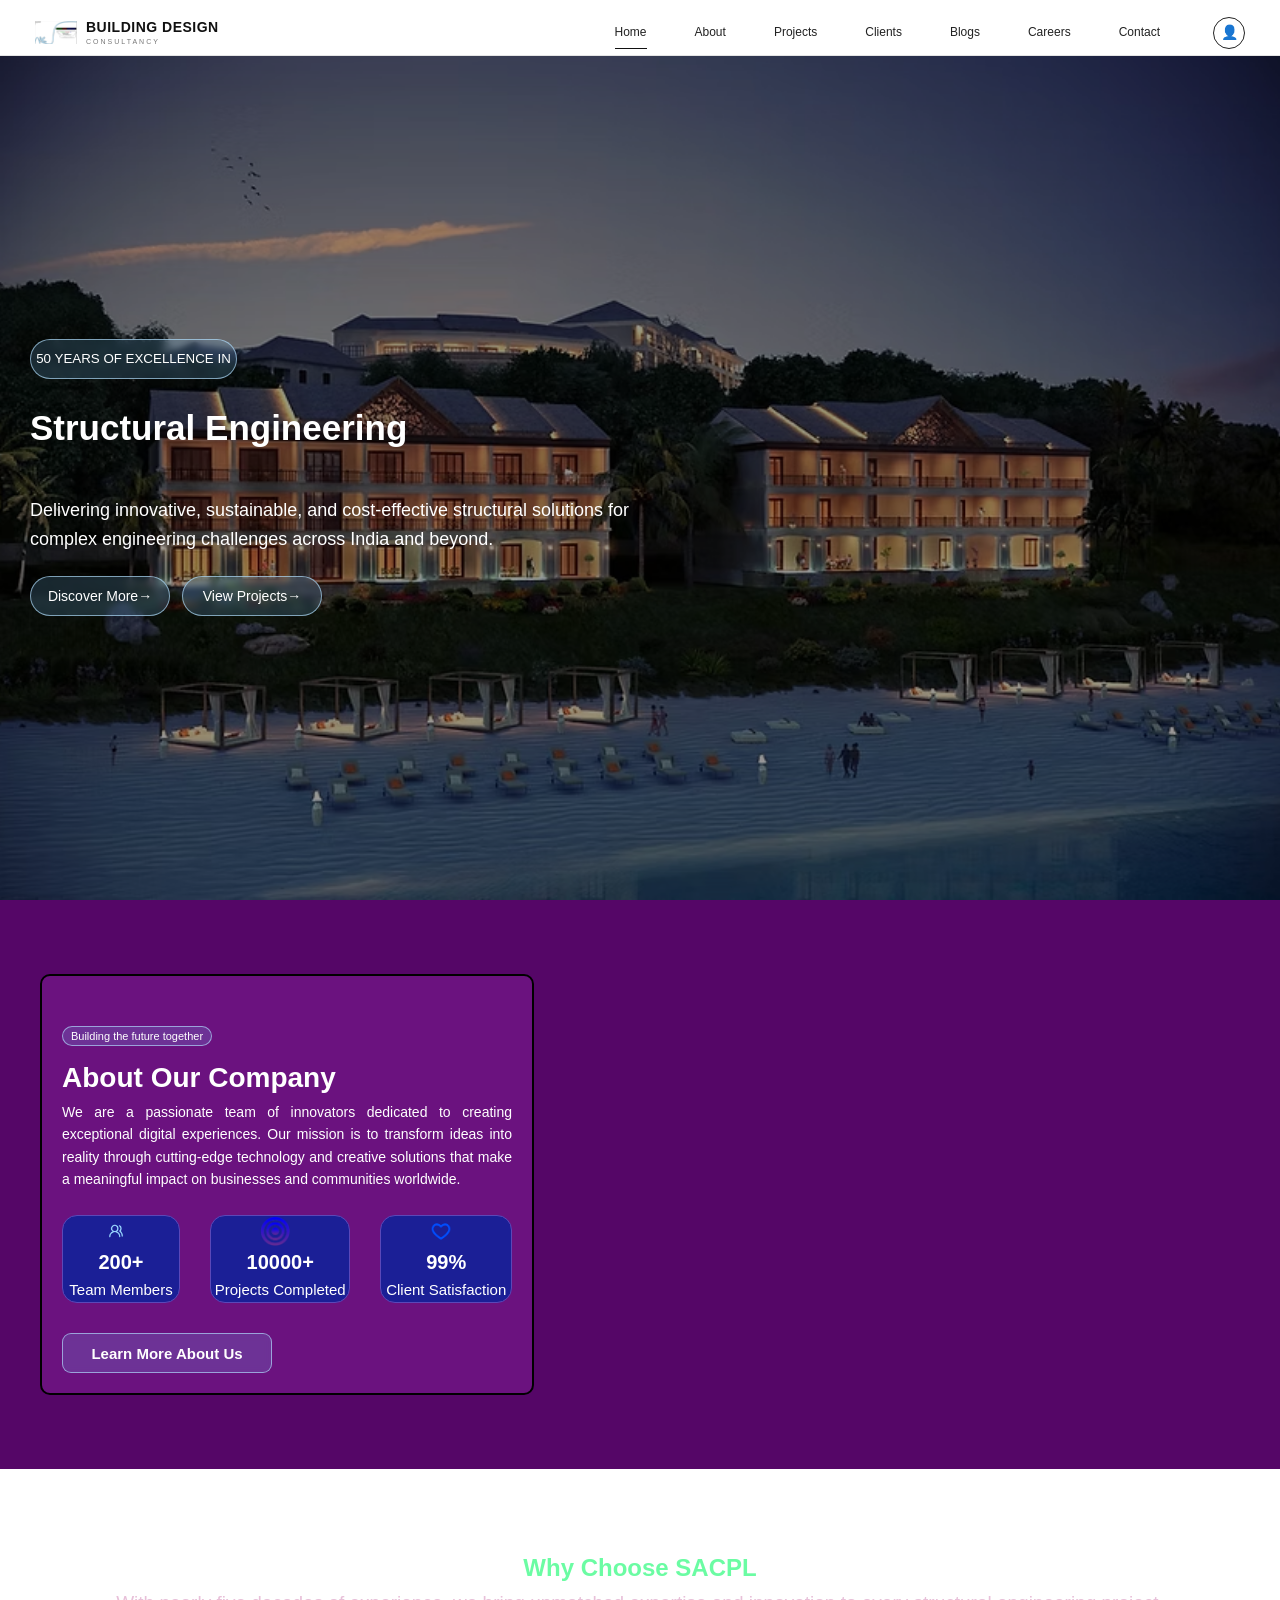
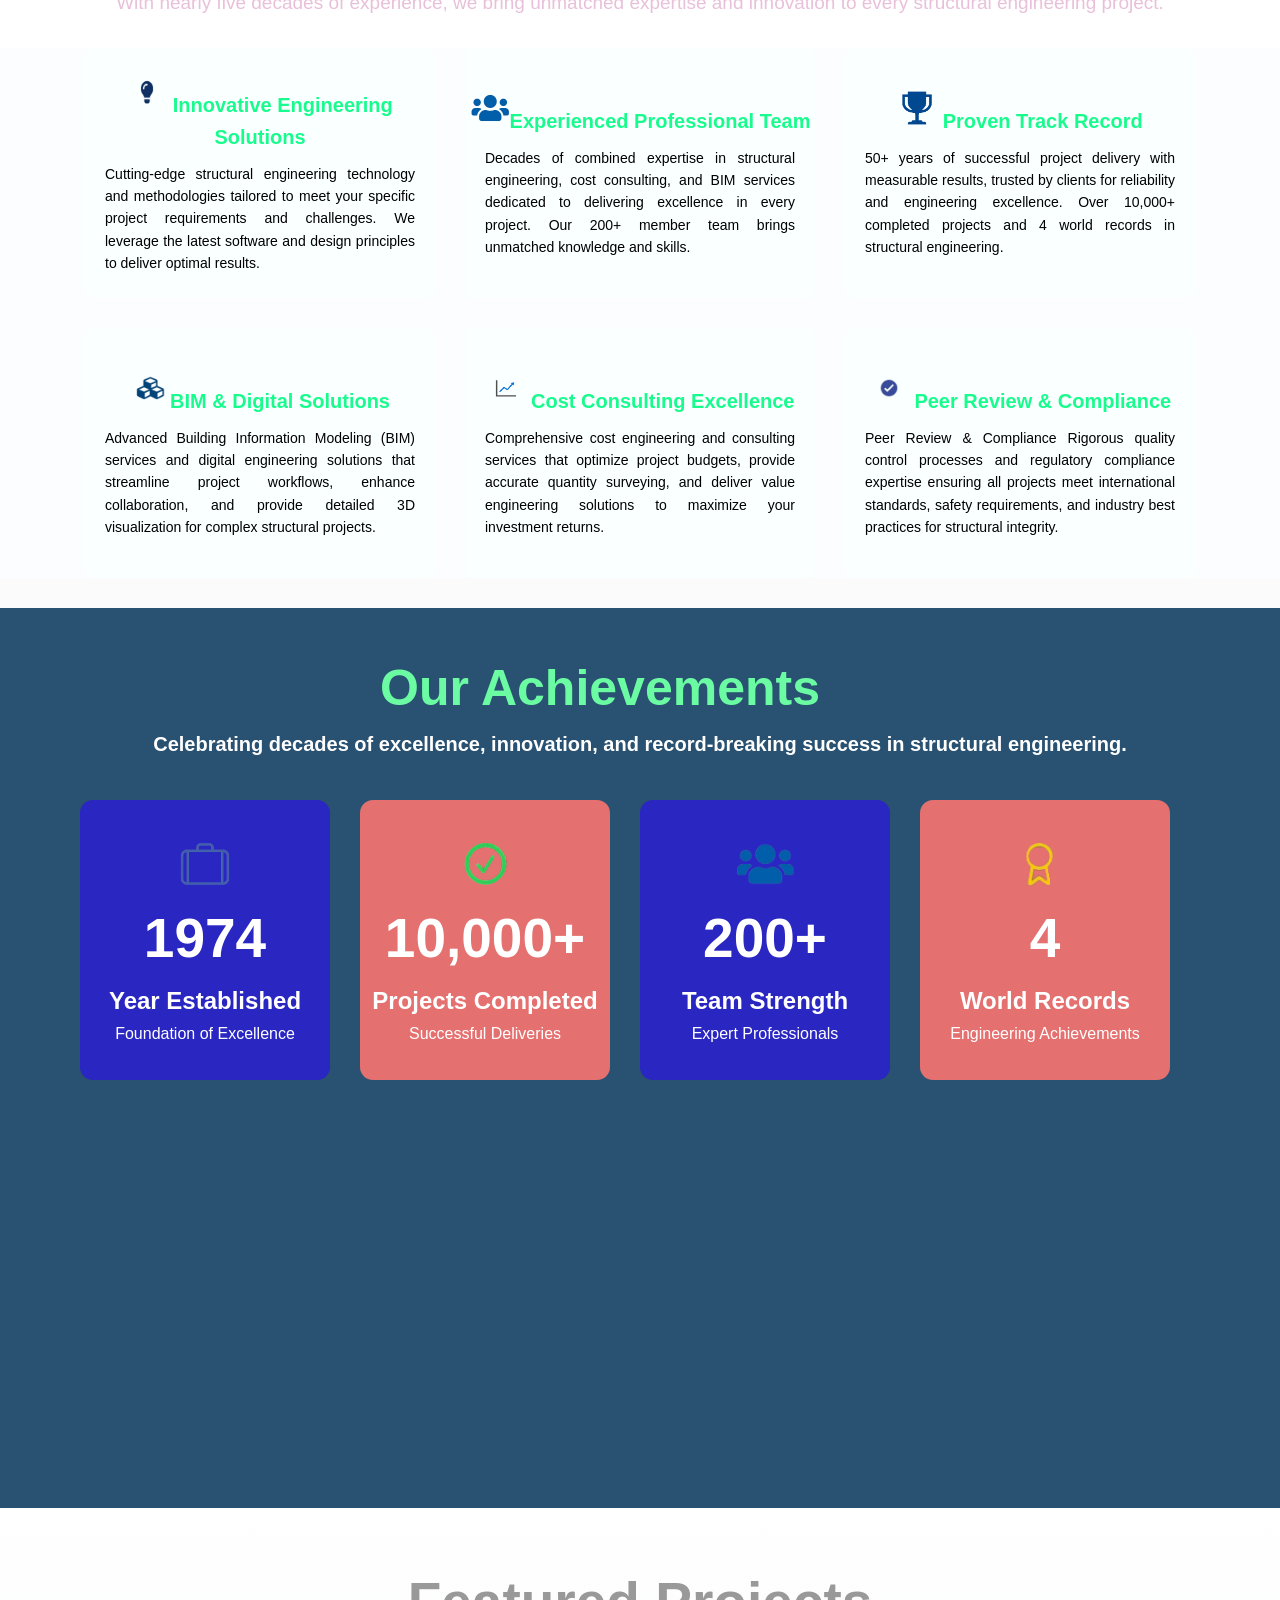
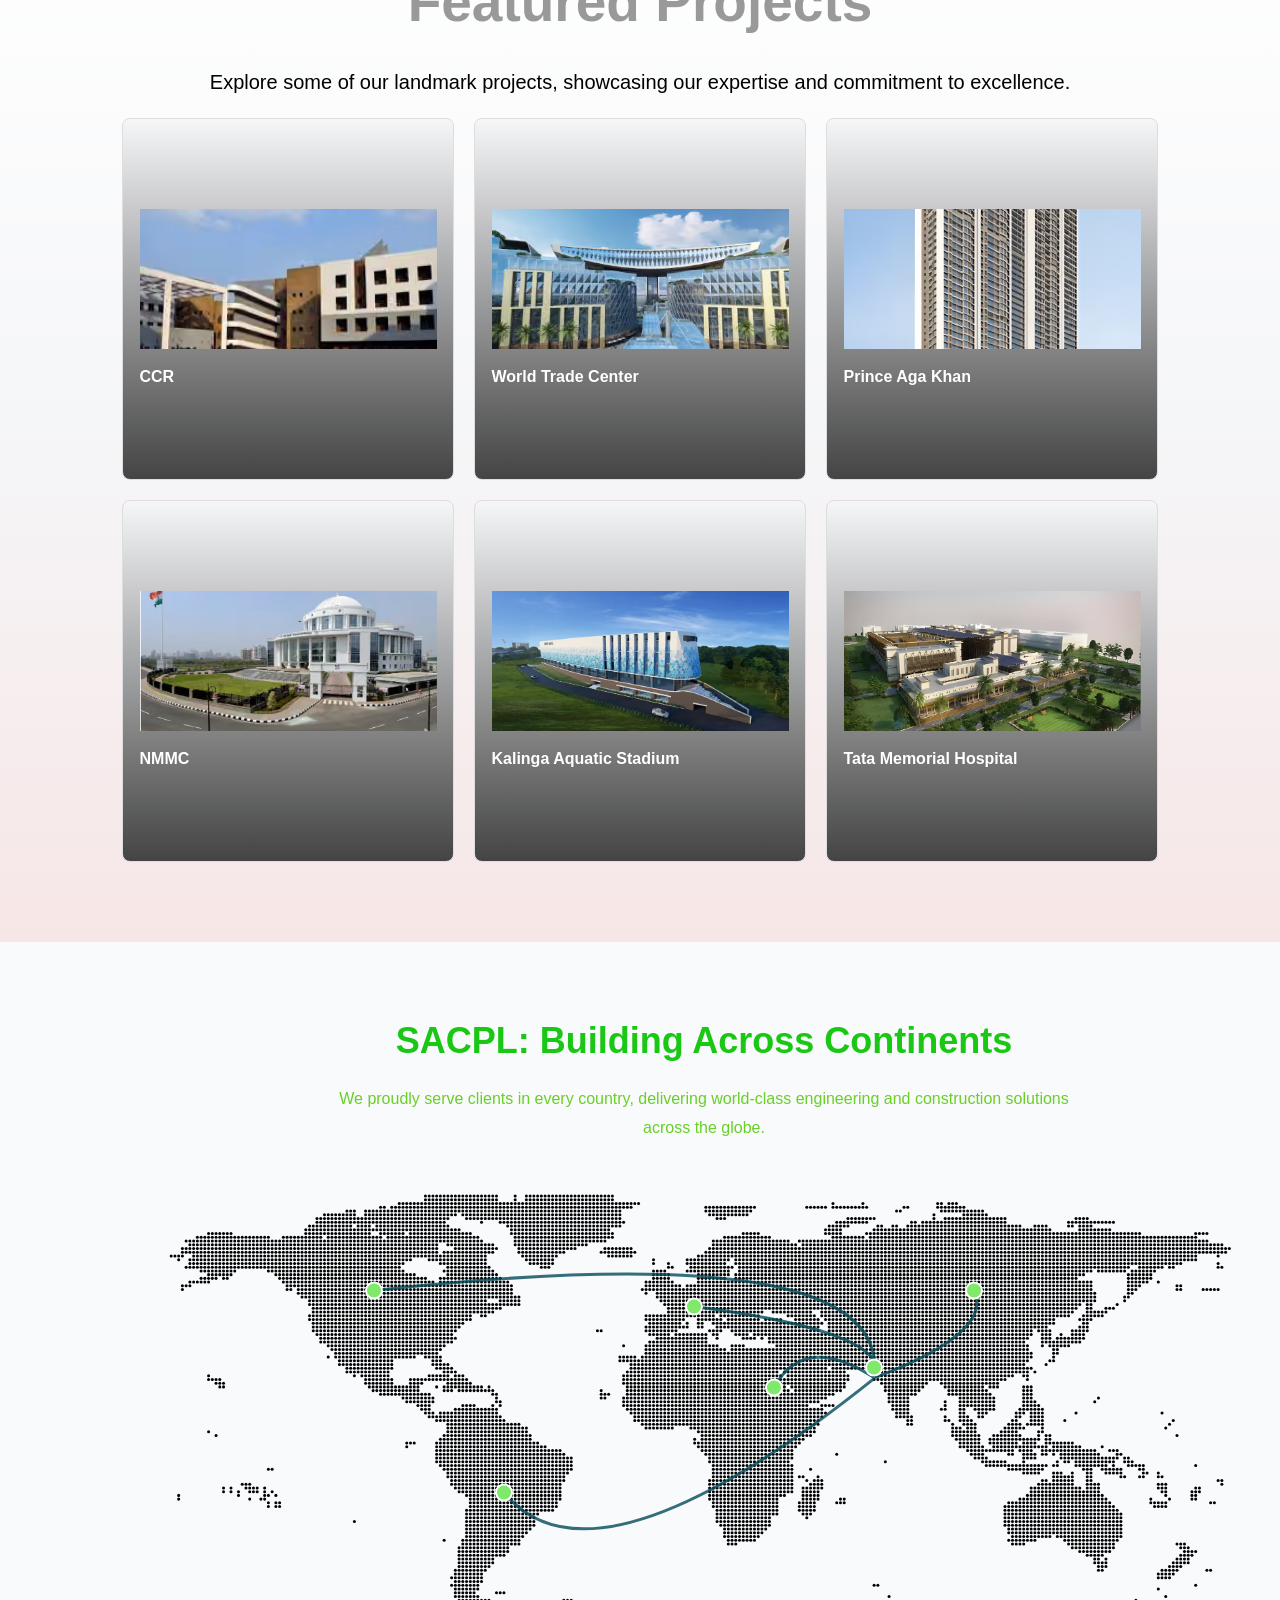
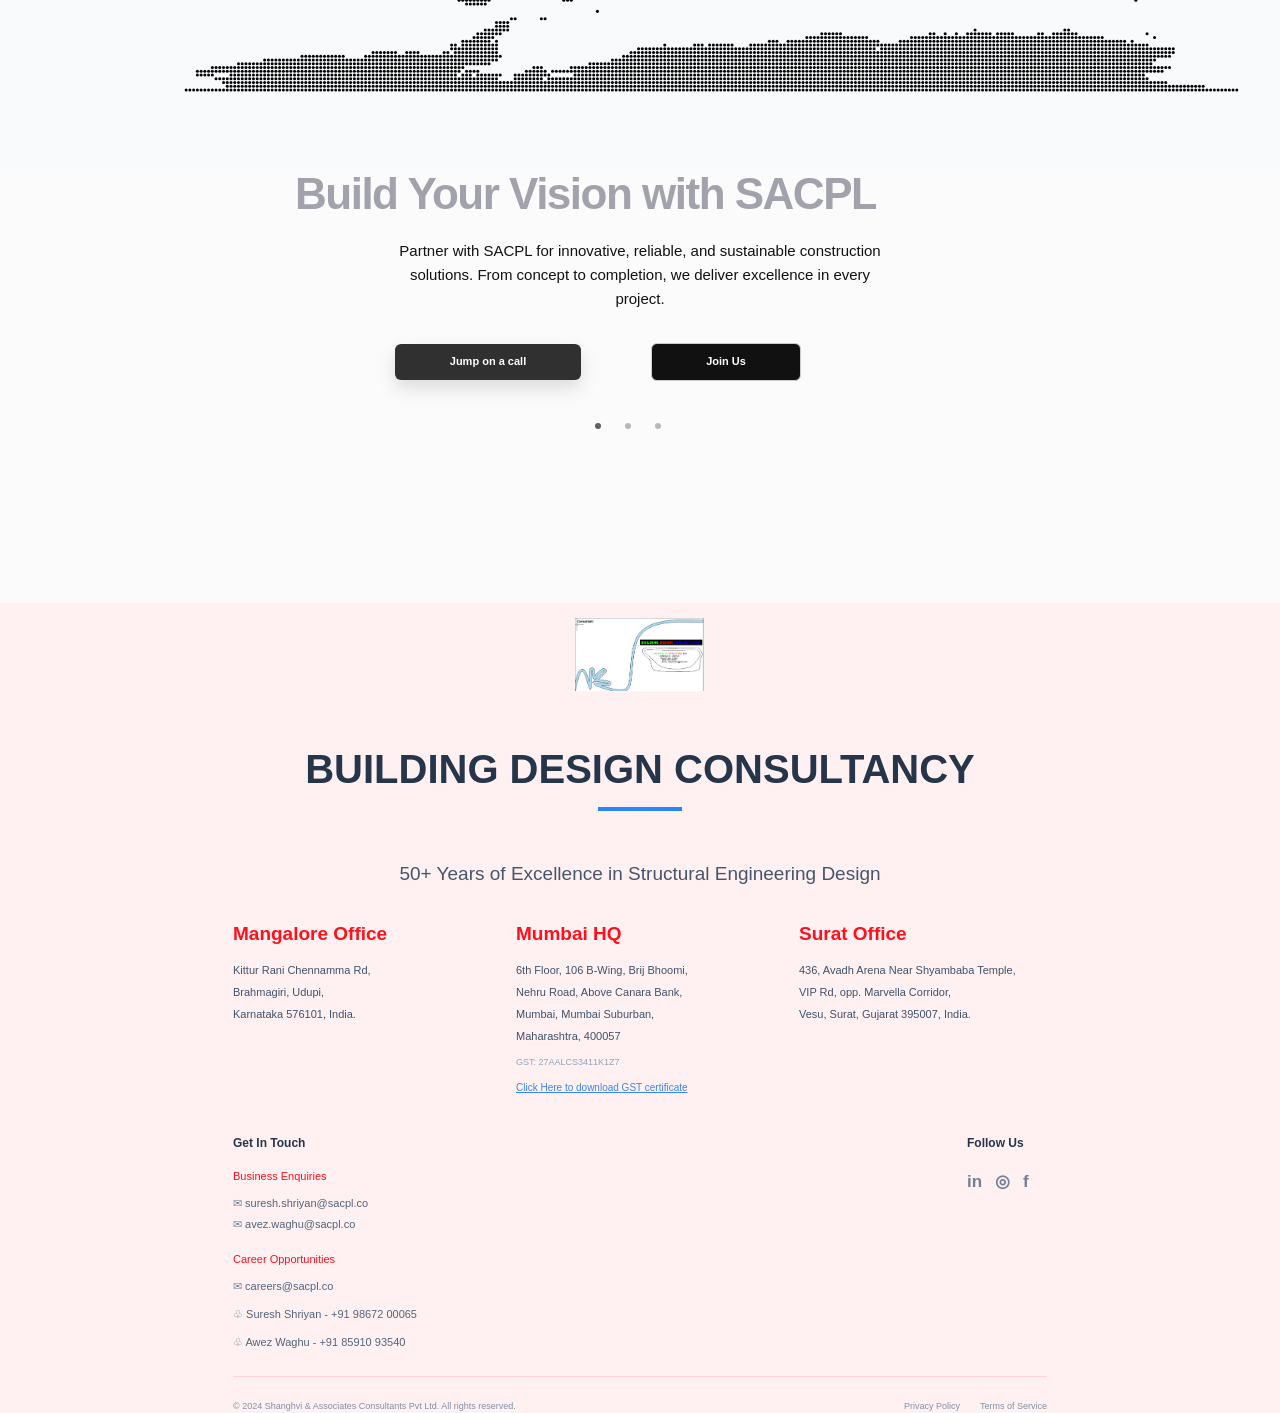
<file: index.html>
<!doctype html>
<html lang="en">

<head>
  <meta charset="UTF-8">
  <meta name="viewport" content="width=device-width,initial-scale=1.0">
  
  <meta name="description" content="Building Design Consultancy – Architecture, structure and BIM solutions.">
  <title>Building Design Consultancy</title>
  <link rel="preconnect" href="https://fonts.googleapis.com">
  <link rel="preconnect" href="https://fonts.gstatic.com" crossorigin>
  <link
    href="https://fonts.googleapis.com/css2?family=DM+Sans:wght@400;500;600;700&family=Manrope:wght@500;600;700;800&display=swap"
    rel="stylesheet">
  <link rel="stylesheet" href="style.css">
  
</head>

<body>
    <div id="site-header"></div>


<section class="hero">

    <div class="hero-slider">

        <div class="hero-slide active"
             style="background-image: url('assets/hero1.avif');">
        </div>

        <div class="hero-slide"
             style="background-image: url('assets/hero2.avif');">
        </div>

        <div class="hero-slide"
             style="background-image: url('assets/hero8.avif');">
        </div>

        <div class="hero-slide"
             style="background-image: url('assets/hero4.avif');">
        </div>

        <div class="hero-slide"
             style="background-image: url('assets/hero5.avif');">
        </div>

    </div>


    <div class="container hero-content">
      
        <button class="b1">50 YEARS OF EXCELLENCE IN</button>

        <h1>Structural Engineering</h1>

        <p class="hero-copy">
            Delivering innovative, sustainable, and cost-effective   structural
            solutions     for complex engineering challenges across India and beyond.
        </p>

        <div class="hero-actions">

           
            <button class="b2" href="#about">
                Discover More <span>→</span>
            </button>
            
            <button class="b2" href="#projects">
                View Projects <span>→</span>
            </button>

        </div>

    </div>

    

</section>
    <section class="Building">

      <div class="content">
        <button class="About_button">Building the future together</button>
        <h1>About Our Company</h1>
        <p>We are a passionate team of innovators dedicated to creating exceptional digital experiences. Our mission is
          to transform ideas into reality through cutting-edge technology and creative solutions that make a meaningful
          impact on businesses and communities worldwide.</p>
      <div class="team">        
      <div class="team1">
        <img src="./assets/icon_users.png" alt="">
        <p> <span>200+</span><br> Team Members</p>
      </div>
      <div class="team1">
        <img src="./assets/R.png" alt="">
        <p><span>10000+</span> <br> Projects Completed</p>
      </div>
      <div class="team1">
        <img src="./assets/value-we-care.png" alt="">
        <p><span>99%</span> <br> Client Satisfaction</p>
      </div>
      </div>
        
      <button class="learn">Learn More About Us </button>
      

      </div>
      <div class="video">
        <video width="100%" autoplay muted loop playsinline>
          <source src="assets/video.mp4" type="video/mp4">
        </video>
      </div>

    </section>
    <section class="services">
      <div class="content1">
        <h1>Why Choose SACPL</h1>
        <p>With nearly five decades of experience, we bring unmatched expertise and innovation to every structural
          engineering project.</p>
      </div>
      <div class="boxses">
      <div class="box">
       
        <h1> <img src="./assets/utilityfailure_1.png"  alt=""> Innovative Engineering Solutions </h1>
        <p>Cutting-edge structural engineering technology and methodologies tailored to meet your specific project
          requirements and challenges. We leverage the latest software and design principles to deliver optimal results.
        </p>
      </div>
      <div class="box">
        
        <h1><img src="./assets/users-icon__1.png" alt="">Experienced Professional Team </h1>
        <p>
          Decades of combined expertise in structural engineering, cost consulting, and BIM services dedicated to
          delivering excellence in every project. Our 200+ member team brings unmatched knowledge and skills.</p>
      </div>
      <div class="box">
        
        <h1> <img src="./assets/aerospace.png" alt=""> Proven Track Record </h1>
        <p>50+ years of successful project delivery with measurable results, trusted by clients for reliability and
          engineering excellence. Over 10,000+ completed projects and 4 world records in structural engineering.</p>
      </div>
      <div class="box">
        
        <h1><img src="./assets/Icon8.png" alt="">BIM & Digital Solutions </h1>
        <p>
          Advanced Building Information Modeling (BIM) services and digital engineering solutions that streamline
          project workflows, enhance collaboration, and provide detailed 3D visualization for complex structural
          projects. </p>
      </div>
      <div class="box">
        
        <h1><img src="./assets/chart-6759438_1280.png" alt=""> Cost Consulting Excellence </h1>
        <p>
          Comprehensive cost engineering and consulting services that optimize project budgets, provide accurate
          quantity surveying, and deliver value engineering solutions to maximize your investment returns. </p>
      </div>
      <div class="box">
        
        <h1><img src="./assets/OIP.png" alt=""> Peer Review & Compliance </h1>
        <p>Peer Review & Compliance
          Rigorous quality control processes and regulatory compliance expertise ensuring all projects meet
          international standards, safety requirements, and industry best practices for structural integrity.
        </p>
      </div>
      </div>
    </section>
<section class="Our">
  <div class="text">
      <h1>Our Achievements</h1>
      <p>Celebrating decades of excellence, innovation, and record-breaking success in structural engineering.</p>
  </div>
  <div class="main">
  <div class="box3">
    <img src="./assets/pa2-box3.png" alt="">
    <h1>1974</h1>
    <h2>Year Established</h2>
    <p>Foundation of Excellence</p>
  </div>
  <div class="box3" style=" background-color: rgb(229, 112, 112); ">
    <img src="./assets/OIP__1_box3.png" alt="">
    <h1>10,000+</h1>
    <h2>Projects Completed</h2>
    <p>Successful Deliveries</p>
  </div>
  <div class="box3">
    <img src="./assets/users-icon__1.png" alt="">
    <h1>200+</h1>
    <h2>Team Strength</h2>
    <p>Expert Professionals</p>
  </div>
  <div class="box3" style=" background-color: rgb(229, 112, 112); ">
    <img src="./assets/image-box3.png" alt="">
    <h1>4</h1>
    <h2>World Records</h2>
    <p>Engineering Achievements</p>
  </div>
  <div>
    
  </div>
  </div>
</section>
<section class="six_image">
  <div class="pro">
    <h1>Featured Projects</h1>
    <p>Explore some of our landmark projects, showcasing our expertise and commitment to excellence.</p>
  </div>
  <div class="Main">
    <div class="box6"><img src="./index_image/ccr.avif" alt="">
    <h3>CCR</h3></div>
    <div class="box6"><img src="./index_image/wtc.avif" alt="">
    <h3>World Trade Center</h3></div>
    <div class="box6"><img src="./index_image/agakhan.avif" alt="">
    <h3>Prince Aga Khan</h3></div>
    <div class="box6"><img src="./index_image/nmmc.avif" alt="">
    <h3>NMMC</h3></div>
    <div class="box6"><img src="./index_image/kalinga.avif" alt="">
    <h3>Kalinga Aquatic Stadium</h3></div>
    <div class="box6"><img src="./index_image/tatamemorial.avif" alt="">
    <h3>Tata Memorial Hospital</h3></div>
  </div>
</section>
<section class="map">

    <!-- Heading -->
    <div class="SACPL">
        <h1>SACPL: Building Across Continents</h1>

        <p>
            We proudly serve clients in every country, delivering world-class
            engineering and construction solutions across the globe.
        </p>
    </div>

    <!-- World Map -->
    <div class="map-container">

        <img class="world-map"
             src="./assets/World-Map-Dots.svg"
             alt="Dotted world map">

        <!-- SVG Routes and Clickable Countries -->
        <svg class="routes" viewBox="0 0 1100 470">

            <!-- Connection Routes -->
            <path d="M350 285 Q440 395 720 171"/>
            <path d="M620 180 Q650 125 720 170"/>
            <path d="M220 83 Q740 25 720 170"/>
            <path d="M820 83 Q840 125 721 170"/>
            <path d="M540 99 Q740 125 721 170"/>

           
             <!-- Europe -->
            <g class="country-marker"
               data-country="euope"
               tabindex="0"
               role="button"
               aria-label="Show India">

                <circle class="marker-circle"
                        cx="540" cy="99" r="8"/>

                <text class="country-label"
                      x="575" y="99">EUROPE</text>
            </g>

            <!-- AFRICA -->
            <g class="country-marker"
               data-country="United Kingdom"
               tabindex="0"
               role="button"
               aria-label="Show United Kingdom">

                <circle class="marker-circle"
                        cx="620" cy="180" r="8"/>

                <text class="country-label"
                      x="635" y="175">AFRICA</text>
            </g>

            <!--SOUTH AMERICA -->
            <g class="country-marker"
               data-country="United States"
               tabindex="0"
               role="button"
               aria-label="Show United States">

                <circle class="marker-circle"
                        cx="350" cy="285" r="8"/>

                <text class="country-label"
                      x="335" y="270">SOUTH AMERICA</text>
            </g>

            <!-- India -->
            <g class="country-marker"
               data-country="Germany"
               tabindex="0"
               role="button"
               aria-label="Show Germany">

                <circle class="marker-circle"
                        cx="720" cy="160" r="8"/>

                <text class="country-label"
                      x="765" y="178">India</text>
            </g>

            <!-- NORTH AMMERICA -->
            <g class="country-marker"
               data-country="NORTH AMMERICA"
               tabindex="0"
               role="button"
               aria-label="Show NORTH AMMERICA">

                <circle class="marker-circle"
                        cx="220" cy="83" r="8"/>

                <text class="country-label"
                      x="235" y="78">NORTH AMMERICA</text>
            </g>

            <!-- China -->
            <g class="country-marker"
               data-country="China"
               tabindex="0"
               role="button"
               aria-label="Show Japan">

                <circle class="marker-circle"
                        cx="820" cy="83" r="8"/>

                <text class="country-label"
                      x="835" y="78">China</text>
            </g>

        </svg>

        <!-- Country Information Popup -->
        <div class="country-popup" id="countryPopup" aria-live="polite">

            <button class="popup-close"
                    id="closePopup"
                    type="button"
                    aria-label="Close popup">&times;</button>

            <span class="popup-label">OUR GLOBAL PRESENCE</span>

            <h2 id="countryName">India</h2>

            <p id="countryDescription">
                Explore our engineering and construction presence.
            </p>

        </div>

    </div>

</section>







    <section class="vision">
        <div class="hero-content">

            <h1>
                Build Your Vision <span>with SACPL</span>
            </h1>

            <p>
                Partner with SACPL for innovative, reliable, and sustainable construction
                solutions. From concept to completion, we deliver excellence in every
                project.
            </p>

            <div class="hero-buttons">
                <a href="#contact" class="btn btn-primary">
                    Jump on a call
                </a>

                <a href="#join" class="btn btn-secondary">
                    Join Us
                </a>
            </div>

            <div class="slider-dots">
                <span class="dot active"></span>
                <span class="dot"></span>
                <span class="dot"></span>
            </div>

        </div>
    </section>







 <div id="site-footer"></div>








    <script src="script.js"></script>
</body>

</html>
</file>
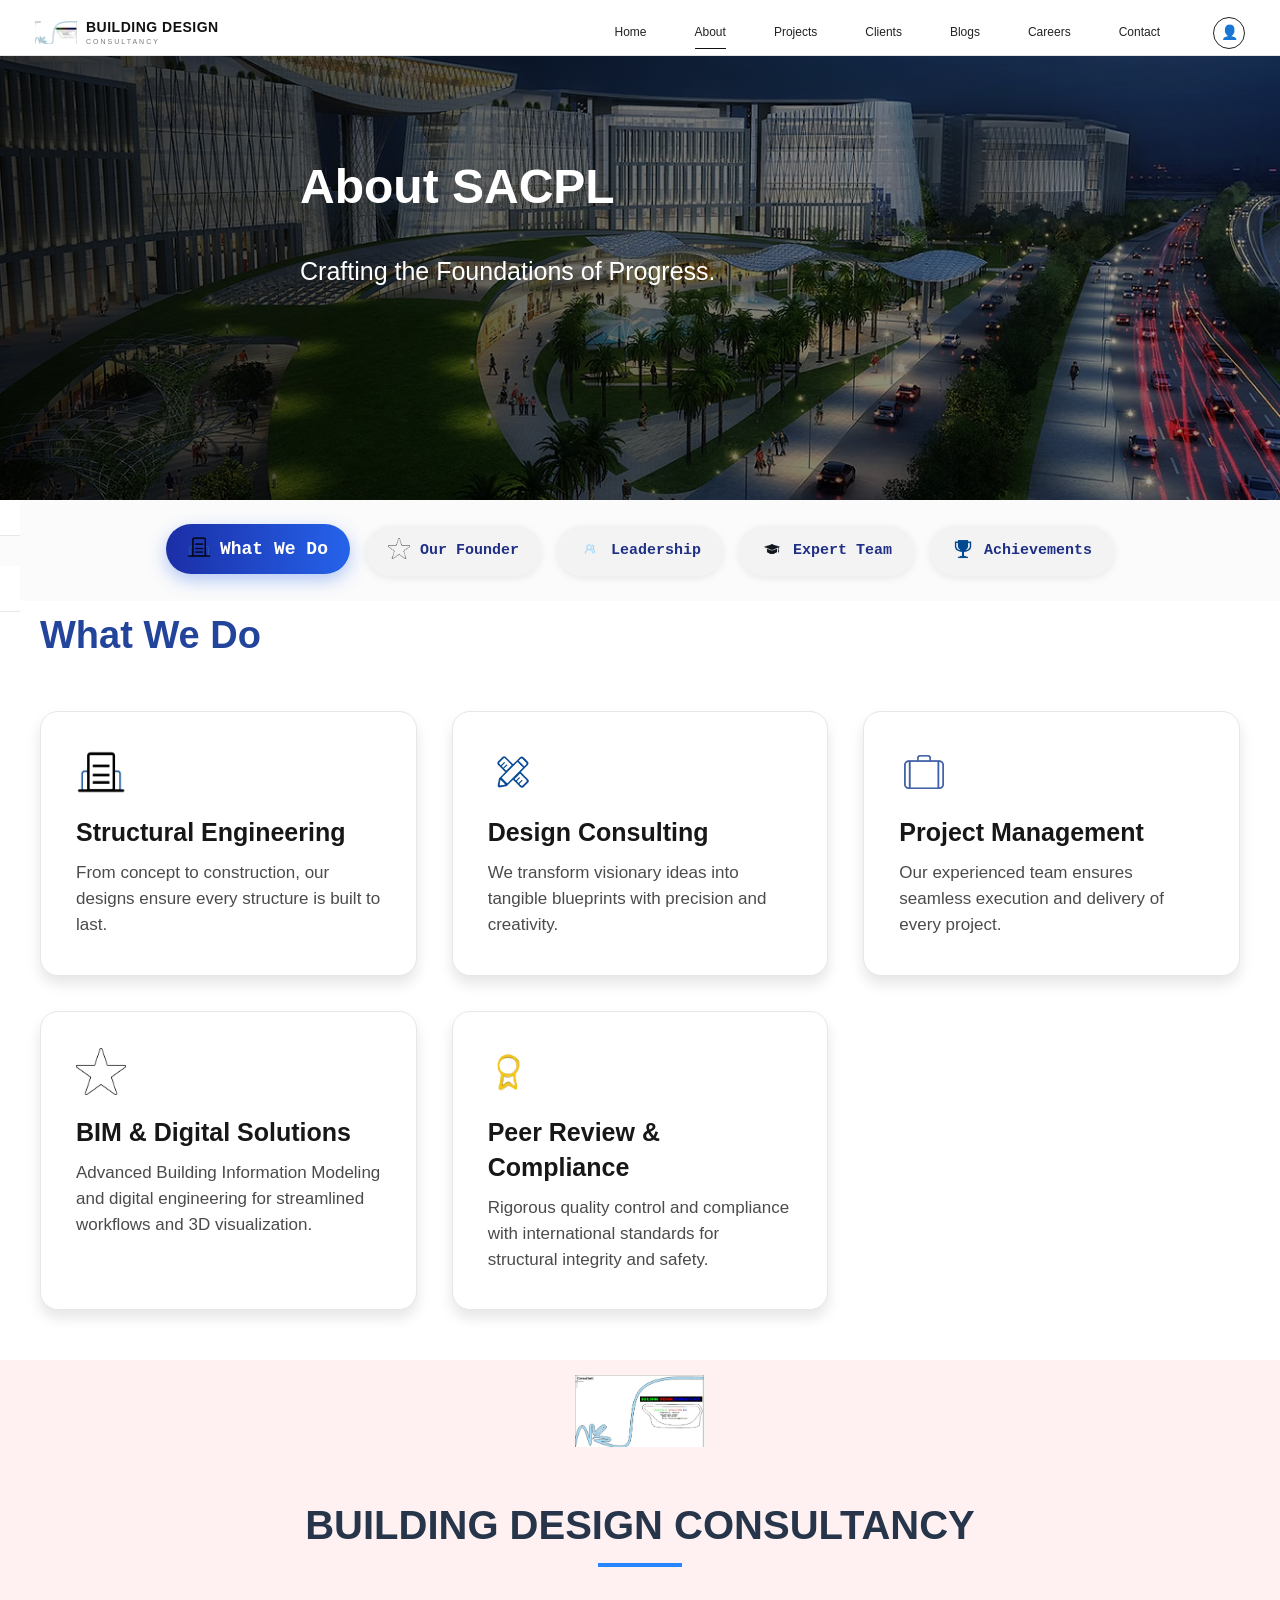
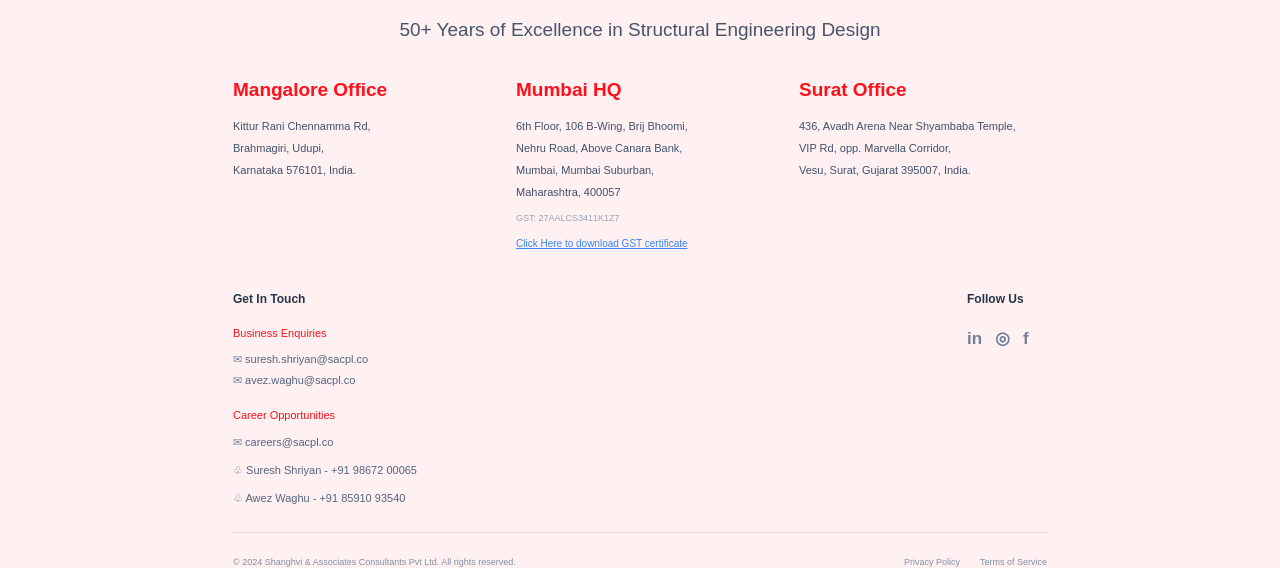
<file: About.html>
<!DOCTYPE html>
<html lang="en">

<head>
    <meta charset="UTF-8">
    <meta name="viewport" content="width=device-width, initial-scale=1.0">
    <title>Document</title>
    <link rel="stylesheet" href="style.css">
    <link rel="stylesheet" href="about.css">
</head>

<body>

    <div id="site-header"></div>

    <section class="about">

        <img src="./assets/hero6.avif" alt="Structural engineering" class="about-image">

        <div class="about_text">
            <h1>About SACPL</h1>

            <div class="text-slider">
                <p class="active">Innovating for a Stronger Tomorrow.</p>
                <p>Excellence in Every Beam and Blueprint.</p>
                <p>Crafting the Foundations of Progress.</p>
                <p>Your Partner in Structural Excellence.</p>
                <p>Sustainable Solutions, Enduring Impact.</p>
                <p>Trusted for 50 Years of Innovation.</p>
                <p>Where Vision Meets Precision.</p>
                <p>Engineering the Future, One Structure at a Time.</p>
                <p>Transforming Ideas into Iconic Realities.</p>
                <p>Building Tomorrow's Landmarks Today. We are pioneers
                    in construction excellence, creating sustainable and
                    innovative structures that shape the future.</p>
            </div>
        </div>

    </section>
    <nav1>
        <div>
            <div>
                <button class="active" data-target="what-we-do">
                    <samp><img src="./assets/OIP__1_-removebg-preview (1).png" alt=""></samp>
                    <samp>
                        <h2>What We Do</h2>
                    </samp>
                </button>

                <button data-target="our-founder">
                    <samp><img
                            src="./assets/line-icon-star-outline-icon-on-white-background-vector-removebg-preview.png"
                            alt=""></samp>
                    <samp>
                        <h2>Our Founder</h2>
                    </samp>
                </button>

                <button data-target="leadership">
                    <samp><img src="./assets/icon_users.png" alt=""></samp>
                    <samp>
                        <h2>Leadership</h2>
                    </samp>
                </button>

                <button data-target="expert-team">
                    <samp><img src="./assets/44bd283ec63956d10ff8fbe4859ba3b6-removebg-preview.png" alt=""></samp>
                    <samp>
                        <h2>Expert Team</h2>
                    </samp>
                </button>

                <button data-target="achievements">
                    <samp><img src="./assets/aerospace.png" alt=""></samp>
                    <samp>
                        <h2>Achievements</h2>
                    </samp>
                </button>
            </div>

        </div>
    </nav1>

    <section id="what-we-do" class="tab-content">
        <h2>What We Do</h2>
        <div>
            <div>
                <img src="./assets/OIP__1_-removebg-preview (1).png" alt="">
                <h1>Structural Engineering</h1>
                <p>From concept to construction, our designs ensure every structure is built to last.</p>
            </div>
            <div>
                <img src="./assets/20-200-200-removebg-preview.png" alt="">
                <h1>Design Consulting</h1>
                <p>We transform visionary ideas into tangible blueprints with precision and creativity.</p>
            </div>
            <div>
                <img src="./assets/pa2-box3.png" alt="">
                <h1>Project Management</h1>
                <p>Our experienced team ensures seamless execution and delivery of every project.</p>
            </div>
            <div>
                <img src="./assets/line-icon-star-outline-icon-on-white-background-vector-removebg-preview.png" alt="">
                <h1>BIM & Digital Solutions</h1>
                <p>Advanced Building Information Modeling and digital engineering for streamlined workflows and 3D visualization.</p>
            </div>
            <div>
                <img src="./assets/image-box3.png" alt="">
                <h1>Peer Review & Compliance</h1>
                <p>Rigorous quality control and compliance with international standards for structural integrity and safety.</p>
            </div>
        </div>
    </section>


<section id="our-founder" class="tab-content">
    <div class="founder-container">

        <h2 class="founder-main-title">Our visionary founder</h2>

        <div class="founder-card">

            <!-- Founder Details -->
            <div class="founder-details">

                <div class="founder-intro">
                    <h3>Mr. Suresh P Shanghvi</h3>
                    <p class="founder-role">Founder &amp; Chairman</p>
                    <div class="founder-line"></div>
                </div>

                <div class="founder-info">
                    <h4><span></span>Vision &amp; Philosophy</h4>
                    <p>
                        Client satisfaction is of utmost importance to us &amp;
                        we work towards client expectations by addressing each
                        requirement in a unique and valued manner. We utilize
                        our vast experience and awareness of the latest design
                        trends to achieve effective designs for our clients,
                        simultaneously pushing the limits of innovation.
                    </p>
                </div>

                <div class="founder-info">
                    <h4><span></span>Company Growth Journey</h4>
                    <p>
                        From a 2-person team established in 1973 with
                        Mr. Vinod Fondekar and Mr. Prakash Satam as founder
                        employees, we have grown into a team of 200+ professionals,
                        headed by Mr. Biju Nair as Technical Director,
                        Mr. Rajiv Shanghvi as MD, Mr. Nikhil Shanghvi as CEO,
                        and Mr. Sachin K C as COO.
                    </p>
                </div>

                <div class="founder-info">
                    <h4><span></span>Industry Leadership &amp; Innovation</h4>
                    <p>
                        As industry leaders, we have set trends such as using
                        computers for engineering design calculations and
                        developing internal software like PLANWIN (as early as
                        1985), using CAD in 1992, employing digital cameras for
                        site inspection and reporting in 1999, developing a
                        site inspection app in 2014, and migrating to BIM in 2019.
                    </p>
                </div>

                <div class="founder-info">
                    <h4><span></span>Global Reach &amp; Impact</h4>
                    <p>
                        Over the years, Team SACPL has made its mark across
                        residential, commercial, industrial, retail,
                        institutional, hospitality, and healthcare sectors
                        both in India and internationally. Our projects span
                        Dubai, Abu Dhabi, Iran, Dar-e-Salam, the Caribbean,
                        Nepal, Tanzania, and many other countries.
                    </p>
                </div>

                <div class="founder-info">
                    <h4><span></span>Recognition &amp; Awards</h4>
                    <p>
                        Team SACPL has been honoured with records in the
                        Limca Books of World Records and India Book of World
                        Records for the longest span in the NMMC HO office.
                    </p>
                </div>

            </div>

            <!-- Founder Image and Highlights -->
            <aside class="founder-sidebar">

                <div class="founder-profile">
                    <a href="#" target="_blank" rel="noopener noreferrer">
                        <img src="./assets/founder.avif"
                             alt="Mr. Suresh P Shanghvi">
                    </a>

                    <p>Click for LinkedIn Profile</p>
                </div>

                <div class="founder-highlights">
                    <h5>Key Highlights</h5>

                    <div class="highlight-row">
                        <span>Founded</span>
                        <strong>1974</strong>
                    </div>

                    <div class="highlight-row">
                        <span>Team Size</span>
                        <strong>200+</strong>
                    </div>

                    <div class="highlight-row">
                        <span>Countries</span>
                        <strong>8+</strong>
                    </div>

                    <div class="highlight-row">
                        <span>Experience</span>
                        <strong>50+ Years</strong>
                    </div>
                </div>

            </aside>

        </div>
    </div>
</section>

  


<section id="leadership" class="tab-content">
    <div class="leaders-container">

        <h2 class="leaders-title">Our Visionary Leaders</h2>

        <div class="leaders-grid">

            <div class="leader-card">
                <img src="./about_image/founder.avif"
                     alt="Suresh Shanghvi">
                <h3>Suresh Shanghvi</h3>
                <p class="leader-role">Chairman</p>
                <p class="leader-description">
                    Suresh Shanghvi leads the company with a visionary
                    approach and decades of industry experience.
                </p>
            </div>

            <div class="leader-card">
                <img src="./about_image/vinooN.avif"
                     alt="Vinoo Naik">
                <h3>Vinoo Naik</h3>
                <p class="leader-role">Technical Director</p>
                <p class="leader-description">
                    Vinoo Naik drives our technical excellence across
                    all projects.
                </p>
            </div>

            <div class="leader-card">
                <img src="./about_image/bijuN.avif"
                     alt="Biju Nair">
                <h3>Biju Nair</h3>
                <p class="leader-role">Technical Director</p>
                <p class="leader-description">
                    Biju Nair leads our technical operations with
                    innovative solutions.
                </p>
            </div>

            <div class="leader-card">
                <img src="./about_image/nikhil1.avif"
                     alt="Nikhil Shanghvi">
                <h3>Nikhil Shanghvi</h3>
                <p class="leader-role">CEO</p>
                <p class="leader-description">
                    Nikhil drives our company vision and ensures
                    robust business growth.
                </p>
            </div>

            <div class="leader-card">
                <img src="./about_image/rajivSq.avif"
                     alt="Rajiv Shanghvi">
                <h3>Rajiv Shanghvi</h3>
                <p class="leader-role">Director</p>
                <p class="leader-description">
                    Rajiv brings strategic oversight and deep
                    industry knowledge.
                </p>
            </div>

            <div class="leader-card">
                <img src="./about_image/sachinK.avif"
                     alt="Sachin Kumar">
                <h3>Sachin Kumar</h3>
                <p class="leader-role">COO</p>
                <p class="leader-description">
                    Sachin oversees daily operations and ensures
                    efficiency across the company.
                </p>
            </div>

            <div class="leader-card">
                <img src="./about_image/sureshS.avif"
                     alt="Suresh Shriyan">
                <h3>Suresh Shriyan</h3>
                <p class="leader-role">Director - Business</p>
                <p class="leader-description">
                    Suresh Shriyan oversees our business strategy
                    and market expansion.
                </p>
            </div>

            <div class="leader-card">
                <img src="./about_image/rahulD.avif"
                     alt="Rahul Dangi">
                <h3>Rahul Dangi</h3>
                <p class="leader-role">CEO, MDSPL</p>
                <p class="leader-description">
                    Rahul Dangi leads our company initiatives with
                    passion and expertise.
                </p>
            </div>

            <div class="leader-card">
                <img src="./about_image/1755512786096-ih5065fxied.avif"
                     alt="Bhagavan Das">
                <h3>Bhagavan Das</h3>
                <p class="leader-role">Director - SACPL Mangalore</p>
                <p class="leader-description"></p>
            </div>

            <div class="leader-card">
                <img src="./about_image/1755520480839-508838m7rup.avif"
                     alt="Dhaval Patoliya">
                <h3>Dhaval Patoliya</h3>
                <p class="leader-role">Director - SACPL Gujarat</p>
                <p class="leader-description"></p>
            </div>

            <div class="leader-card">
                <img src="./about_image/1773637421111-v1z1j2yshla.avif"
                     alt="Nayan Fatania">
                <h3>Nayan Fatania</h3>
                <p class="leader-role">Director - SACPL Goa</p>
                <p class="leader-description"></p>
            </div>

            <div class="leader-card">
                <img src="./about_image/1782110350008-5smoumtsf0r.avif"
                     alt="Lahira Salkar">
                <h3>Lahira Salkar</h3>
                <p class="leader-role">Technical Director - SACPL Goa</p>
                <p class="leader-description"></p>
            </div>

            <div class="leader-card">
                <img src="./about_image/1755512981465-2khb3kmvbt9.avif"
                     alt="Vinda Dravid">
                <h3>Vinda Dravid</h3>
                <p class="leader-role">Business Expansion Head</p>
                <p class="leader-description"></p>
            </div>

            <div class="leader-card">
                <img src="./about_image/1755511915420-q0vn63ycfqf.avif"
                     alt="Awez Waghu">
                <h3>Awez Waghu</h3>
                <p class="leader-role">Business Development</p>
                <p class="leader-description"></p>
            </div>

        </div>
    </div>
</section>

   

  
    <section  id="expert-team" class="tab-content">
        <div class="team-container">

            <h2 class="section-title">Our Expert Team</h2>

            <div class="team-grid">

                <div class="team-card">
                    <img src="./about_image/prashant.avif"
                         alt="Prashant Chorghe">
                    <h3>Prashant Chorghe</h3>
                    <p>General Manager: Design</p>
                </div>

                <div class="team-card">
                    <img src="./about_image/murtuza.avif"
                         alt="Murtuza Jambughodawala">
                    <h3>Murtuza Jambughodawala</h3>
                    <p>General Manager: Design</p>
                </div>

                <div class="team-card">
                    <img src="./about_image/afroz.avif"
                         alt="Afroz Alam">
                    <h3>Afroz Alam</h3>
                    <p>Associate General Manager QC Projects</p>
                </div>

                <div class="team-card">
                    <img src="./about_image/mangesh.avif"
                         alt="Mangesh Chorghe">
                    <h3>Mangesh Chorghe</h3>
                    <p>Principal Engineer: Design</p>
                </div>

                <div class="team-card">
                    <img src="./about_image/sadaf.avif"
                         alt="Sadaf Quadri">
                    <h3>Sadaf Quadri</h3>
                    <p>Principal Engineer: Design</p>
                </div>

                <div class="team-card">
                    <img src="./about_image/1792155348215-ed4t6i6imm9.avif"
                         alt="Vishal Kevat">
                    <h3>Vishal Kevat</h3>
                    <p>Principal Engineer: Design</p>
                </div>

                <div class="team-card">
                    <img src="./about_image/keshav.avif"
                         alt="Keshav Godkar">
                    <h3>Keshav Godkar</h3>
                    <p>Sr. Principal Designer: Design</p>
                </div>

                <div class="team-card">
                    <img src="./about_image/1755842198891-gphwxzxkllf.avif"
                         alt="Shekhar Gawade">
                    <h3>Shekhar Gawade</h3>
                    <p>Sr. Principal Designer - Design</p>
                </div>

                <div class="team-card">
                    <img src="./about_image/someer.avif"
                         alt="Someer Das">
                    <h3>Someer Das</h3>
                    <p>Sr. Principal Designer: Design</p>
                </div>

                <div class="team-card">
                    <img src="./about_image/sagar.avif"
                         alt="Sagar Marathe">
                    <h3>Sagar Marathe</h3>
                    <p>Sr. Lead Engineer: Design</p>
                </div>

                <div class="team-card">
                    <img src="./about_image/shilpaa.avif"
                         alt="Shilpa Pattikara">
                    <h3>Shilpa Pattikara</h3>
                    <p>Sr. Lead Engineer: Design</p>
                </div>

                <div class="team-card">
                    <img src="./about_image/pranit.avif"
                         alt="Pranit Khelurkar">
                    <h3>Pranit Khelurkar</h3>
                    <p>Sr. Lead Engineer: Design</p>
                </div>

                <div class="team-card">
                    <img src="./about_image/pradnya.avif"
                         alt="Pradnya Kasture">
                    <h3>Pradnya Kasture</h3>
                    <p>Sr. Lead Engineer: Design</p>
                </div>

                <div class="team-card">
                    <img src="./about_image/sanjay.avif"
                         alt="Sanjay Chavan">
                    <h3>Sanjay Chavan</h3>
                    <p>Principal Designer: Design</p>
                </div>

                <div class="team-card">
                    <img src="./about_image/vipul.avif"
                         alt="Vipul Kini">
                    <h3>Vipul Kini</h3>
                    <p>Sr. Lead Designer: Design</p>
                </div>

                <div class="team-card">
                    <img src="./about_image/chandan.avif"
                         alt="Chandan Thakur">
                    <h3>Chandan Thakur</h3>
                    <p>Sr. Lead Engineer: QC Project</p>
                </div>

                <div class="team-card">
                    <img src="./about_image/bhavsar.avif"
                         alt="Ghanshyam Bhavsar">
                    <h3>Ghanshyam Bhavsar</h3>
                    <p>Lead Engineer: QC Design</p>
                </div>

                <div class="team-card">
                    <img src="./about_image/arjun.avif"
                         alt="Arjun Walawalkar">
                    <h3>Arjun Walawalkar</h3>
                    <p>Lead Engineer: QC Design</p>
                </div>

                <div class="team-card">
                    <img src="./about_image/syed.avif"
                         alt="Syed Mohammed Saidani">
                    <h3>Syed Mohammed Saidani</h3>
                    <p>Lead Engineer: Design</p>
                </div>

                <div class="team-card">
                    <img src="./about_image/Suhas.avif"
                         alt="Suhas Jaitapkar">
                    <h3>Suhas Jaitapkar</h3>
                    <p>Lead Engineer: Design</p>
                </div>

                <div class="team-card">
                    <img src="./about_image/kaushal.avif"
                         alt="Kaushal Mhatre">
                    <h3>Kaushal Mhatre</h3>
                    <p>Lead Designer: Design</p>
                </div>

                <div class="team-card">
                    <img src="./about_image/varun.avif"
                         alt="Varunkumar Panchal">
                    <h3>Varunkumar Panchal</h3>
                    <p>Project Manager: BIM</p>
                </div>

                <div class="team-card">
                    <img src="./about_image/1755512054170-dfnxxy8cunk.avif"
                         alt="Iranna Badiger">
                    <h3>Iranna Badiger</h3>
                    <p>Project Manager: BIM</p>
                </div>

                <div class="team-card">
                    <img src="./about_image/1792155306856-ig8mhkssfp.avif"
                         alt="Vishal Kevat">
                    <h3>Vishal Kevat</h3>
                    <p>Principal Engineer: Design</p>
                </div>

                <div class="team-card">
                    <img src="./about_image/digvi.avif"
                         alt="Digvi Doshi">
                    <h3>Digvi Doshi</h3>
                    <p>Head, Billing &amp; Tendering</p>
                </div>

            </div>
        </div>
    </section>



    
<!-- Our Achievements Section -->
<section id="achievements" class="tab-content">
    <div class="achievements-container">

        <h2 class="achievements-title">Our Achievements</h2>

        <div class="achievements-grid">

            <div class="achievement-card">
                <img src="./assets/certificate4.webp" alt="SACPL Achievement 1" loading="lazy">
                <div class="achievement-overlay">
                    <div class="achievement-content">
                        <h3>Engineering Excellence</h3>
                        <p>Innovative structural solutions</p>
                    </div>
                </div>
            </div>

            <div class="achievement-card">
                <img src="./assets/certificate4 (1).webp" alt="SACPL Achievement 2" loading="lazy">
                <div class="achievement-overlay">
                    <div class="achievement-content">
                        <h3>Project Success</h3>
                        <p>Delivered on time, every time</p>
                    </div>
                </div>
            </div>

            <div class="achievement-card">
                <img src="./assets/OIP (2).webp" alt="SACPL Achievement 3" loading="lazy">
                <div class="achievement-overlay">
                    <div class="achievement-content">
                        <h3>Innovation Award</h3>
                        <p>Cutting-edge design solutions</p>
                    </div>
                </div>
            </div>

            <div class="achievement-card">
                <img src="./assets/IMG_33151-749x1024.jpg" alt="SACPL Achievement 4" loading="lazy">
                <div class="achievement-overlay">
                    <div class="achievement-content">
                        <h3>Quality Excellence</h3>
                        <p>Uncompromising standards</p>
                    </div>
                </div>
            </div>

            <div class="achievement-card">
                <img src="./ach-5.jpg" alt="SACPL Achievement 5" loading="lazy">
                <div class="achievement-overlay">
                    <div class="achievement-content">
                        <h3>Industry Recognition</h3>
                        <p>Leading the construction sector</p>
                    </div>
                </div>
            </div>

            <div class="achievement-card">
                <img src="./assets/thirukkural-india-book-of-records-certificate.jpg" alt="India Book of Records" loading="lazy">
                <div class="achievement-overlay">
                    <div class="achievement-content">
                        <h3>India Book of Records</h3>
                        <p>Longest free standing cantilevered RCC structure</p>
                    </div>
                </div>
            </div>

            <div class="achievement-card">
                <img src="./assets/r6.jpg" alt="Limca Book of National Records" loading="lazy">
                <div class="achievement-overlay">
                    <div class="achievement-content">
                        <h3>Limca Book of National Records</h3>
                        <p>Largest glass reinforced concrete dome</p>
                    </div>
                </div>
            </div>

            <div class="achievement-card">
                <img src="./assets/OIP (3).webp" alt="Limca Book of World Records" loading="lazy">
                <div class="achievement-overlay">
                    <div class="achievement-content">
                        <h3>Limca Book of World Records</h3>
                        <p>Longest beam slab system</p>
                    </div>
                </div>
            </div>

        </div>
    </div>
</section>




    <section id="achievements" class="tab-content">
        <h2>Achievements</h2>
        <p>Yahan achievements ka content likho.</p>
    </section>



    <div id="site-footer"></div>

    <script src="script.js"></script>
</body>

</html>
</file>
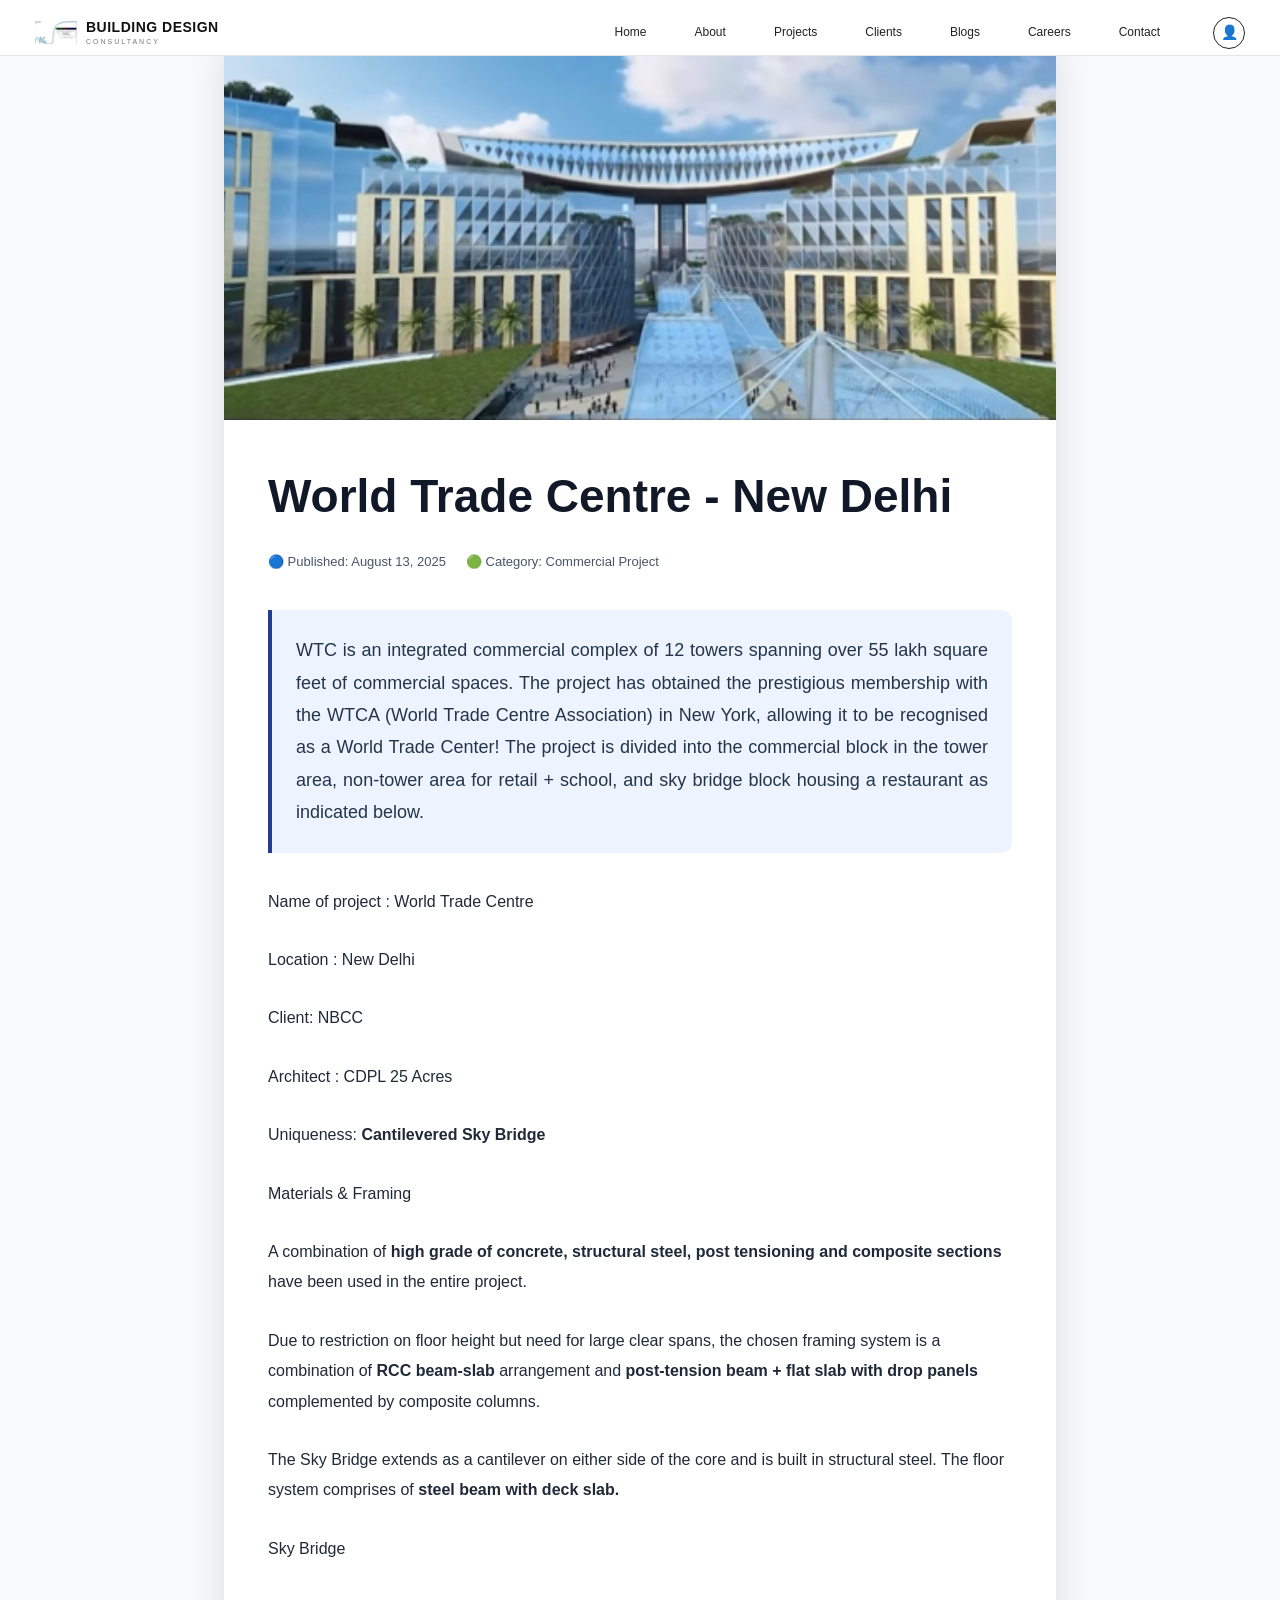
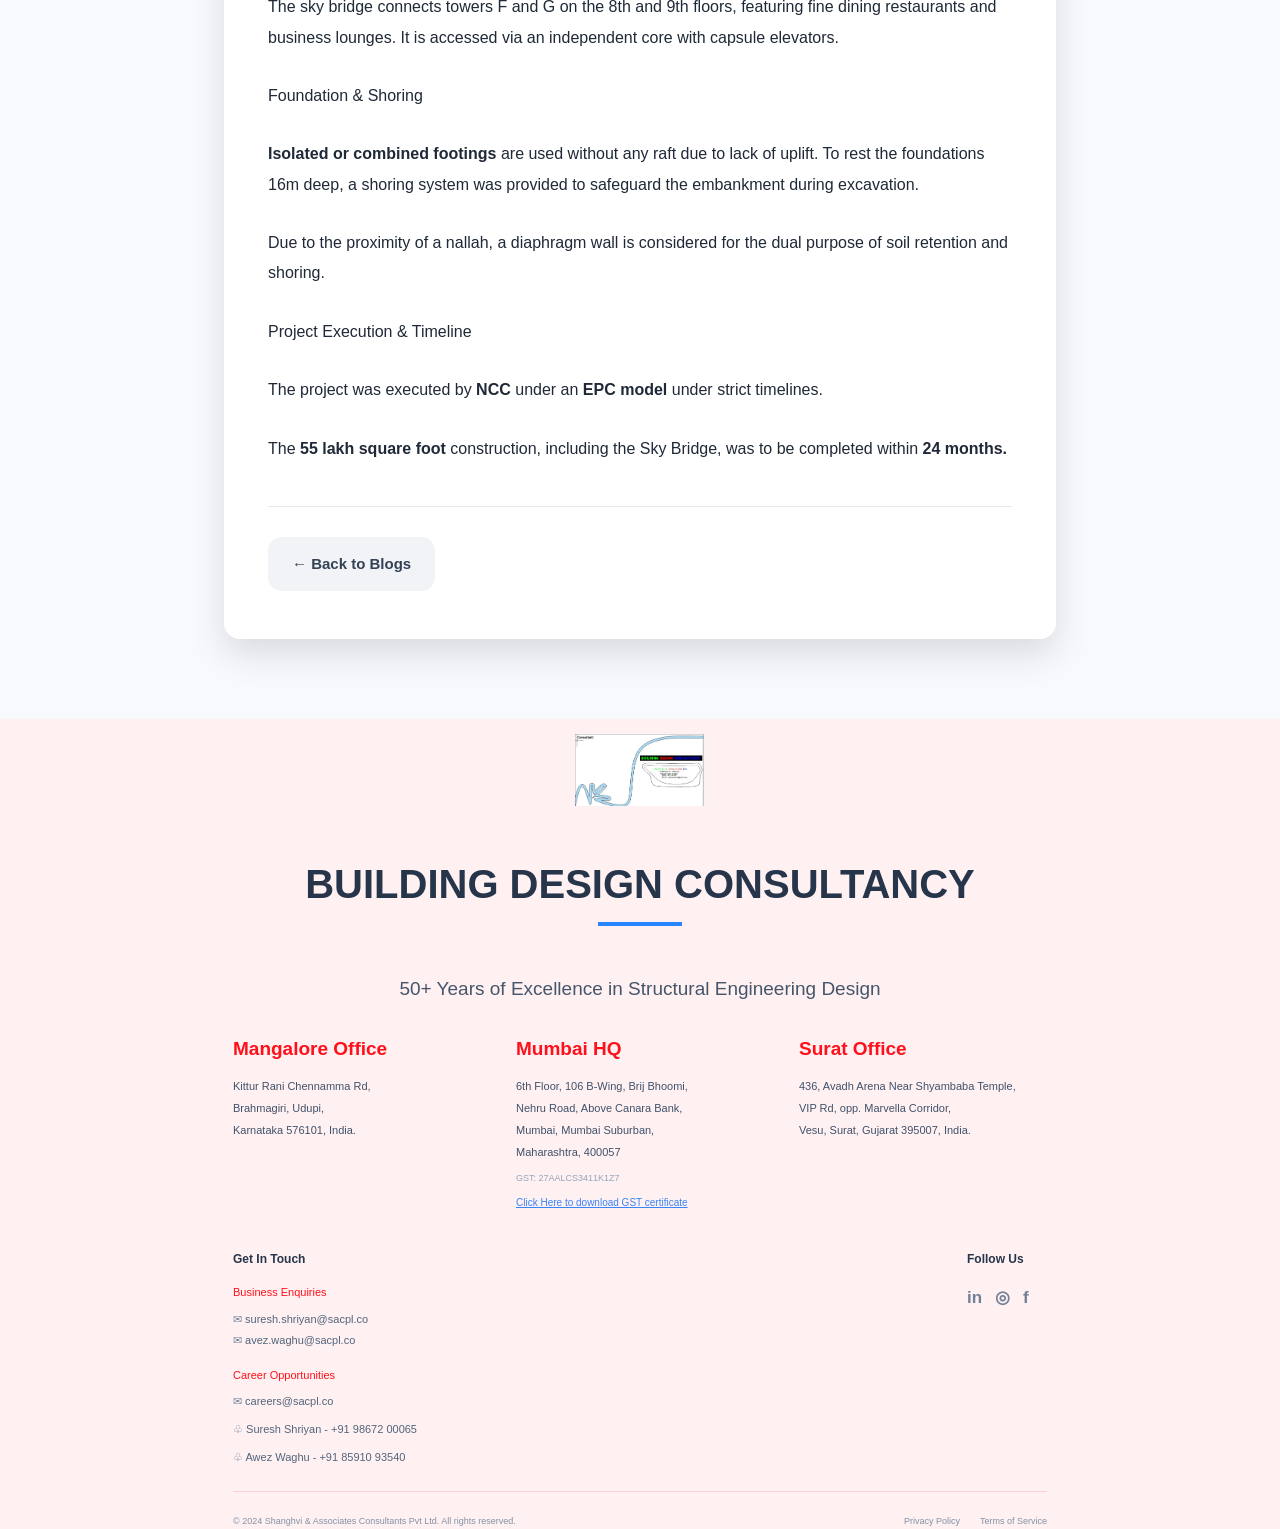
<file: blog-details.html>
<!DOCTYPE html>
<html lang="en">

<head>
    <meta charset="UTF-8">
    <meta name="viewport" content="width=device-width, initial-scale=1.0">

    <title>World Trade Centre - New Delhi | SACPL</title>

    <link rel="stylesheet" href="style.css">
    <link rel="stylesheet" href="blog-details.css">
</head>

<body>

    <div id="site-header"></div>

    <section class="blog-detail-section">

        <article class="blog-detail-card">

            <!-- Blog Image -->
            <div class="detail-image">
                <img src="./assets/World-Trade-box6.jpg"
                     alt="World Trade Centre - New Delhi">
            </div>

            <!-- Blog Content -->
            <div class="detail-content">

                <h1>World Trade Centre - New Delhi</h1>

                <div class="detail-meta">
                    <span>🔵 Published: August 13, 2025</span>
                    <span>🟢 Category: Commercial Project</span>
                </div>

                <div class="detail-intro">
                    WTC is an integrated commercial complex of 12 towers
                    spanning over 55 lakh square feet of commercial spaces.
                    The project has obtained the prestigious membership
                    with the WTCA (World Trade Centre Association) in New York,
                    allowing it to be recognised as a World Trade Center!

                    The project is divided into the commercial block in the
                    tower area, non-tower area for retail + school, and sky
                    bridge block housing a restaurant as indicated below.
                </div>

                <div class="detail-description">

                    <p>Name of project : World Trade Centre</p>

                    <p>Location : New Delhi</p>

                    <p>Client: NBCC</p>

                    <p>Architect : CDPL 25 Acres</p>

                    <p>Uniqueness: <strong>Cantilevered Sky Bridge</strong></p>

                    <p>Materials &amp; Framing</p>

                    <p>
                        A combination of <strong>high grade of concrete,
                        structural steel, post tensioning and composite
                        sections</strong> have been used in the entire project.
                    </p>

                    <p>
                        Due to restriction on floor height but need for large
                        clear spans, the chosen framing system is a combination
                        of <strong>RCC beam-slab</strong> arrangement and
                        <strong>post-tension beam + flat slab with drop
                        panels</strong> complemented by composite columns.
                    </p>

                    <p>
                        The Sky Bridge extends as a cantilever on either side
                        of the core and is built in structural steel.
                        The floor system comprises of
                        <strong>steel beam with deck slab.</strong>
                    </p>

                    <p>Sky Bridge</p>

                    <p>
                        The sky bridge connects towers F and G on the 8th and
                        9th floors, featuring fine dining restaurants and
                        business lounges. It is accessed via an independent
                        core with capsule elevators.
                    </p>

                    <p>Foundation &amp; Shoring</p>

                    <p>
                        <strong>Isolated or combined footings</strong> are used
                        without any raft due to lack of uplift. To rest the
                        foundations 16m deep, a shoring system was provided
                        to safeguard the embankment during excavation.
                    </p>

                    <p>
                        Due to the proximity of a nallah, a diaphragm wall is
                        considered for the dual purpose of soil retention
                        and shoring.
                    </p>

                    <p>Project Execution &amp; Timeline</p>

                    <p>
                        The project was executed by <strong>NCC</strong>
                        under an <strong>EPC model</strong> under strict timelines.
                    </p>

                    <p>
                        The <strong>55 lakh square foot</strong> construction,
                        including the Sky Bridge, was to be completed within
                        <strong>24 months.</strong>
                    </p>

                </div>

                <div class="detail-footer">
                    <a href="Blogs.html" class="back-to-blogs">
                        ← Back to Blogs
                    </a>
                </div>

            </div>

        </article>

    </section>

    <div id="site-footer"></div>

    <script src="script.js"></script>

</body>

</html>
</file>
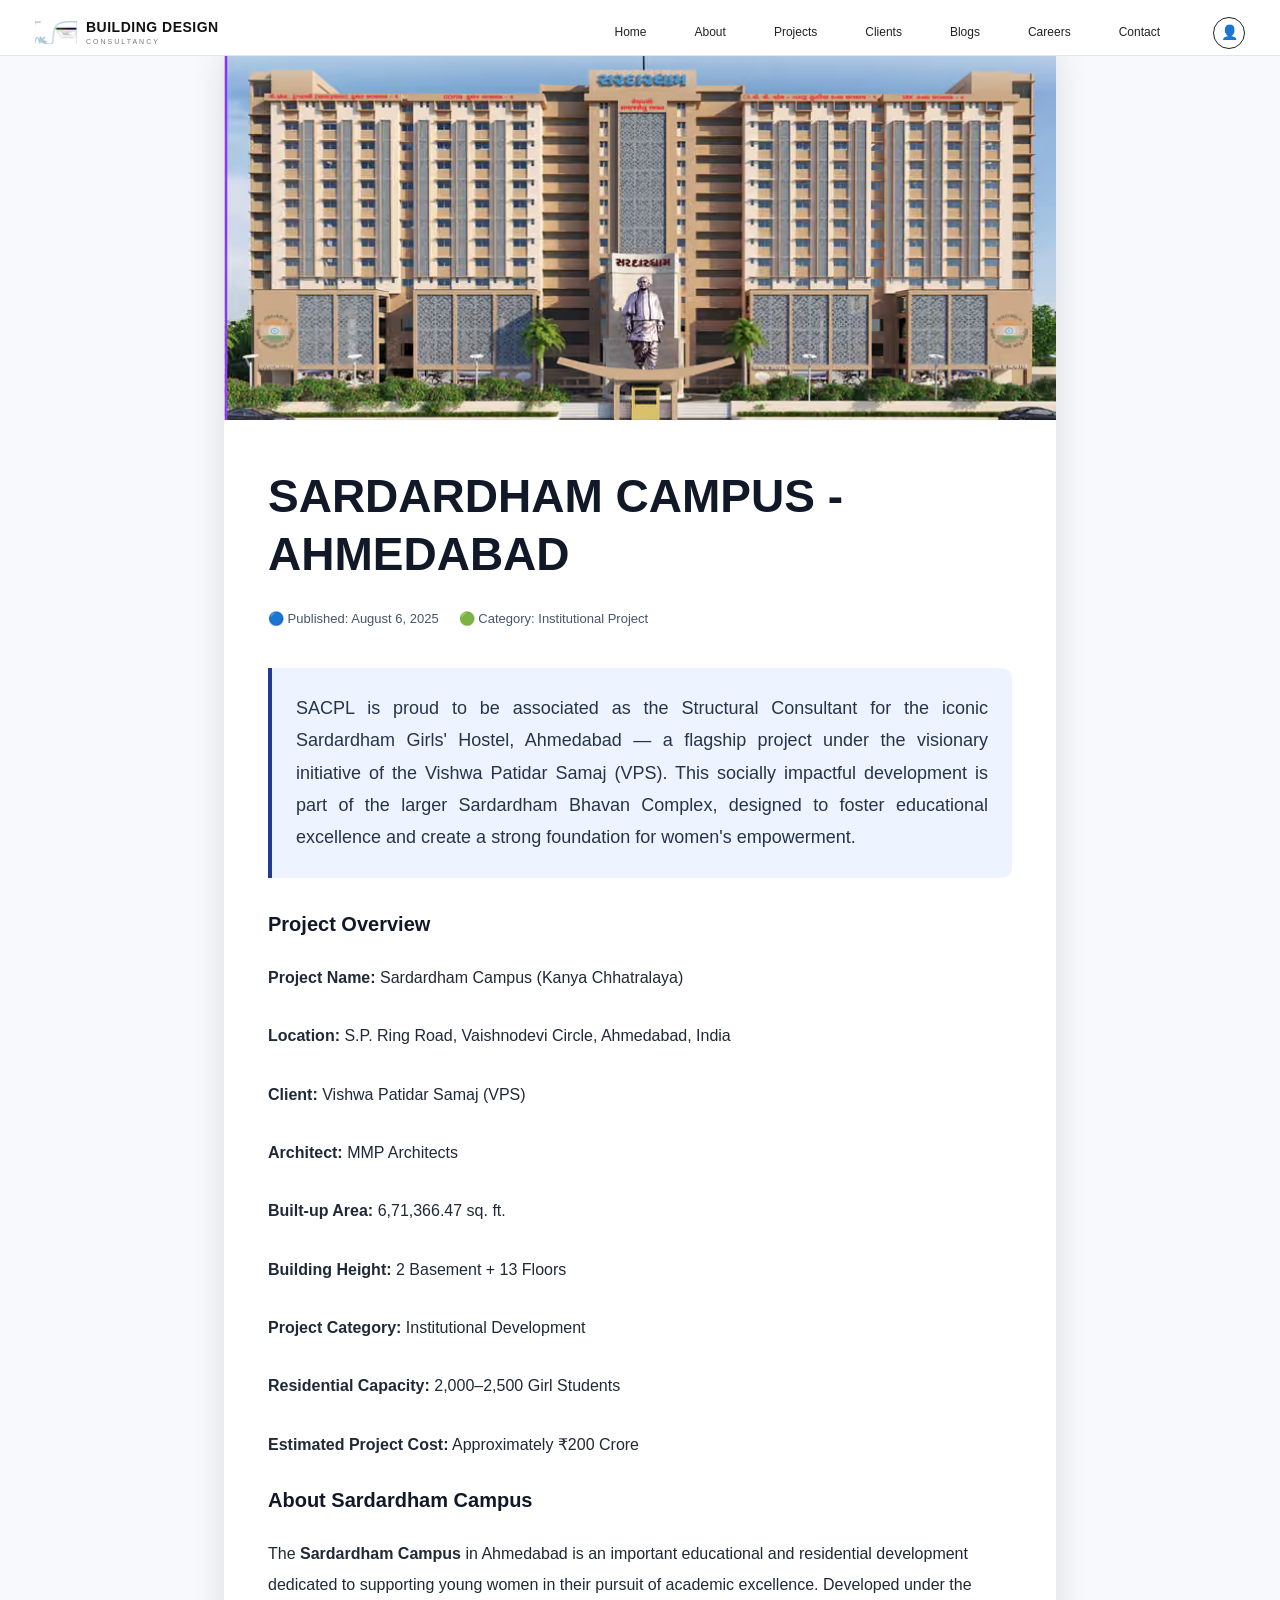
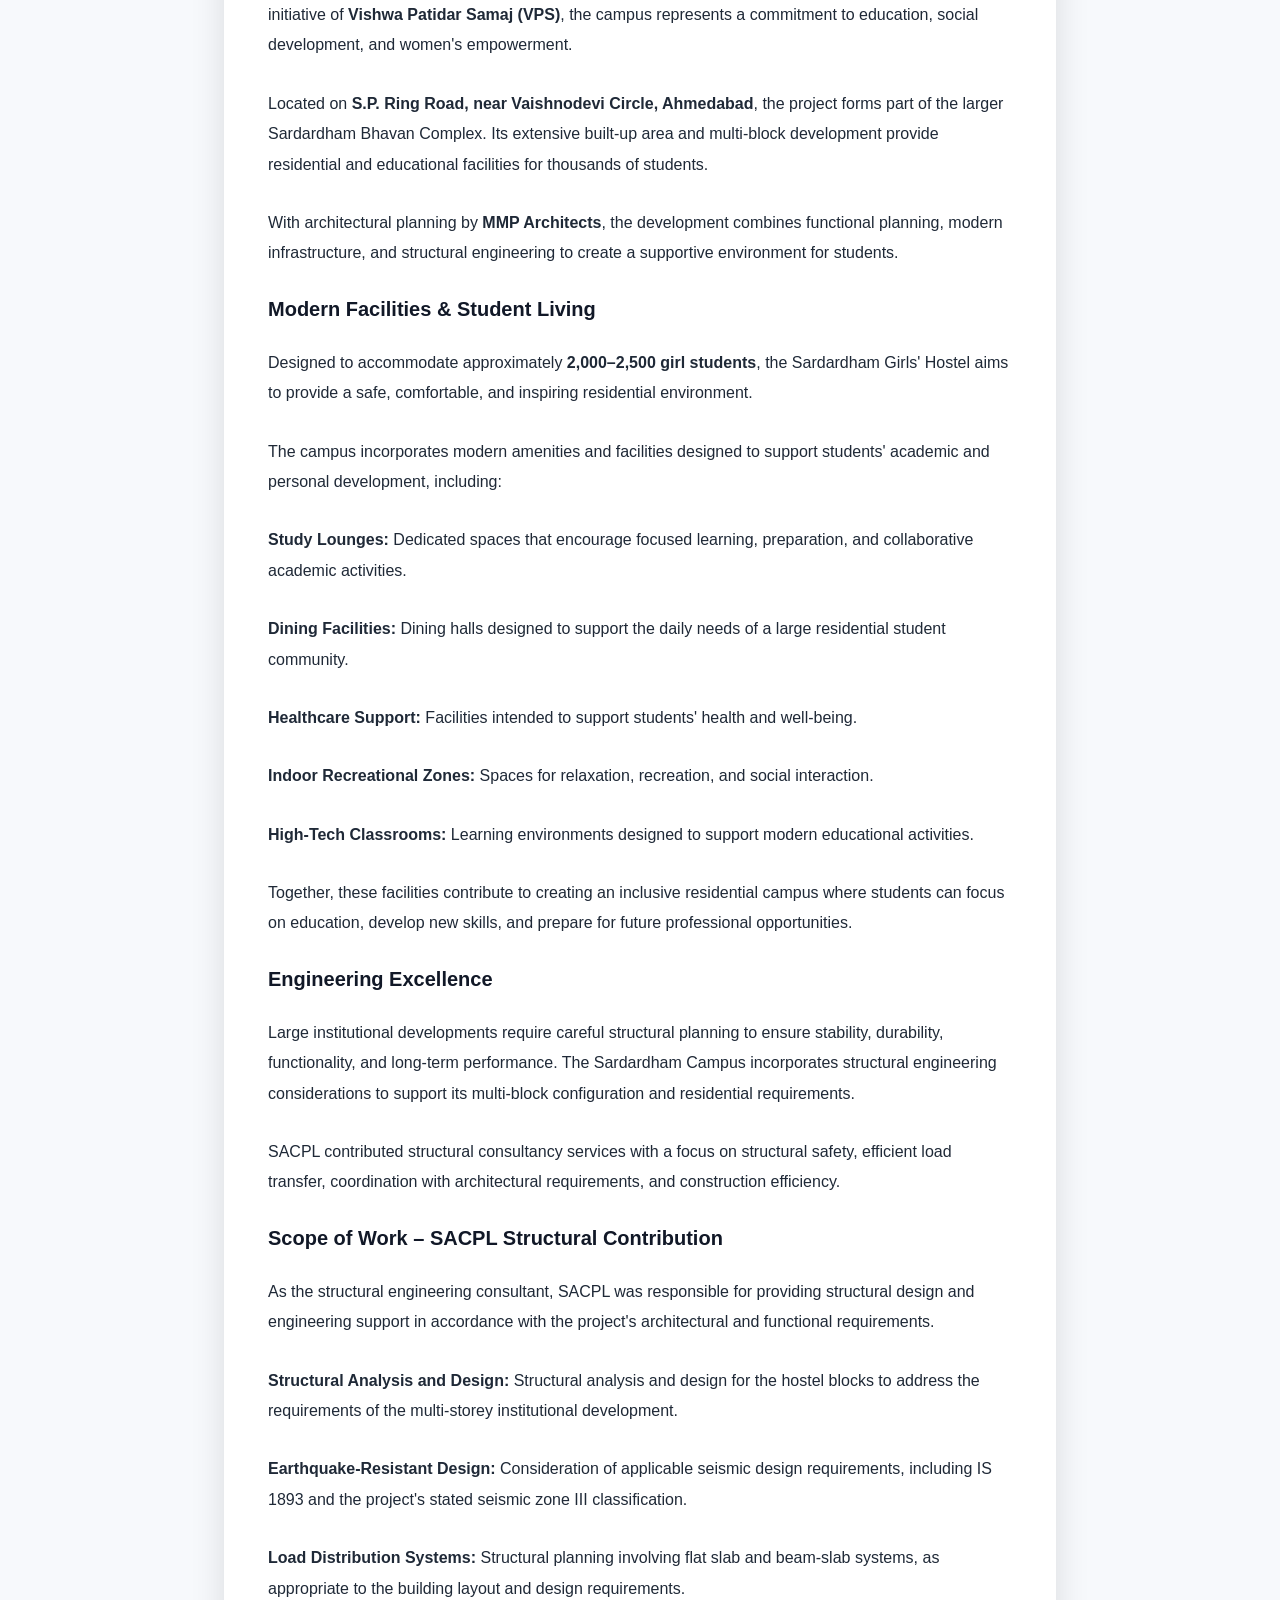
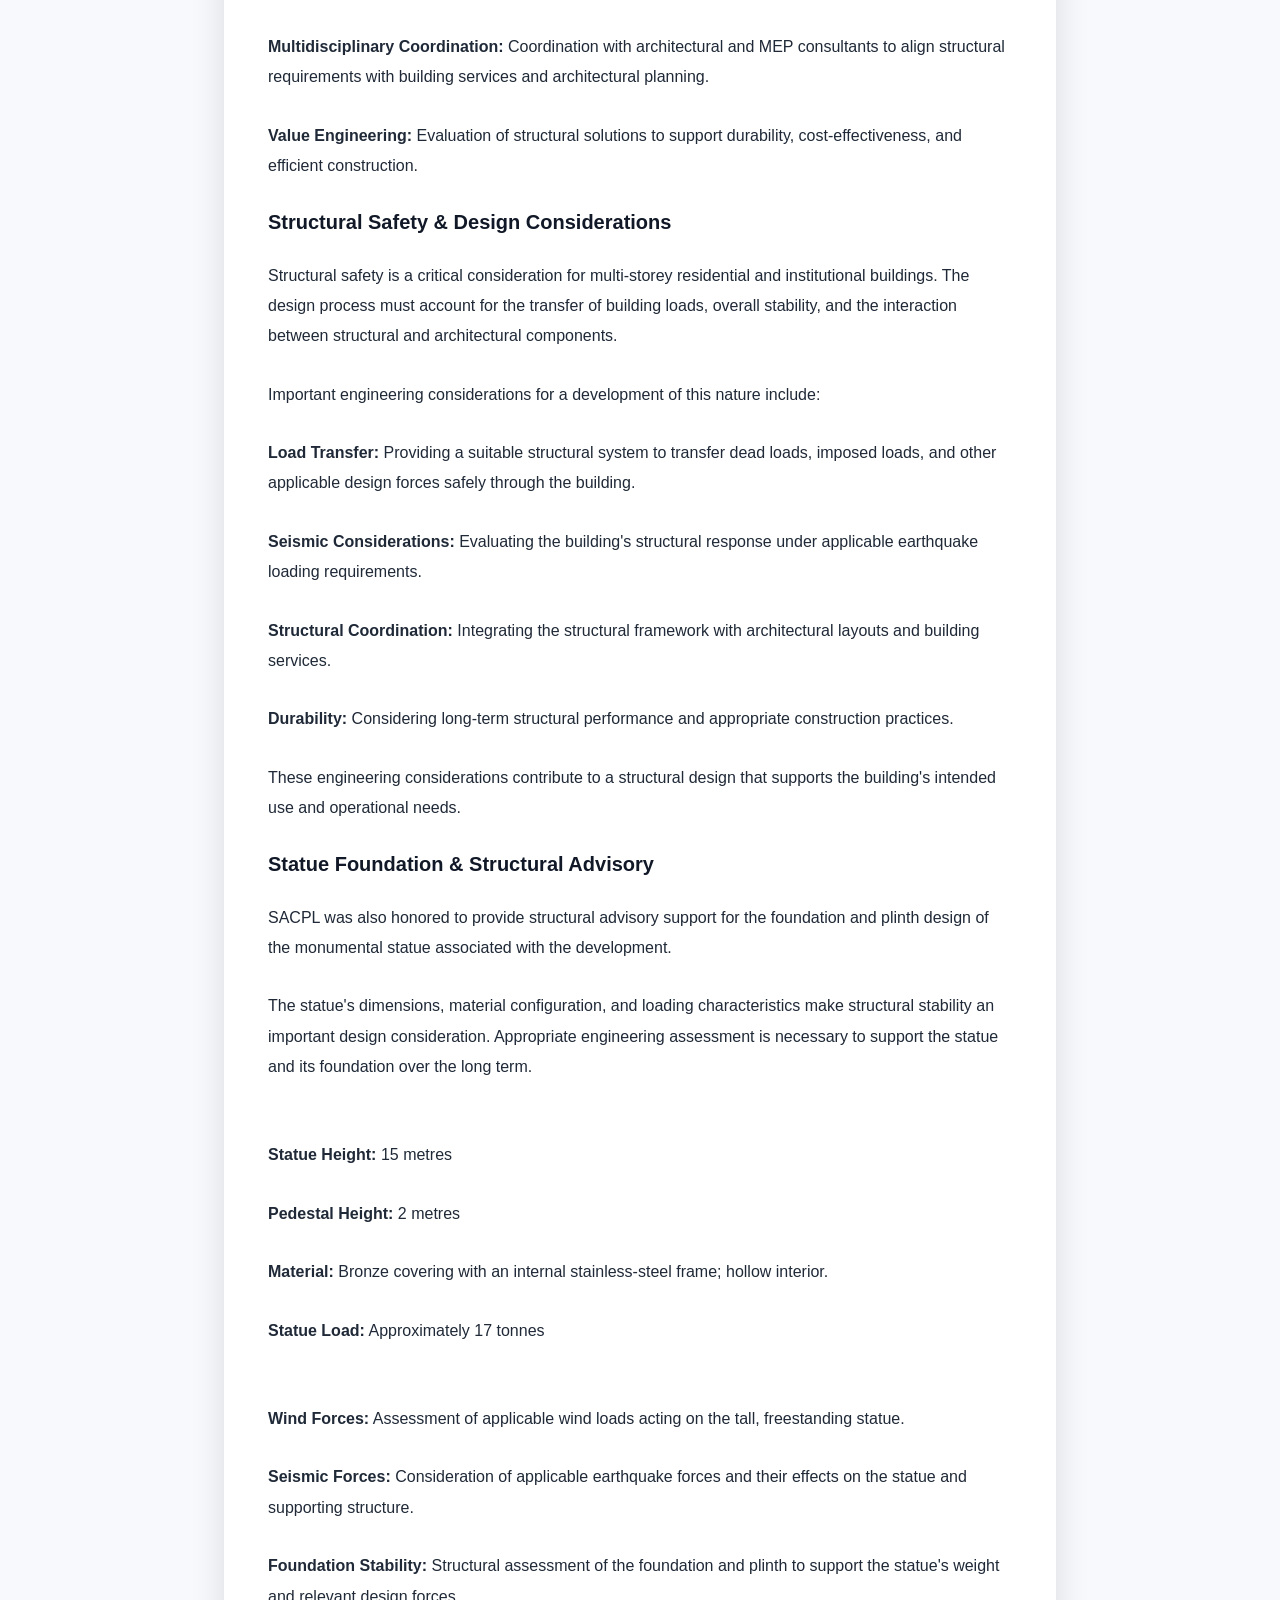
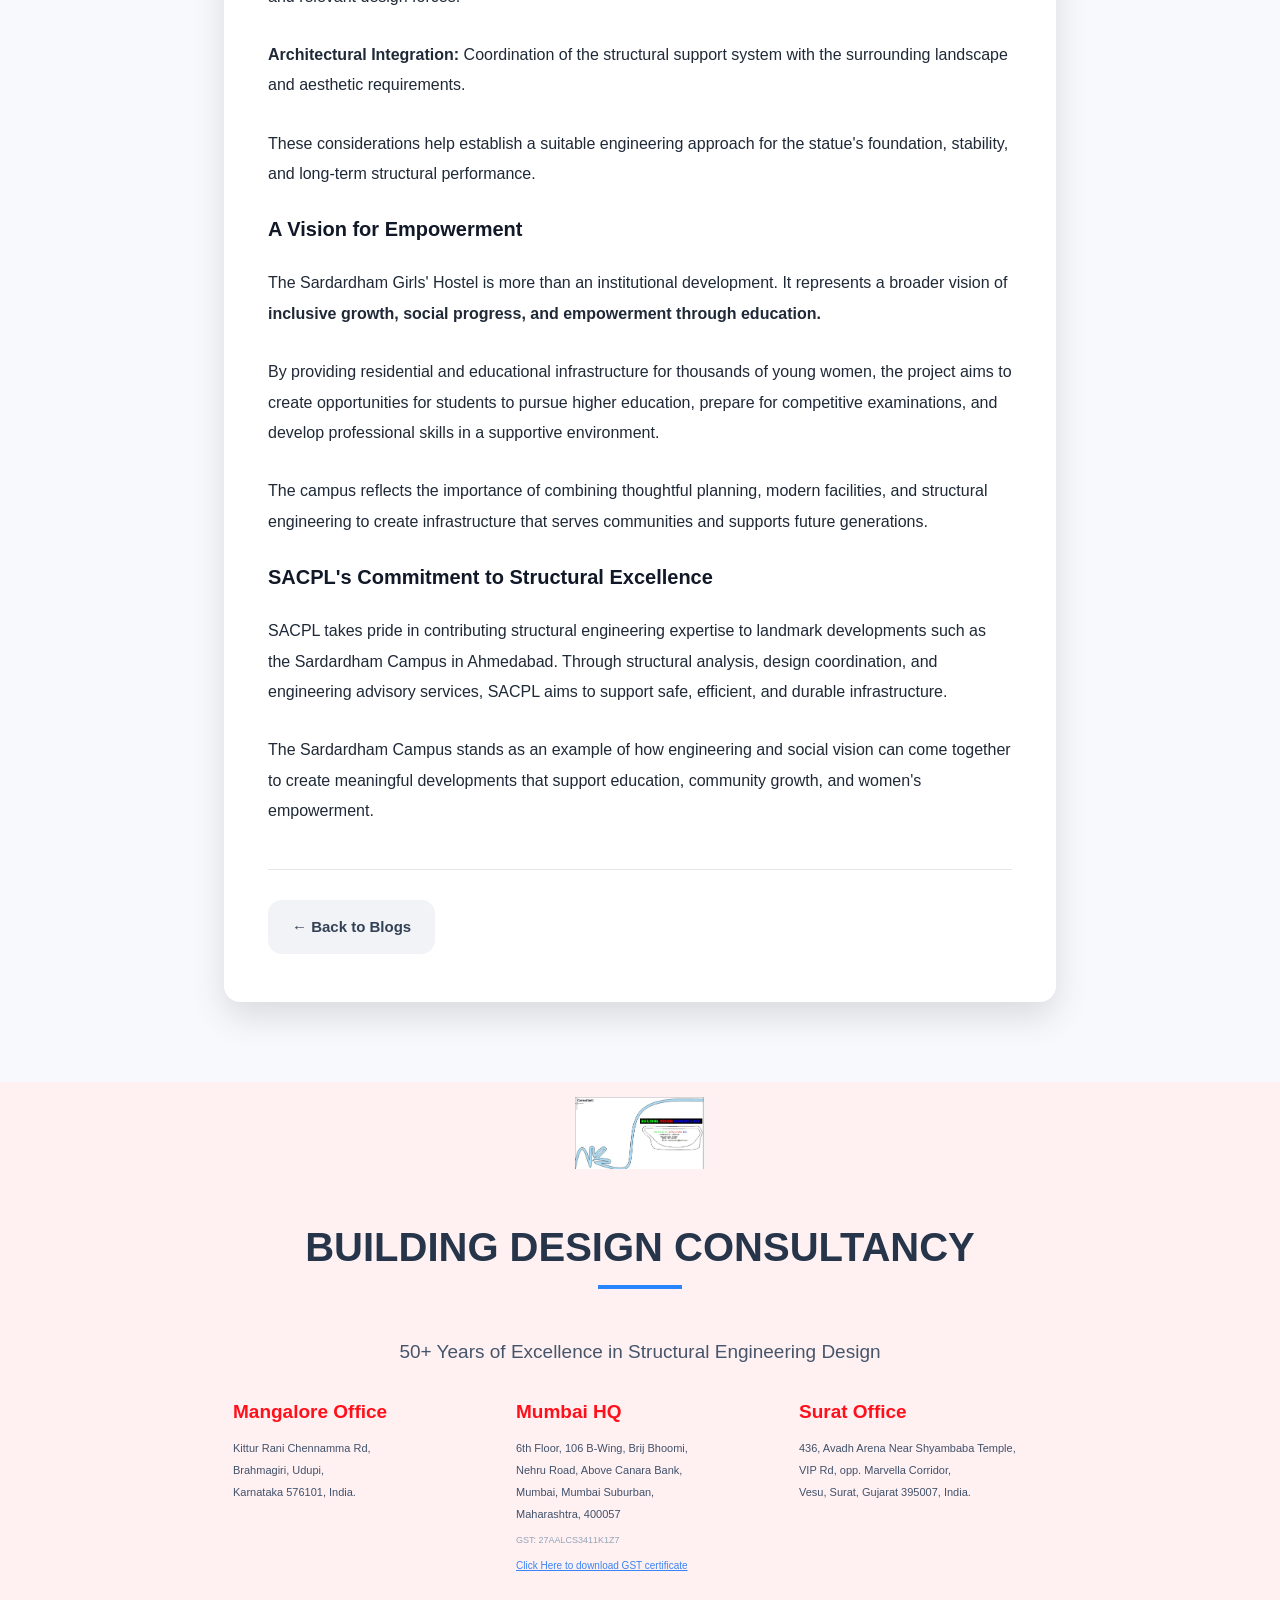
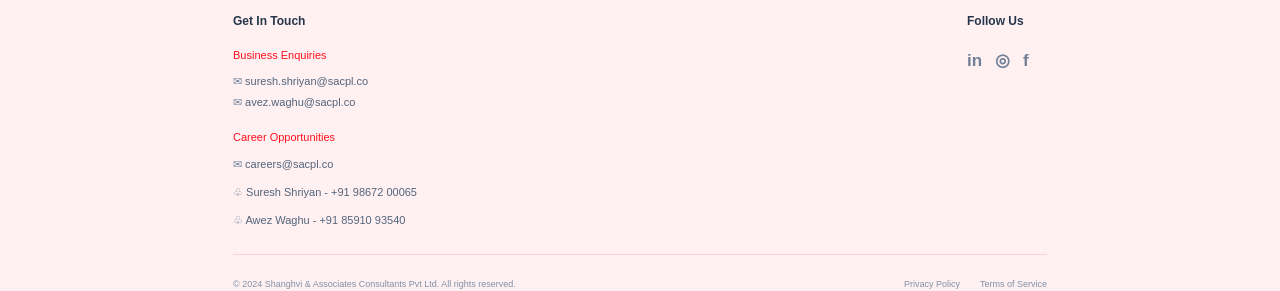
<file: blogs_ahmedabad.html>
<!DOCTYPE html>
<html lang="en">

<head>
    <meta charset="UTF-8">
    <meta name="viewport" content="width=device-width, initial-scale=1.0">

    <title>Sardardham Campus - Ahmedabad | SACPL</title>

    <link rel="stylesheet" href="style.css">
    <link rel="stylesheet" href="blog-details.css">
</head>

<body>

    <div id="site-header"></div>

    <section class="blog-detail-section">

        <article class="blog-detail-card">

            <!-- Blog Image -->
            <div class="detail-image">
                <img src="./index_image/1754552103093-jhe7lol7w.avif"
                     alt="Sardardham Campus - Ahmedabad">
            </div>

            <!-- Blog Content -->
            <div class="detail-content">

                <h1>SARDARDHAM CAMPUS - AHMEDABAD</h1>

                <div class="detail-meta">
                    <span>🔵 Published: August 6, 2025</span>
                    <span>🟢 Category: Institutional Project</span>
                </div>

                <div class="detail-intro">
                    SACPL is proud to be associated as the Structural Consultant
                    for the iconic Sardardham Girls' Hostel, Ahmedabad — a
                    flagship project under the visionary initiative of the
                    Vishwa Patidar Samaj (VPS). This socially impactful
                    development is part of the larger Sardardham Bhavan Complex,
                    designed to foster educational excellence and create a
                    strong foundation for women's empowerment.
                </div>

                <div class="detail-description">

                    <h1>Project Overview</h1>

                    <p>
                        <strong>Project Name:</strong>
                        Sardardham Campus (Kanya Chhatralaya)
                    </p>

                    <p>
                        <strong>Location:</strong>
                        S.P. Ring Road, Vaishnodevi Circle, Ahmedabad, India
                    </p>

                    <p>
                        <strong>Client:</strong>
                        Vishwa Patidar Samaj (VPS)
                    </p>

                    <p>
                        <strong>Architect:</strong>
                        MMP Architects
                    </p>

                    <p>
                        <strong>Built-up Area:</strong>
                        6,71,366.47 sq. ft.
                    </p>

                    <p>
                        <strong>Building Height:</strong>
                        2 Basement + 13 Floors
                    </p>

                    <p>
                        <strong>Project Category:</strong>
                        Institutional Development
                    </p>

                    <p>
                        <strong>Residential Capacity:</strong>
                        2,000–2,500 Girl Students
                    </p>

                    <p>
                        <strong>Estimated Project Cost:</strong>
                        Approximately ₹200 Crore
                    </p>


                    <h1>About Sardardham Campus</h1>

                    <p>
                        The <strong>Sardardham Campus</strong> in Ahmedabad is
                        an important educational and residential development
                        dedicated to supporting young women in their pursuit
                        of academic excellence. Developed under the initiative
                        of <strong>Vishwa Patidar Samaj (VPS)</strong>, the
                        campus represents a commitment to education, social
                        development, and women's empowerment.
                    </p>

                    <p>
                        Located on <strong>S.P. Ring Road, near Vaishnodevi
                        Circle, Ahmedabad</strong>, the project forms part of
                        the larger Sardardham Bhavan Complex. Its extensive
                        built-up area and multi-block development provide
                        residential and educational facilities for thousands
                        of students.
                    </p>

                    <p>
                        With architectural planning by
                        <strong>MMP Architects</strong>, the development
                        combines functional planning, modern infrastructure,
                        and structural engineering to create a supportive
                        environment for students.
                    </p>


                    <h1>Modern Facilities & Student Living</h1>

                    <p>
                        Designed to accommodate approximately
                        <strong>2,000–2,500 girl students</strong>, the
                        Sardardham Girls' Hostel aims to provide a safe,
                        comfortable, and inspiring residential environment.
                    </p>

                    <p>
                        The campus incorporates modern amenities and
                        facilities designed to support students' academic
                        and personal development, including:
                    </p>

                    <p>
                        <strong>Study Lounges:</strong>
                        Dedicated spaces that encourage focused learning,
                        preparation, and collaborative academic activities.
                    </p>

                    <p>
                        <strong>Dining Facilities:</strong>
                        Dining halls designed to support the daily needs
                        of a large residential student community.
                    </p>

                    <p>
                        <strong>Healthcare Support:</strong>
                        Facilities intended to support students' health
                        and well-being.
                    </p>

                    <p>
                        <strong>Indoor Recreational Zones:</strong>
                        Spaces for relaxation, recreation, and social
                        interaction.
                    </p>

                    <p>
                        <strong>High-Tech Classrooms:</strong>
                        Learning environments designed to support modern
                        educational activities.
                    </p>

                    <p>
                        Together, these facilities contribute to creating
                        an inclusive residential campus where students can
                        focus on education, develop new skills, and prepare
                        for future professional opportunities.
                    </p>


                    <h1>Engineering Excellence</h1>

                    <p>
                        Large institutional developments require careful
                        structural planning to ensure stability, durability,
                        functionality, and long-term performance.
                        The Sardardham Campus incorporates structural
                        engineering considerations to support its
                        multi-block configuration and residential
                        requirements.
                    </p>

                    <p>
                        SACPL contributed structural consultancy services
                        with a focus on structural safety, efficient
                        load transfer, coordination with architectural
                        requirements, and construction efficiency.
                    </p>


                    <h1>Scope of Work – SACPL Structural Contribution</h1>

                    <p>
                        As the structural engineering consultant, SACPL
                        was responsible for providing structural design
                        and engineering support in accordance with the
                        project's architectural and functional requirements.
                    </p>

                    <p>
                        <strong>Structural Analysis and Design:</strong>
                        Structural analysis and design for the hostel
                        blocks to address the requirements of the
                        multi-storey institutional development.
                    </p>

                    <p>
                        <strong>Earthquake-Resistant Design:</strong>
                        Consideration of applicable seismic design
                        requirements, including IS 1893 and the project's
                        stated seismic zone III classification.
                    </p>

                    <p>
                        <strong>Load Distribution Systems:</strong>
                        Structural planning involving flat slab and
                        beam-slab systems, as appropriate to the
                        building layout and design requirements.
                    </p>

                    <p>
                        <strong>Multidisciplinary Coordination:</strong>
                        Coordination with architectural and MEP
                        consultants to align structural requirements
                        with building services and architectural planning.
                    </p>

                    <p>
                        <strong>Value Engineering:</strong>
                        Evaluation of structural solutions to support
                        durability, cost-effectiveness, and efficient
                        construction.
                    </p>


                    <h1>Structural Safety & Design Considerations</h1>

                    <p>
                        Structural safety is a critical consideration
                        for multi-storey residential and institutional
                        buildings. The design process must account for
                        the transfer of building loads, overall stability,
                        and the interaction between structural and
                        architectural components.
                    </p>

                    <p>
                        Important engineering considerations for a
                        development of this nature include:
                    </p>

                    <p>
                        <strong>Load Transfer:</strong>
                        Providing a suitable structural system to transfer
                        dead loads, imposed loads, and other applicable
                        design forces safely through the building.
                    </p>

                    <p>
                        <strong>Seismic Considerations:</strong>
                        Evaluating the building's structural response
                        under applicable earthquake loading requirements.
                    </p>

                    <p>
                        <strong>Structural Coordination:</strong>
                        Integrating the structural framework with
                        architectural layouts and building services.
                    </p>

                    <p>
                        <strong>Durability:</strong>
                        Considering long-term structural performance
                        and appropriate construction practices.
                    </p>

                    <p>
                        These engineering considerations contribute
                        to a structural design that supports the
                        building's intended use and operational needs.
                    </p>


                    <h1>Statue Foundation & Structural Advisory</h1>

                    <p>
                        SACPL was also honored to provide structural
                        advisory support for the foundation and plinth
                        design of the monumental statue associated with
                        the development.
                    </p>

                    <p>
                        The statue's dimensions, material configuration,
                        and loading characteristics make structural
                        stability an important design consideration.
                        Appropriate engineering assessment is necessary
                        to support the statue and its foundation over
                        the long term.
                    </p>

                    <h3>Statue Specifications</h3>

                    <p>
                        <strong>Statue Height:</strong>
                        15 metres
                    </p>

                    <p>
                        <strong>Pedestal Height:</strong>
                        2 metres
                    </p>

                    <p>
                        <strong>Material:</strong>
                        Bronze covering with an internal stainless-steel
                        frame; hollow interior.
                    </p>

                    <p>
                        <strong>Statue Load:</strong>
                        Approximately 17 tonnes
                    </p>

                    <h3>Key Engineering Considerations</h3>

                    <p>
                        <strong>Wind Forces:</strong>
                        Assessment of applicable wind loads acting on
                        the tall, freestanding statue.
                    </p>

                    <p>
                        <strong>Seismic Forces:</strong>
                        Consideration of applicable earthquake forces
                        and their effects on the statue and supporting
                        structure.
                    </p>

                    <p>
                        <strong>Foundation Stability:</strong>
                        Structural assessment of the foundation and
                        plinth to support the statue's weight and
                        relevant design forces.
                    </p>

                    <p>
                        <strong>Architectural Integration:</strong>
                        Coordination of the structural support system
                        with the surrounding landscape and aesthetic
                        requirements.
                    </p>

                    <p>
                        These considerations help establish a suitable
                        engineering approach for the statue's foundation,
                        stability, and long-term structural performance.
                    </p>


                    <h1>A Vision for Empowerment</h1>

                    <p>
                        The Sardardham Girls' Hostel is more than an
                        institutional development. It represents a
                        broader vision of <strong>inclusive growth,
                        social progress, and empowerment through
                        education.</strong>
                    </p>

                    <p>
                        By providing residential and educational
                        infrastructure for thousands of young women,
                        the project aims to create opportunities for
                        students to pursue higher education, prepare
                        for competitive examinations, and develop
                        professional skills in a supportive environment.
                    </p>

                    <p>
                        The campus reflects the importance of combining
                        thoughtful planning, modern facilities, and
                        structural engineering to create infrastructure
                        that serves communities and supports future
                        generations.
                    </p>


                    <h1>SACPL's Commitment to Structural Excellence</h1>

                    <p>
                        SACPL takes pride in contributing structural
                        engineering expertise to landmark developments
                        such as the Sardardham Campus in Ahmedabad.
                        Through structural analysis, design coordination,
                        and engineering advisory services, SACPL aims
                        to support safe, efficient, and durable
                        infrastructure.
                    </p>

                    <p>
                        The Sardardham Campus stands as an example
                        of how engineering and social vision can
                        come together to create meaningful
                        developments that support education,
                        community growth, and women's empowerment.
                    </p>


                </div>

                <!-- Blog Footer -->
                <div class="detail-footer">

                    <a href="Blogs.html" class="back-to-blogs">
                        ← Back to Blogs
                    </a>

                </div>

            </div>

        </article>

    </section>

    <div id="site-footer"></div>

    <script src="script.js"></script>

</body>

</html>
</file>
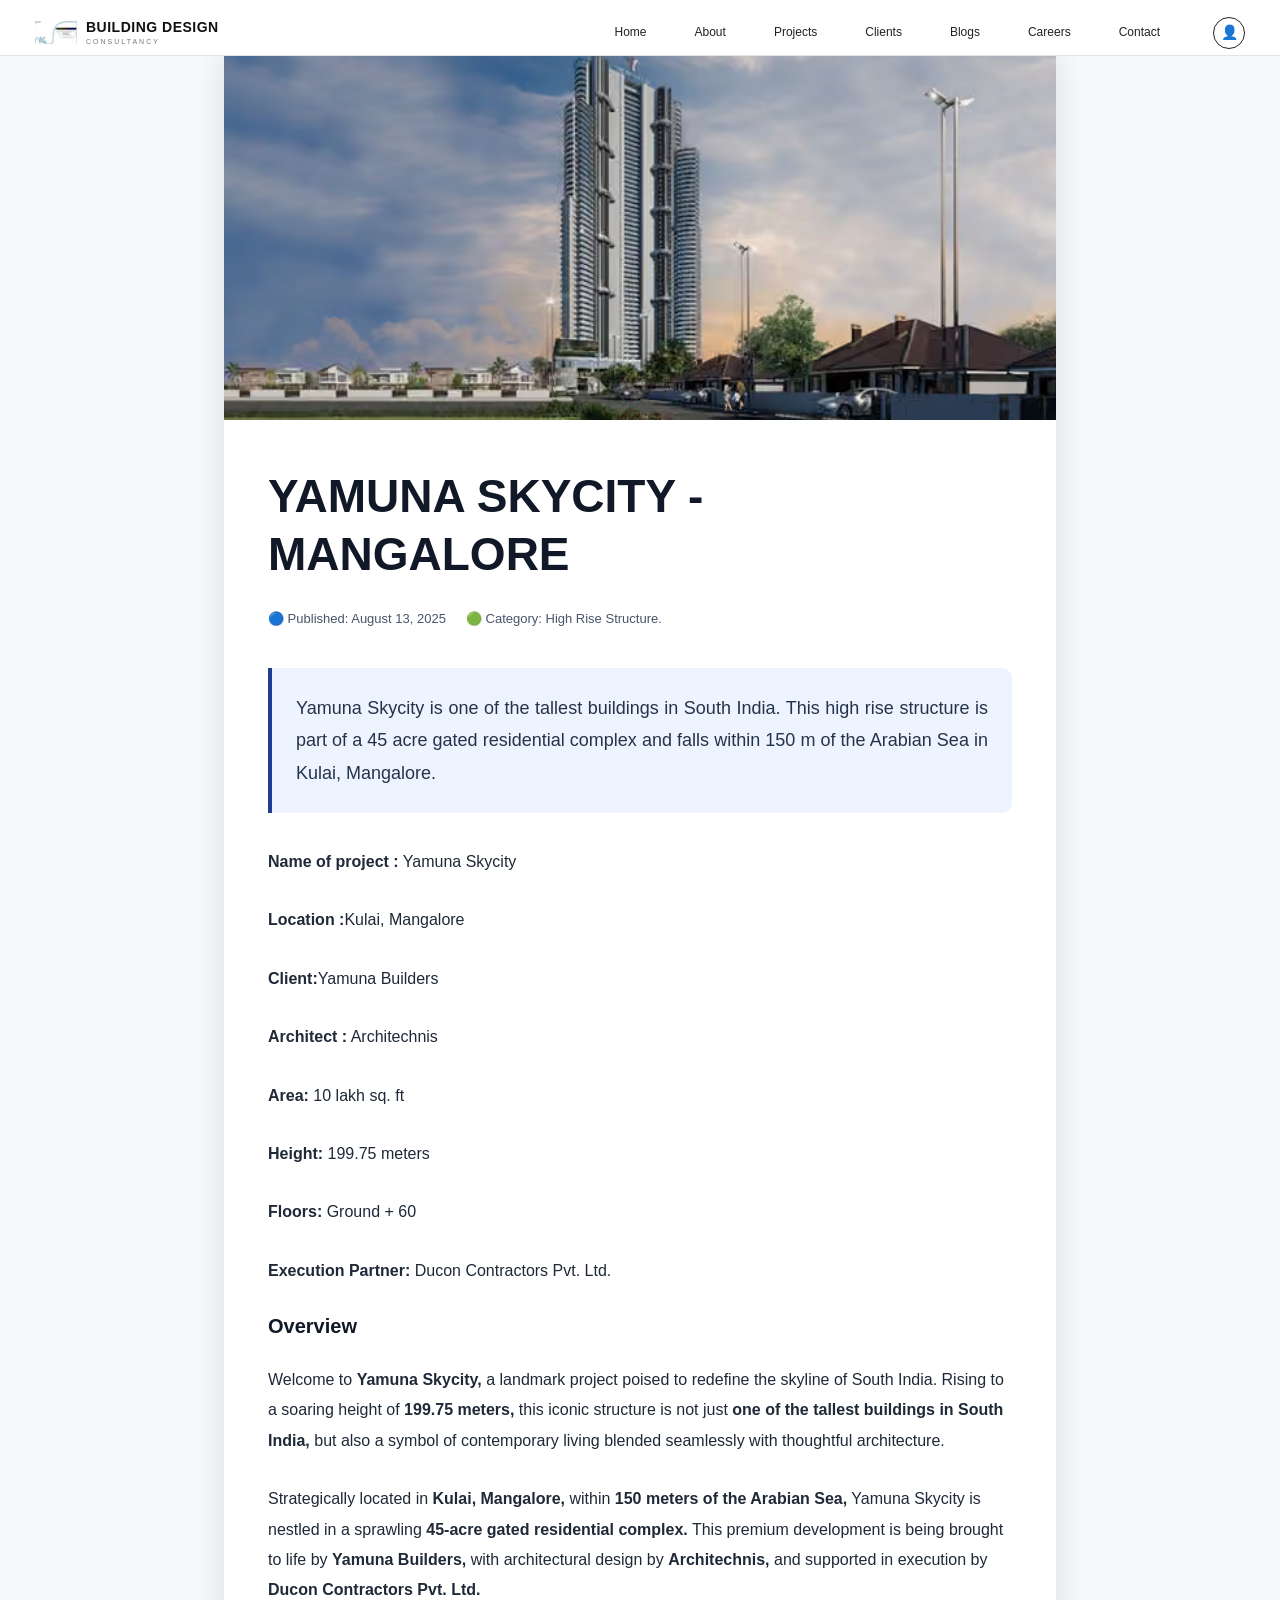
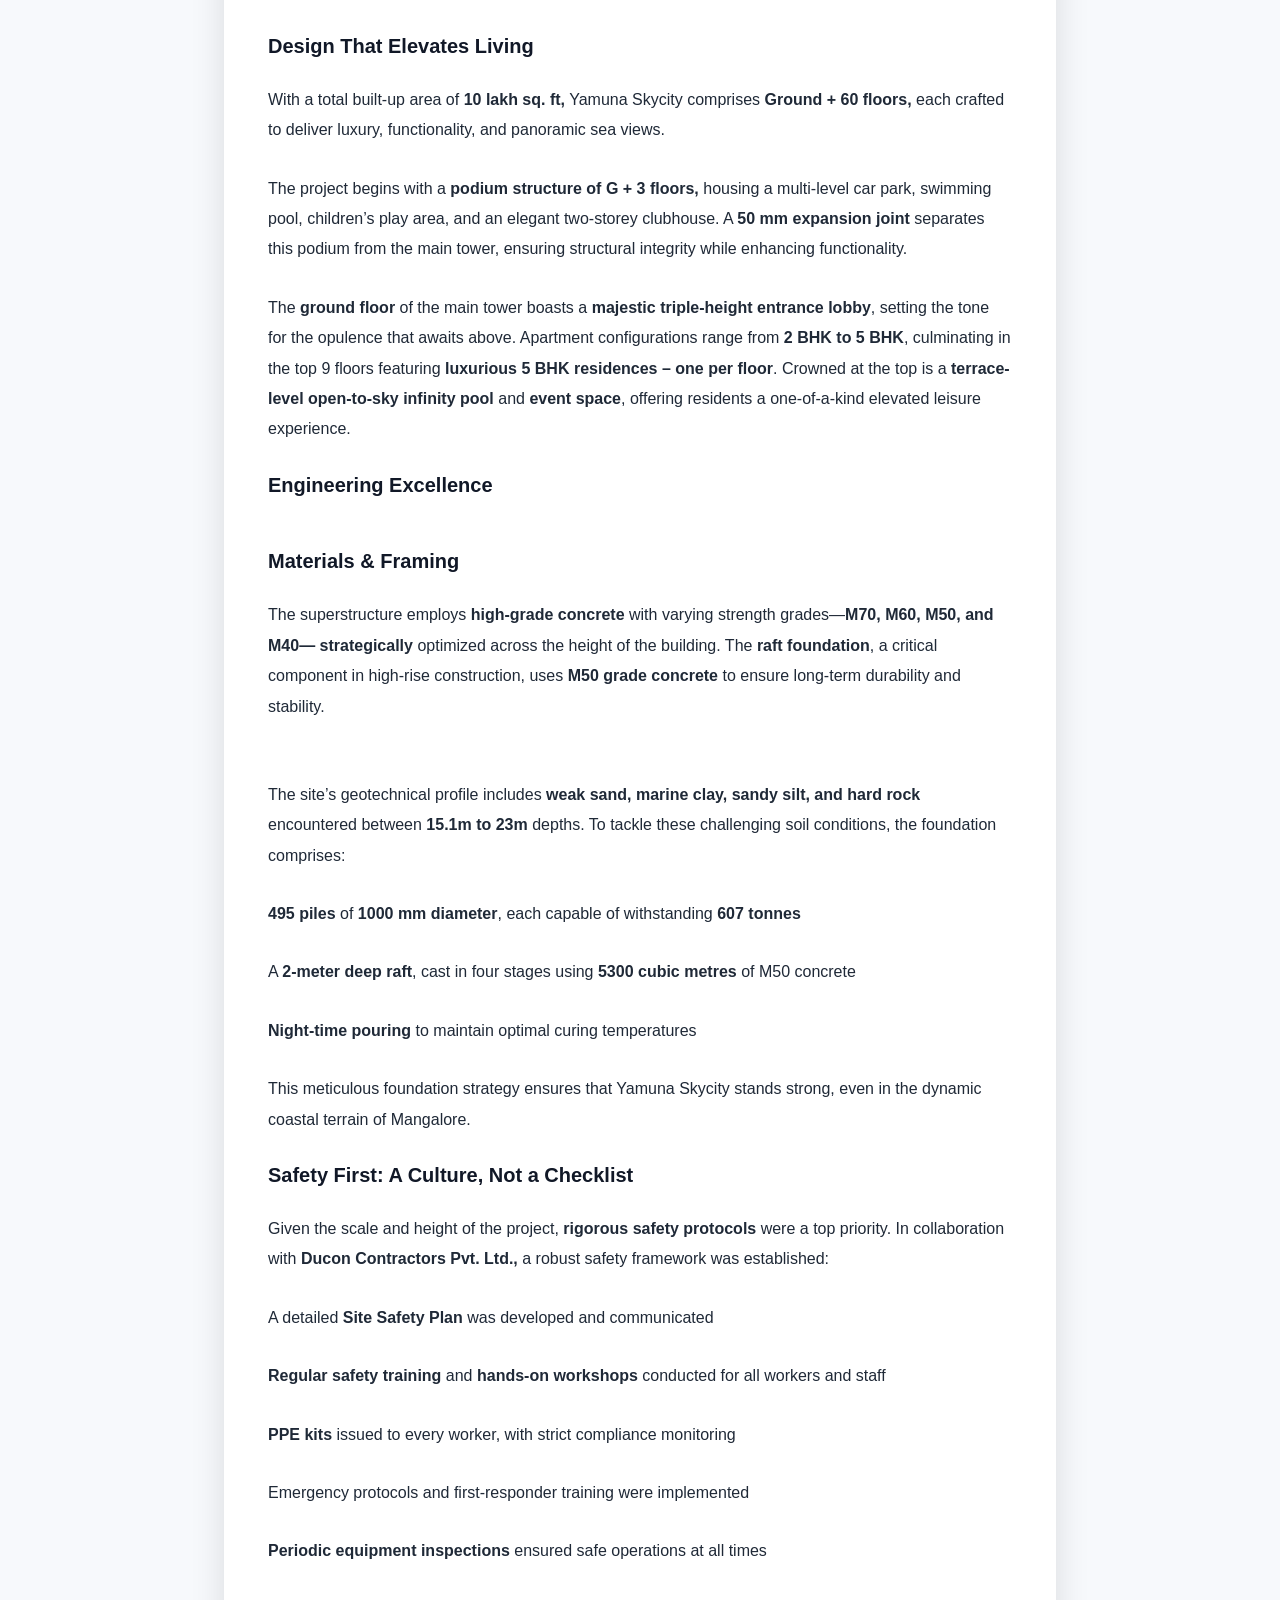
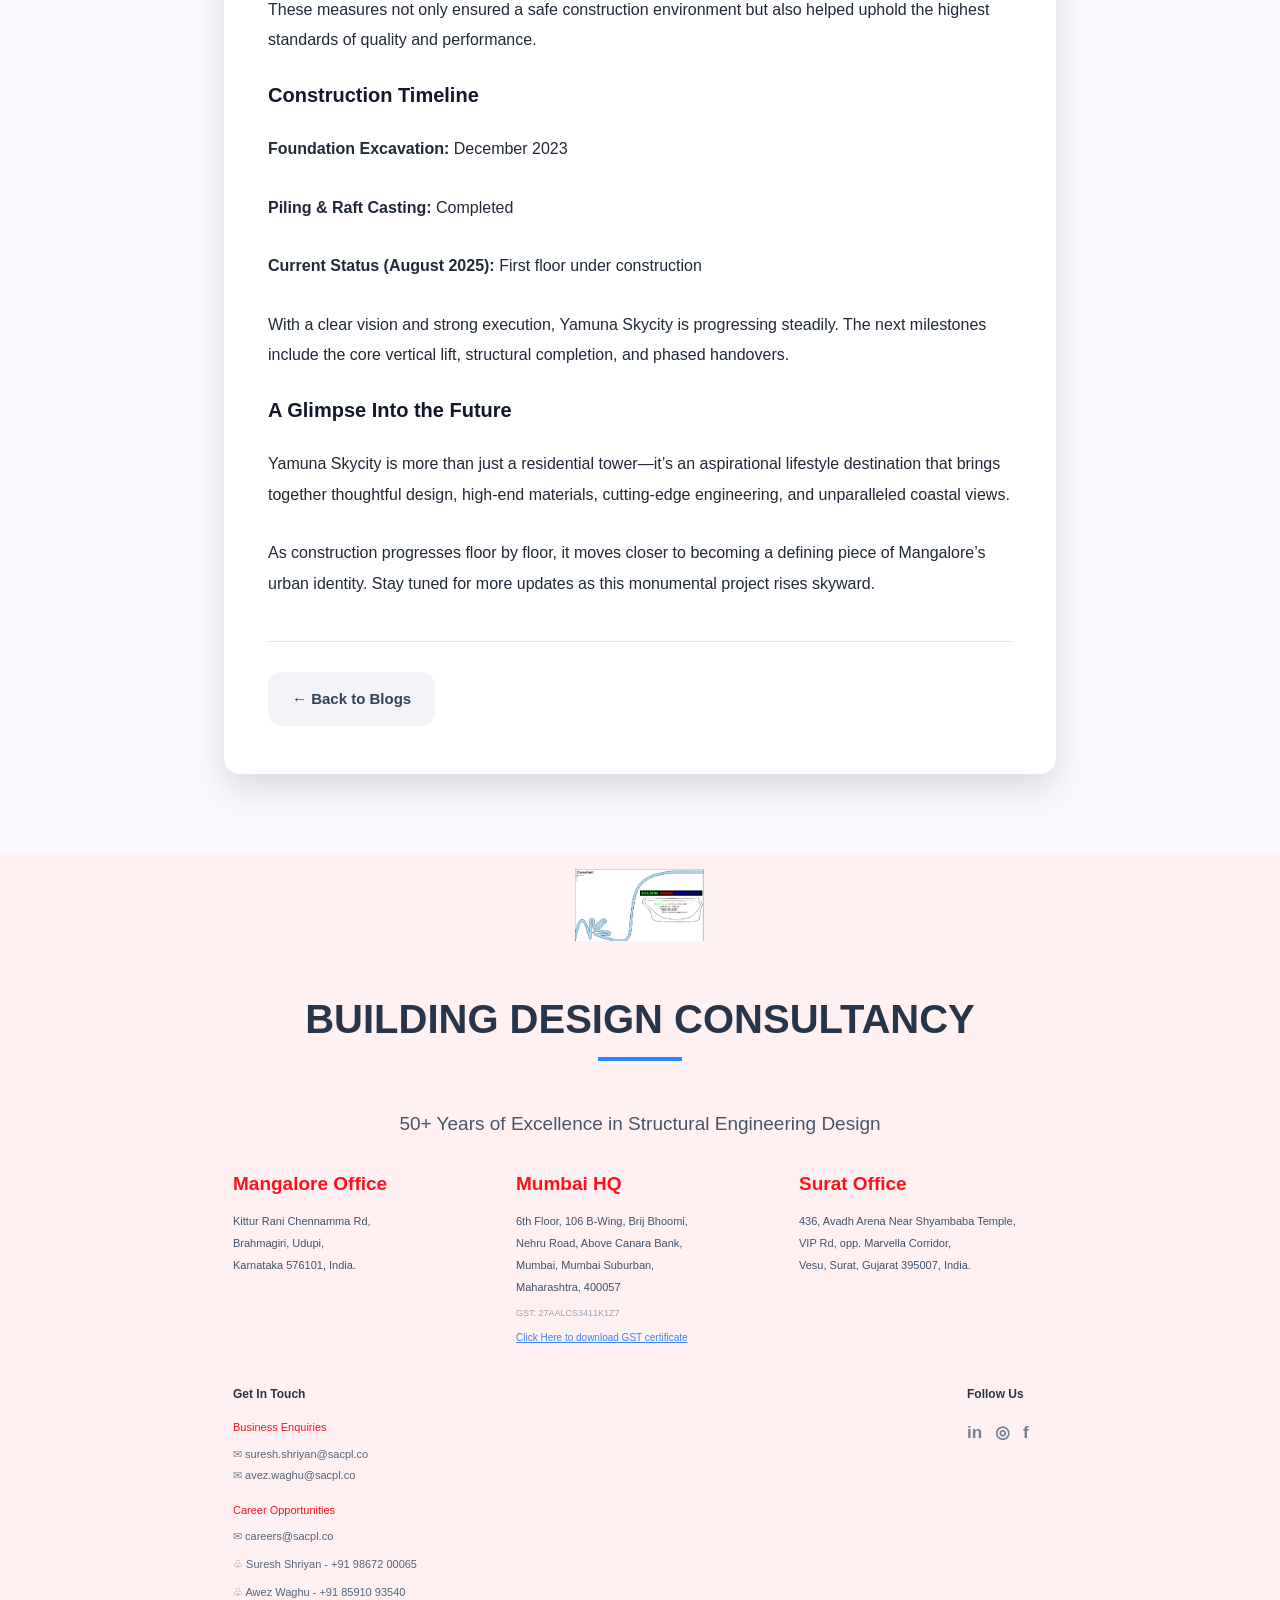
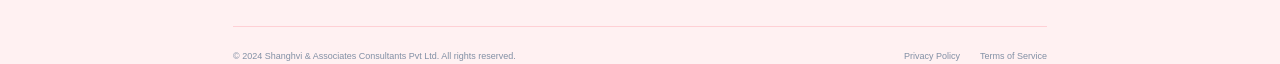
<file: blogs_YAMUNA.html>
<!DOCTYPE html>
<html lang="en">

<head>
    <meta charset="UTF-8">
    <meta name="viewport" content="width=device-width, initial-scale=1.0">

    <title>World Trade Centre - New Delhi | SACPL</title>

    <link rel="stylesheet" href="style.css">
    <link rel="stylesheet" href="blog-details.css">
</head>

<body>

    <div id="site-header"></div>

    <section class="blog-detail-section">

        <article class="blog-detail-card">

            <!-- Blog Image -->
            <div class="detail-image">
                <img src="./index_image/1755081560555-5vxj77f3e.avif" alt="World Trade Centre - New Delhi">
            </div>

            <!-- Blog Content -->
            <div class="detail-content">

                <h1>YAMUNA SKYCITY - MANGALORE</h1>

                <div class="detail-meta">
                    <span>🔵 Published: August 13, 2025</span>
                    <span>🟢 Category: High Rise Structure.</span>
                </div>

                <div class="detail-intro">
                    Yamuna Skycity is one of the tallest buildings in South India. This high rise structure is part of a
                    45 acre gated residential complex and falls within 150 m of the Arabian Sea in Kulai, Mangalore.
                </div>

                <div class="detail-description">

                    <p><strong>Name of project :</strong> Yamuna Skycity</p>

                    <p><strong>Location :</strong>Kulai, Mangalore</p>

                    <p><strong>Client:</strong>Yamuna Builders</p>

                    <p><strong>Architect :</strong> Architechnis</p>
                    <p><strong>Area:</strong> 10 lakh sq. ft </p>
                    <p><strong>Height:</strong> 199.75 meters </p>
                    <p><strong>Floors:</strong> Ground + 60 </p>
                    <p><strong>Execution Partner:</strong> Ducon Contractors Pvt. Ltd.</p>
                    

                    <h1>Overview</h1>
                    <p>Welcome to <strong>Yamuna Skycity,</strong> a landmark project poised to redefine the skyline of South India.
                        Rising to a soaring height of <strong>199.75 meters,</strong> this iconic structure is not just <strong>one of the
                        tallest buildings in South India,</strong> but also a symbol of contemporary living blended seamlessly
                        with thoughtful architecture.</p>

                    <p>Strategically located in <strong>Kulai, Mangalore,</strong> within <strong>150 meters of the Arabian Sea,</strong> Yamuna Skycity
                        is nestled in a sprawling <strong>45-acre gated residential complex.</strong> This premium development is being
                        brought to life by <strong>Yamuna Builders,</strong> with architectural design by <strong>Architechnis,</strong> and supported in
                        execution by <strong>Ducon Contractors Pvt. Ltd.</strong></p>

                    <h1>Design That Elevates Living</h1>
                    <p>With a total built-up area of <strong>10 lakh sq. ft,</strong> Yamuna Skycity comprises <strong>Ground + 60 floors,</strong> each
                        crafted to deliver luxury, functionality, and panoramic sea views.</p>
                    <p>The project begins with a <strong>podium structure of G + 3 floors,</strong> housing a multi-level car park,
                        swimming pool, children’s play area, and an elegant two-storey clubhouse. A <strong>50 mm expansion
                        joint</strong> separates this podium from the main tower, ensuring structural integrity while enhancing
                        functionality.</p>
                    <p>The <strong>ground floor</strong> of the main tower boasts a <strong>majestic triple-height entrance lobby</strong>, setting the
                        tone for the opulence that awaits above. Apartment configurations range from <strong>2 BHK to 5 BHK</strong>,
                        culminating in the top 9 floors featuring <strong>luxurious 5 BHK residences – one per floor</strong>. Crowned at
                        the top is a <strong>terrace-level open-to-sky infinity pool</strong> and <strong>event space</strong>, offering residents a
                        one-of-a-kind elevated leisure experience.</p>
                        <h1>Engineering Excellence</h1><br>
                        <h1>Materials & Framing</h1>
                        <p>The superstructure employs <strong>high-grade concrete</strong> with varying strength grades—<strong>M70, M60, M50, and M40— strategically</strong> optimized across the height of the building. The <strong>raft foundation</strong>, a critical component in high-rise construction, uses <strong>M50 grade concrete</strong> to ensure long-term durability and stability.</p>
                        <h3>Foundation & Piling</h3>
                        <p>The site’s geotechnical profile includes <strong>weak sand, marine clay, sandy silt, and hard rock </strong>encountered between <strong>15.1m to 23m</strong> depths. To tackle these challenging soil conditions, the foundation comprises:</p>
                        <p><strong>495 piles</strong> of <strong>1000 mm diameter</strong>, each capable of withstanding <strong>607 tonnes</strong></p>
                        <p>A <strong>2-meter deep raft</strong>, cast in four stages using <strong>5300 cubic metres</strong> of M50 concrete</p>
                        <p><strong>Night-time pouring</strong> to maintain optimal curing temperatures</p>
                        <p>This meticulous foundation strategy ensures that Yamuna Skycity stands strong, even in the dynamic coastal terrain of Mangalore.</p>
                        <h1>Safety First: A Culture, Not a Checklist</h1>
                        <p>Given the scale and height of the project, <strong>rigorous safety protocols</strong> were a top priority. In collaboration with <strong>Ducon Contractors Pvt. Ltd.,</strong> a robust safety framework was established:</p>
                        <p>A detailed <strong>Site Safety Plan</strong> was developed and communicated</p>
                        <p><strong>Regular safety training</strong> and <strong>hands-on workshops</strong> conducted for all workers and staff</p>
                        <p><strong>PPE kits</strong> issued to every worker, with strict compliance monitoring</p>
                        <p>Emergency protocols and first-responder training were implemented</p>
                        <p><strong>Periodic equipment inspections</strong> ensured safe operations at all times</p>
                        <p>These measures not only ensured a safe construction environment but also helped uphold the highest standards of quality and performance.</p>
                        <h1>Construction Timeline</h1>
                        <p><strong>Foundation Excavation:</strong> December 2023</p>
                        <p><strong>Piling & Raft Casting:</strong> Completed</p>
                        <p><strong>Current Status (August 2025):</strong> First floor under construction</p>
                        <p>With a clear vision and strong execution, Yamuna Skycity is progressing steadily. The next milestones include the core vertical lift, structural completion, and phased handovers.</p>
                        <h1>A Glimpse Into the Future</h1>
                        <p>Yamuna Skycity is more than just a residential tower—it’s an aspirational lifestyle destination that brings together thoughtful design, high-end materials, cutting-edge engineering, and unparalleled coastal views.</p>
                        <p>As construction progresses floor by floor, it moves closer to becoming a defining piece of Mangalore’s urban identity. Stay tuned for more updates as this monumental project rises skyward.</p>
                </div>

                <div class="detail-footer">
                    <a href="Blogs.html" class="back-to-blogs">
                        ← Back to Blogs
                    </a>
                </div>

            </div>

        </article>

    </section>

    <div id="site-footer"></div>

    <script src="script.js"></script>

</body>

</html>
</file>
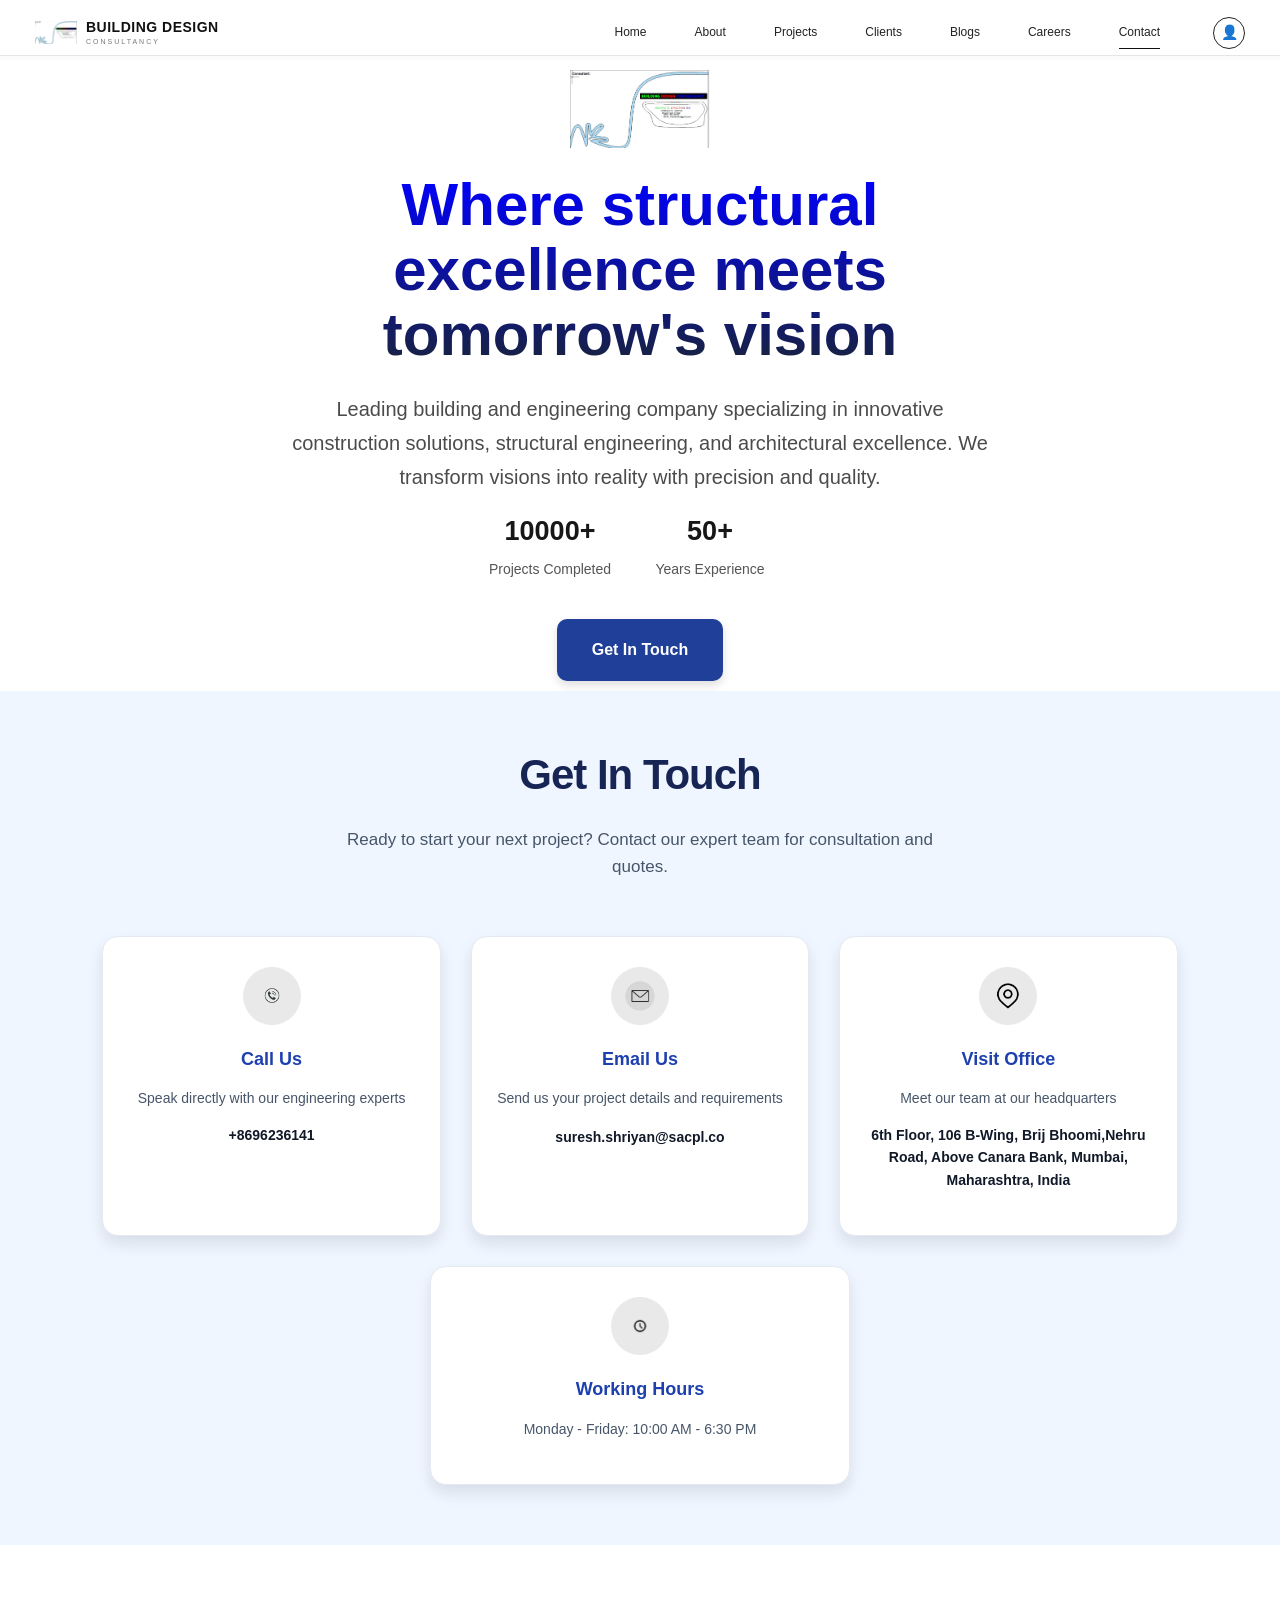
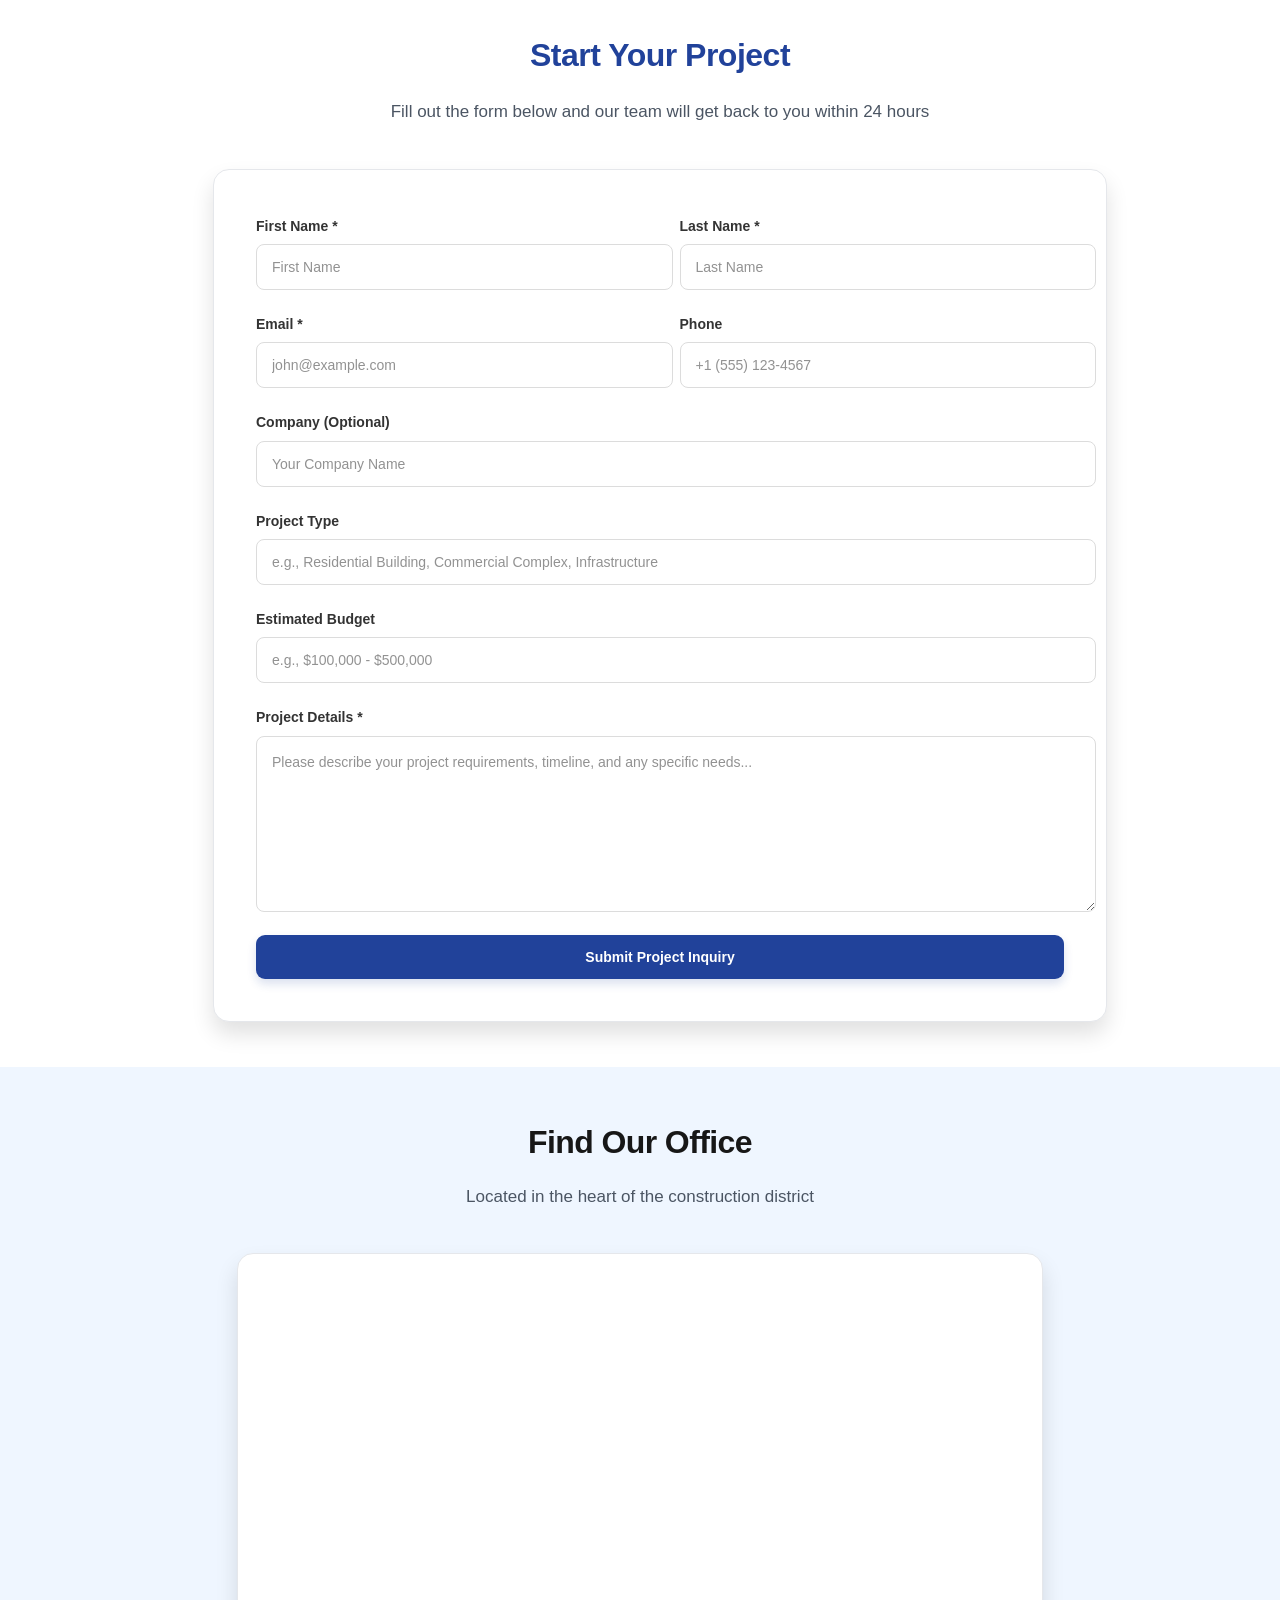
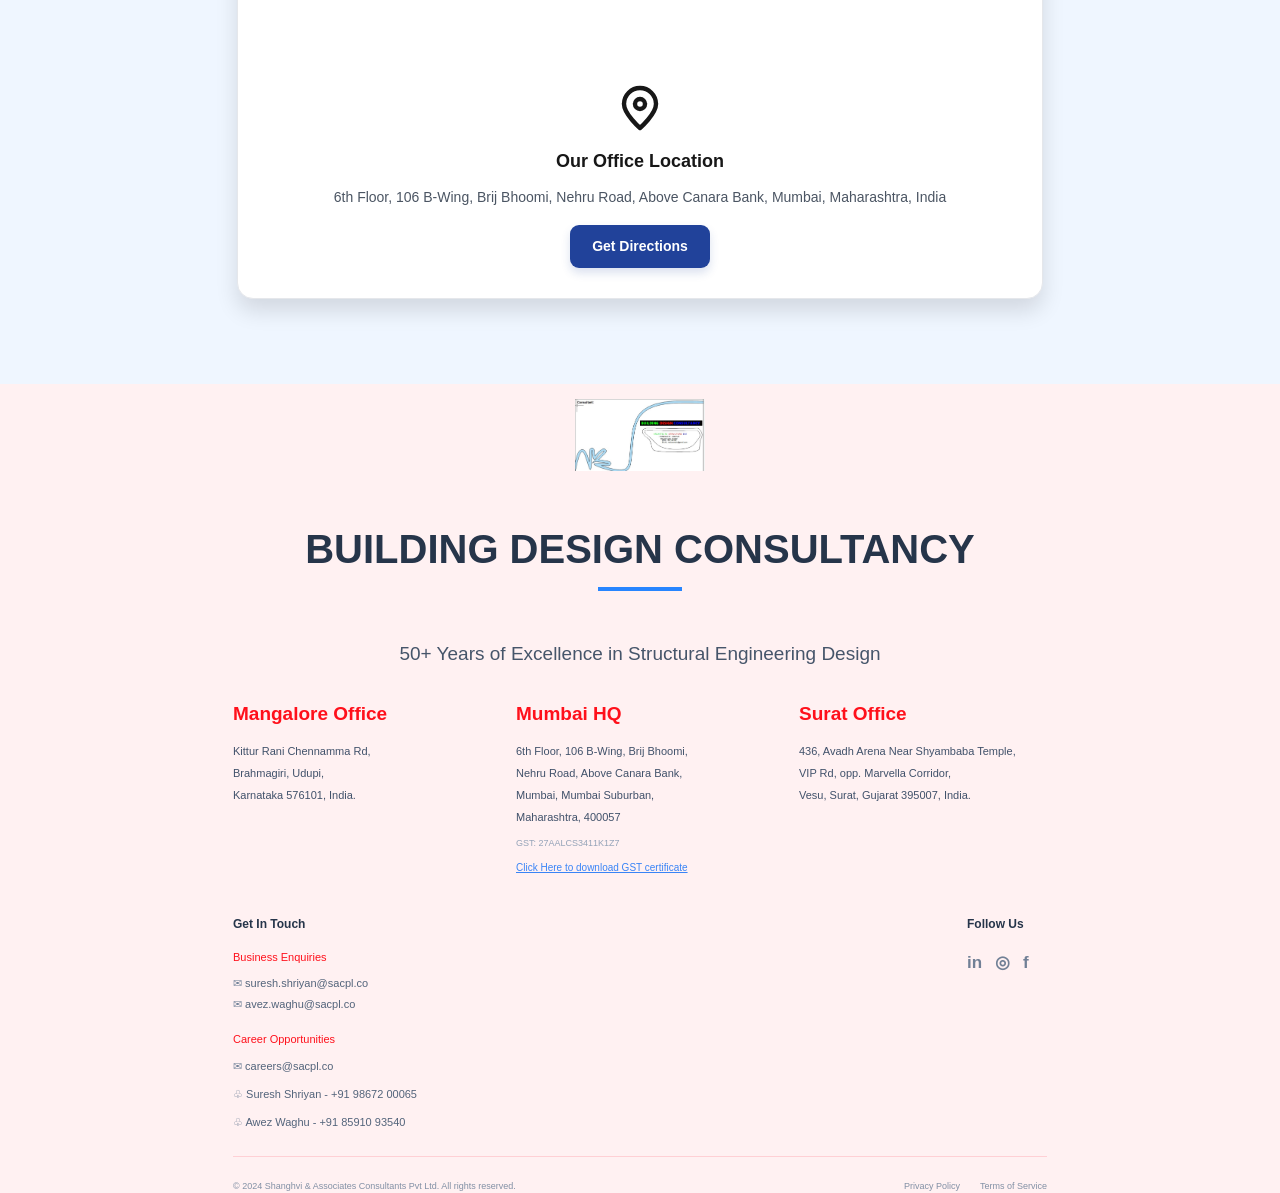
<file: Contact.html>
<!DOCTYPE html>
<html lang="en">

<head>
    <meta charset="UTF-8">
    <meta name="viewport" content="width=device-width, initial-scale=1.0">
    <title>Document</title>
    <link rel="stylesheet" href="style.css">
    <link rel="stylesheet" href="Contact.css">
</head>

<body>
    <div id="site-header"></div>

    <section class="lead">
        <div class="leading">
            <img src="./assets/logo.jpeg" alt="">
            <h1>Where structural excellence meets tomorrow's vision</h1>
            <p>Leading building and engineering company specializing in innovative construction solutions, structural
                engineering, and architectural excellence. We transform visions into reality with precision and quality.
            </p>
        </div>
        <div class="proj">
            <h1>10000+</h1>
            <p>Projects Completed</p>
        </div>
        <div class="year">
            <h1>50+</h1>
            <p>Years Experience</p>
        </div>
        <div class="get">
            <a href="#Project">Get In Touch</a>
        </div>
    </section>
    <section class="gets">
        <div class="gets1">
            <h1>Get In Touch</h1>
            <p>Ready to start your next project? Contact our expert team for consultation and quotes.</p>
        </div>
        <div class="email">
            <img src="./contact-image/pngtree-phone-call-icon-vector-illustration-design-png-image_5588423-removebg-preview.png"
                alt="Phone icon">

            <h1>Call Us</h1>

            <p>Speak directly with our engineering experts</p>

            <p><strong>+8696236141</strong></p>
        </div>
        <div class="email">
            <img src="./contact-image/OIP-removebg-preview.png" alt="Email icon">
            <h1>Email Us</h1>
            <p>Send us your project details and requirements</p>
            <a href=""><strong>suresh.shriyan@sacpl.co</strong></a>
        </div>
        <div class="email">
            <img src="./contact-image/OIP__1_-removebg-preview.png" alt="location icon">
            <h1>Visit Office</h1>
            <p>Meet our team at our headquarters</p>
            <p><strong>6th Floor, 106 B-Wing, Brij Bhoomi,Nehru Road, Above Canara Bank, Mumbai, Maharashtra,
                    India</strong></p>
        </div>
        <div class="email">
            <img src="./contact-image/OIP__2_-removebg-preview.png" alt="time icon">
            <h1>Working Hours</h1>
            <p>Monday - Friday: 10:00 AM - 6:30 PM</p>
        </div>
    </section>



       <!-- Start Your Project Section -->
    <section class="project-section">

        <!-- Section Heading -->
        <div class="project-heading">
            <h1>Start Your Project</h1>

            <p>
                Fill out the form below and our team will get back to you
                within 24 hours
            </p>
        </div>

        <!-- Project Form Card -->
        <div class="project-form-container">

            <form class="project-form">

                <!-- First Row -->
                <div class="form-row">

                    <div class="form-group">
                        <label for="firstName">First Name *</label>

                        <input
                            type="text"
                            id="firstName"
                            name="firstName"
                            placeholder="First Name"
                            required
                        >
                    </div>

                    <div class="form-group">
                        <label for="lastName">Last Name *</label>

                        <input
                            type="text"
                            id="lastName"
                            name="lastName"
                            placeholder="Last Name"
                            required
                        >
                    </div>

                </div>

                <!-- Second Row -->
                <div class="form-row">

                    <div class="form-group">
                        <label for="email">Email *</label>

                        <input
                            type="email"
                            id="email"
                            name="email"
                            placeholder="john@example.com"
                            required
                        >
                    </div>

                    <div class="form-group">
                        <label for="phone">Phone</label>

                        <input
                            type="tel"
                            id="phone"
                            name="phone"
                            placeholder="+1 (555) 123-4567"
                        >
                    </div>

                </div>

                <!-- Company Name -->
                <div class="form-group full-width">
                    <label for="company">Company (Optional)</label>

                    <input
                        type="text"
                        id="company"
                        name="company"
                        placeholder="Your Company Name"
                    >
                </div>

                <!-- Project Type -->
                <div class="form-group full-width">
                    <label for="projectType">Project Type</label>

                    <input
                        type="text"
                        id="projectType"
                        name="projectType"
                        placeholder="e.g., Residential Building, Commercial Complex, Infrastructure"
                    >
                </div>

                <!-- Estimated Budget -->
                <div class="form-group full-width">
                    <label for="budget">Estimated Budget</label>

                    <input
                        type="text"
                        id="budget"
                        name="budget"
                        placeholder="e.g., $100,000 - $500,000"
                    >
                </div>

                <!-- Project Details -->
                <div class="form-group full-width">
                    <label for="details">Project Details *</label>

                    <textarea
                        id="details"
                        name="details"
                        rows="6"
                        placeholder="Please describe your project requirements, timeline, and any specific needs..."
                        required
                    ></textarea>
                </div>

                <!-- Submit Button -->
                <button type="submit" class="submit-btn">
                    Submit Project Inquiry
                </button>

            </form>

        </div>

    </section>


    <!-- Find Our Office Section -->
<section class="office-section">

    <!-- Section Heading -->
    <div class="office-heading">
        <h1>Find Our Office</h1>
        <p>Located in the heart of the construction district</p>
    </div>

    <!-- Office Location Card -->
    <div class="office-card">

        <!-- Google Map -->
        <div class="office-map">
            <iframe
                src="https://maps.google.com/maps?q=Shanghvi%20and%20Associates%20Consultants%20Private%20Limited%2C%20Brij%20Bhoomi%2C%20Nehru%20Road%2C%20Mumbai&t=&z=15&ie=UTF8&iwloc=&output=embed"
                width="100%"
                height="380"
                style="border:0;"
                allowfullscreen=""
                loading="lazy"
                referrerpolicy="no-referrer-when-downgrade"
                title="Office Location Map">
            </iframe>
        </div>

        <!-- Office Information -->
        <div class="office-info">

            <!-- Location Icon -->
            <div class="office-icon">
                <svg
                    xmlns="http://www.w3.org/2000/svg"
                    width="48"
                    height="48"
                    viewBox="0 0 24 24"
                    fill="none"
                    stroke="currentColor"
                    stroke-width="2.2"
                    stroke-linecap="round"
                    stroke-linejoin="round"
                    aria-hidden="true">

                    <path d="M20 10c0 5-8 12-8 12S4 15 4 10a8 8 0 1 1 16 0Z"></path>
                    <circle cx="12" cy="10" r="2.5"></circle>

                </svg>
            </div>

            <!-- Office Details -->
            <h2>Our Office Location</h2>

            <p class="office-address">
                6th Floor, 106 B-Wing, Brij Bhoomi, Nehru Road,
                Above Canara Bank, Mumbai, Maharashtra, India
            </p>

            <!-- Directions Button -->
            <a
                href="https://www.google.com/maps/search/?api=1&query=Shanghvi+and+Associates+Consultants+Private+Limited+Brij+Bhoomi+Nehru+Road+Mumbai"
                target="_blank"
                rel="noopener noreferrer"
                class="directions-btn">

                Get Directions

            </a>

        </div>

    </div>

</section>


    <div id="site-footer"></div>

    <script src="script.js"></script>
</body>

</html>
</file>
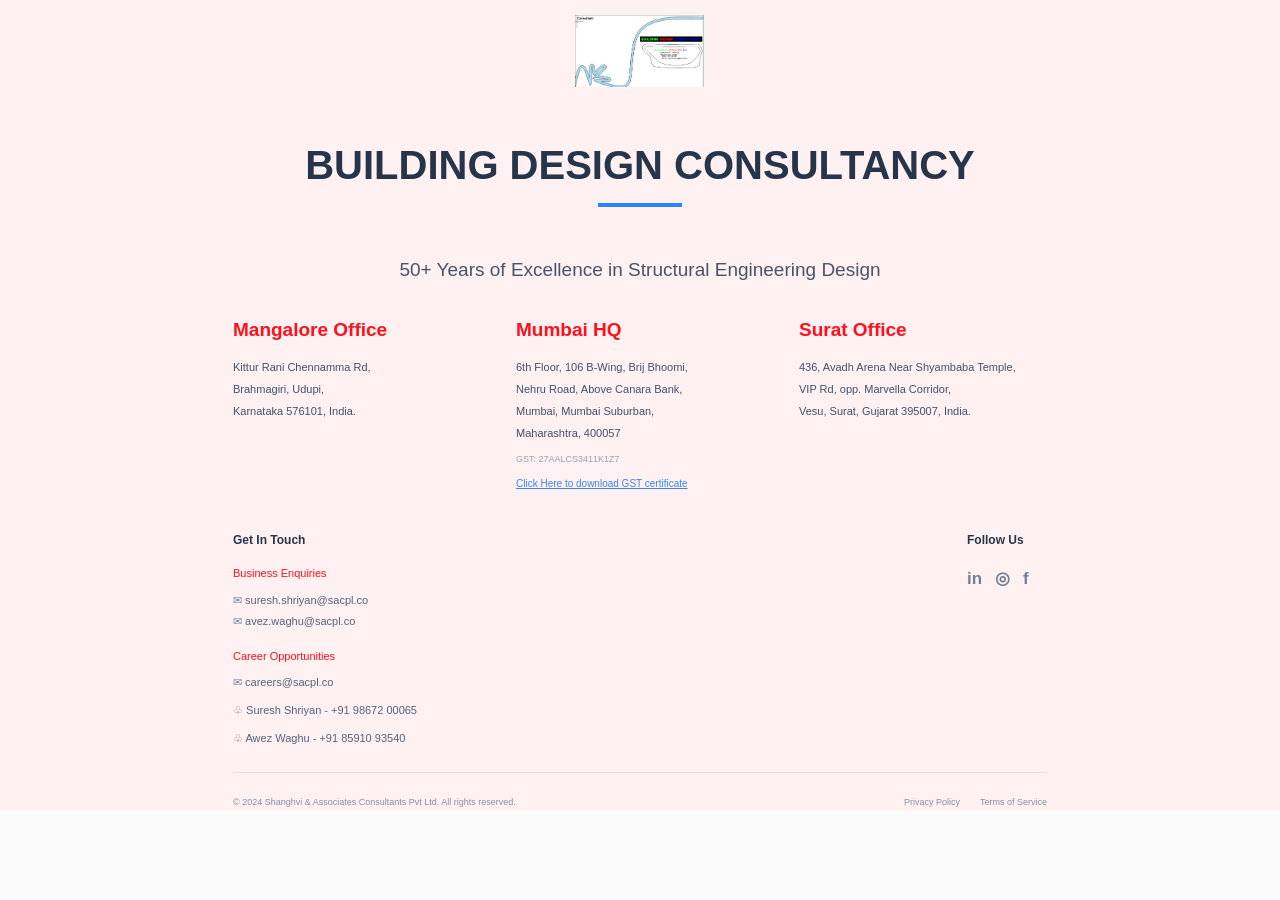
<file: footer.html>
<!DOCTYPE html>
<html lang="en">
<head>
    <meta charset="UTF-8">
    <meta name="viewport" content="width=device-width, initial-scale=1.0">
    <title>Document</title>

      <link rel="stylesheet" href="style.css">
</head>
<body>
    



    
<footer class="sacpl-footer">


    <div class="footer-logo">
        <img src="assets/logo.jpeg" alt="SACPL Logo">
    </div>


    <div class="footer-heading">
        <h2>BUILDING DESIGN CONSULTANCY</h2>
        <span class="heading-line"></span>
        <p>50+ Years of Excellence in Structural Engineering Design</p>
    </div>


    <div class="office-container">

        <div class="office">
            <h3>Mangalore Office</h3>
            <p>
                Kittur Rani Chennamma Rd,<br>
                Brahmagiri, Udupi,<br>
                Karnataka 576101, India.
            </p>
        </div>

        <div class="office">
            <h3>Mumbai HQ</h3>
            <p>
                6th Floor, 106 B-Wing, Brij Bhoomi,<br>
                Nehru Road, Above Canara Bank,<br>
                Mumbai, Mumbai Suburban,<br>
                Maharashtra, 400057
            </p>

            <small>GST: 27AALCS3411K1Z7</small>

            <a class="gst-link" href="#">
                Click Here to download GST certificate
            </a>
        </div>

        <div class="office">
            <h3>Surat Office</h3>
            <p>
                436, Avadh Arena Near Shyambaba Temple,<br>
                VIP Rd, opp. Marvella Corridor,<br>
                Vesu, Surat, Gujarat 395007, India.
            </p>
        </div>

    </div>


    <div class="footer-contact">

        <div class="contact-details">
            <h4>Get In Touch</h4>

            <h5>Business Enquiries</h5>
            <p>✉ <a href="mailto:suresh.shriyan@sacpl.co">
                suresh.shriyan@sacpl.co</a></p>
            <p>✉ <a href="mailto:avez.waghu@sacpl.co">
                avez.waghu@sacpl.co</a></p>

            <h5 class="career-heading">Career Opportunities</h5>
            <p>✉ <a href="mailto:careers@sacpl.co">
                careers@sacpl.co</a></p>

            <p class="phone">♧
                <a href="tel:+919867200065">
                    Suresh Shriyan - +91 98672 00065
                </a>
            </p>

            <p class="phone">♧
                <a href="tel:+918591093540">
                    Awez Waghu - +91 85910 93540
                </a>
            </p>
        </div>

        <div class="social-links">
            <h4>Follow Us</h4>

            <div class="social-icons">
                <a href="#" aria-label="LinkedIn">in</a>
                <a href="#" aria-label="Instagram">◎</a>
                <a href="#" aria-label="Facebook">f</a>
            </div>
        </div>

    </div>

   
    <div class="footer-bottom">
        <p>
            © 2024 Shanghvi &amp; Associates Consultants Pvt Ltd.
            All rights reserved.
        </p>

        <div class="footer-policy">
            <a href="#">Privacy Policy</a>
            <a href="#">Terms of Service</a>
        </div>
    </div>

</footer>



</body>
</html>
</file>
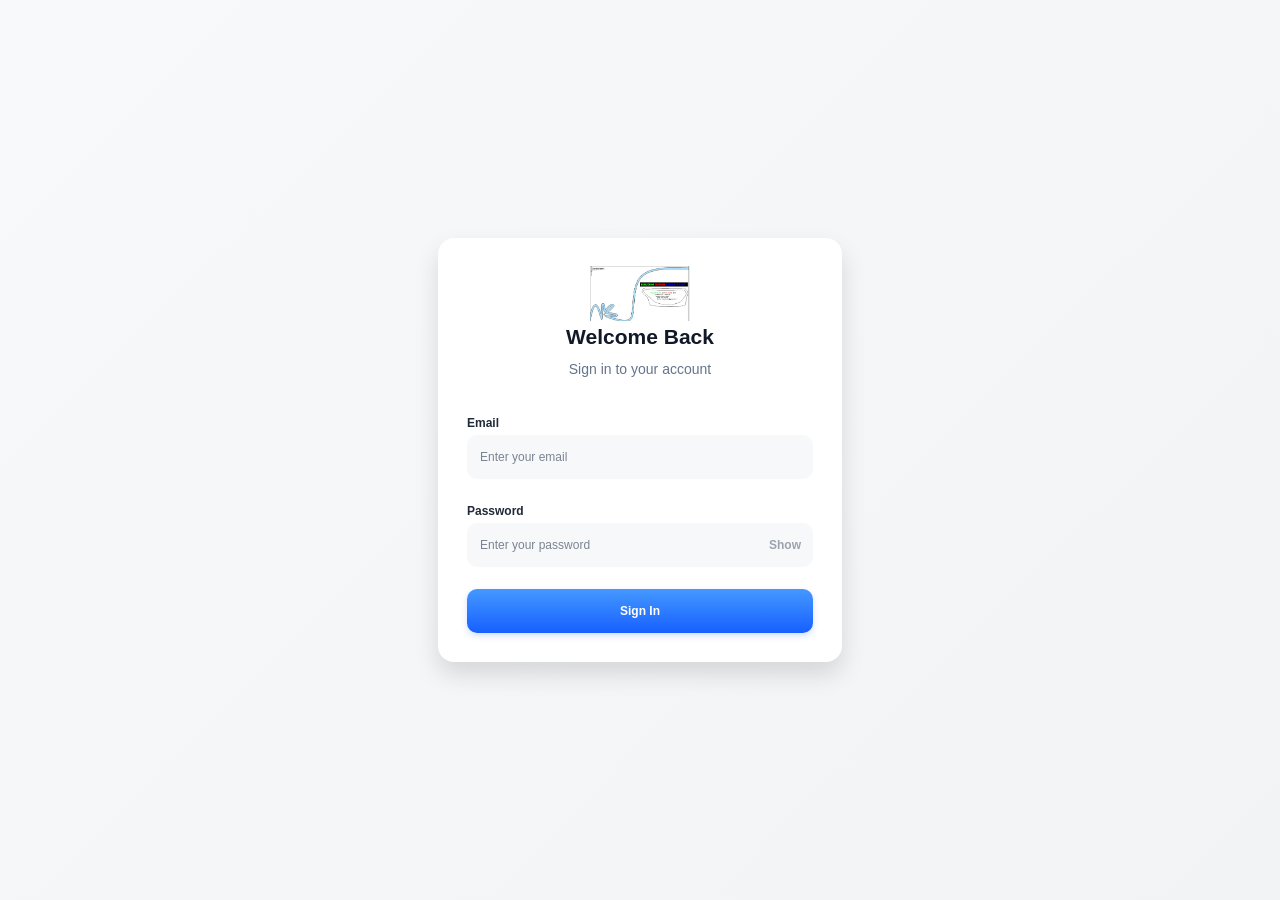
<file: login.html>
<!DOCTYPE html>
<html lang="en">

<head>
    <meta charset="UTF-8">
    <meta name="viewport" content="width=device-width, initial-scale=1.0">

    <title>SACPL - Sign In</title>

    <link rel="stylesheet" href="login.css">
</head>

<body>

    <!-- Login Page -->
    <section class="login-page">

        <!-- Login Card -->
        <div class="login-card">

            <!-- Logo -->
           <img src="./assets/logo.jpeg" width="100px" alt="">

            <!-- Heading -->
            <div class="login-heading">
                <h1>Welcome Back</h1>
                <p>Sign in to your account</p>
            </div>

            <!-- Login Form -->
            <form class="login-form" id="loginForm">

                <!-- Email -->
                <div class="form-group">
                    <label for="email">Email</label>

                    <input
                        type="email"
                        id="email"
                        name="email"
                        placeholder="Enter your email"
                        autocomplete="username"
                        required
                    >
                </div>

                <!-- Password -->
                <div class="form-group">
                    <label for="password">Password</label>

                    <div class="password-wrapper">

                        <input
                            type="password"
                            id="password"
                            name="password"
                            placeholder="Enter your password"
                            autocomplete="current-password"
                            required
                        >

                        <button
                            type="button"
                            class="toggle-password"
                            id="togglePassword"
                        >
                            Show
                        </button>

                    </div>
                </div>

                <!-- Sign In Button -->
                <button type="submit" class="sign-in-btn">
                    Sign In
                </button>

            </form>

        </div>

    </section>

    <!-- Show / Hide Password -->
    <script>
        const passwordInput = document.getElementById("password");
        const togglePassword = document.getElementById("togglePassword");

        togglePassword.addEventListener("click", function () {

            if (passwordInput.type === "password") {
                passwordInput.type = "text";
                togglePassword.textContent = "Hide";
            } else {
                passwordInput.type = "password";
                togglePassword.textContent = "Show";
            }

        });

        // Front-end demonstration only
        document.getElementById("loginForm").addEventListener("submit", function (event) {
            event.preventDefault();
            alert("Please connect your login form to your authentication backend.");
        });
    </script>

</body>

</html>
</file>
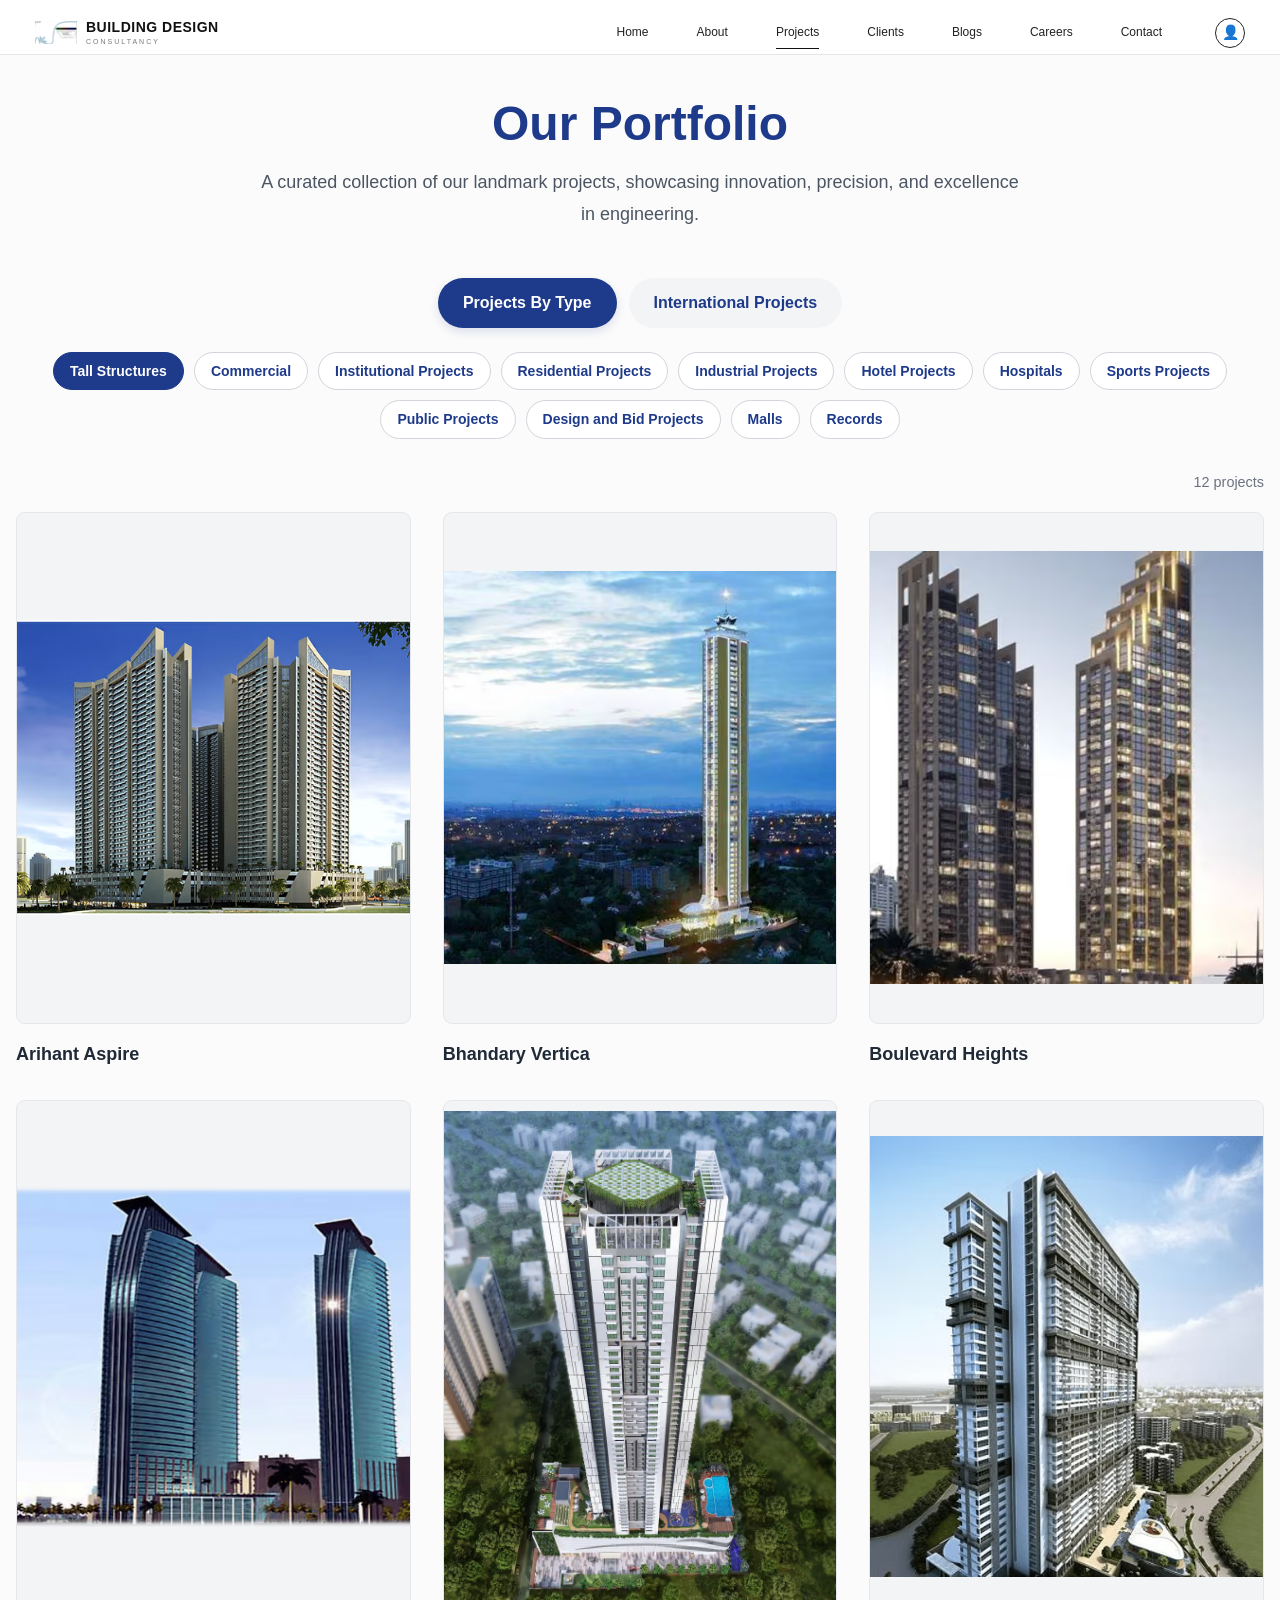
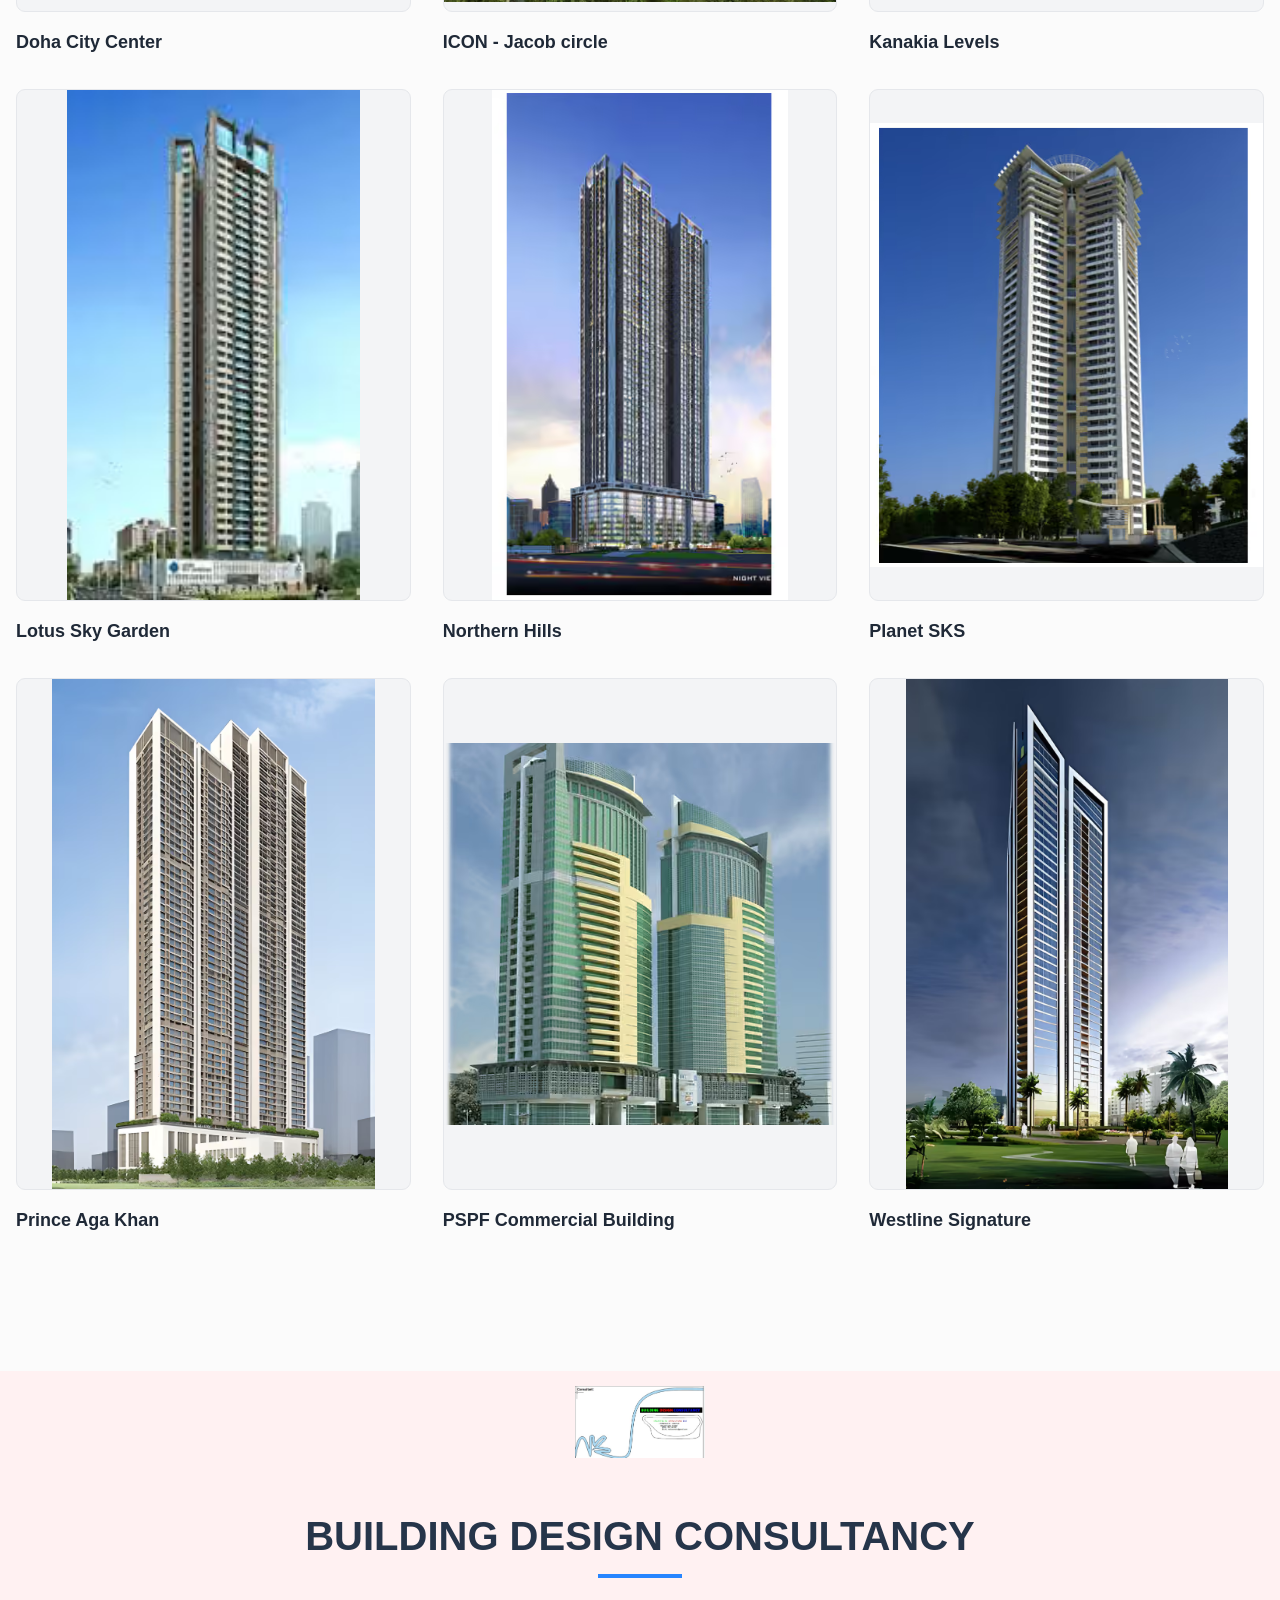
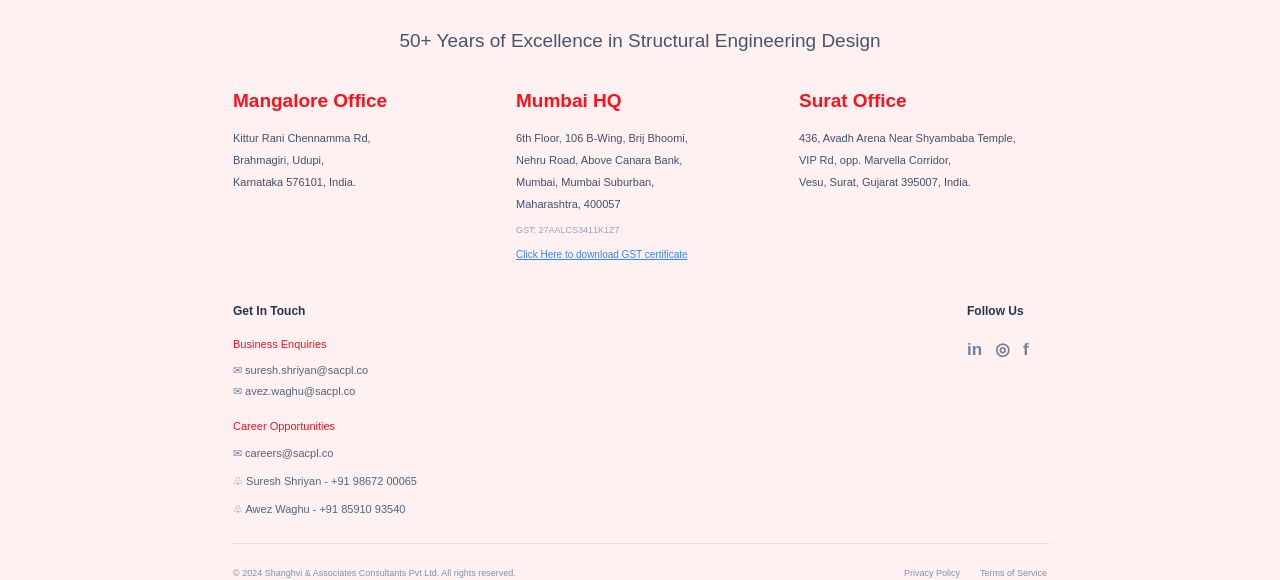
<file: Projects.html>
<!DOCTYPE html>
<html lang="en">

<head>
  <meta charset="UTF-8">
  <meta name="viewport" content="width=device-width, initial-scale=1.0">
  <title>Document</title>
  <link rel="stylesheet" href="style.css">
  <link rel="stylesheet" href="Projects.css">
</head>

<body>
  <div id="site-header"></div>


  <main class="portfolio">
    <section class="portfolio-section">
      <header class="portfolio-header">
        <h1>Our Portfolio</h1>
        <p>A curated collection of our landmark projects, showcasing innovation, precision, and excellence in
          engineering.</p>
      </header>

      <div class="main-tabs" aria-label="Portfolio view">
        <button class="main-tab active" data-view="type">Projects By Type</button>
        <button class="main-tab" data-view="international">International Projects</button>
      </div>

      <div class="filters" id="categoryFilters" aria-label="Filter projects by category">
        <button class="filter-btn active" data-category="Tall Structures">Tall Structures</button>
        <button class="filter-btn" data-category="Commercial">Commercial</button>
        <button class="filter-btn" data-category="Institutional Projects">Institutional Projects</button>
        <button class="filter-btn" data-category="Residential Projects">Residential Projects</button>
        <button class="filter-btn" data-category="Industrial Projects">Industrial Projects</button>
        <button class="filter-btn" data-category="Hotel Projects">Hotel Projects</button>
        <button class="filter-btn" data-category="Hospitals">Hospitals</button>
        <button class="filter-btn" data-category="Sports Projects">Sports Projects</button>
        <button class="filter-btn" data-category="Public Projects">Public Projects</button>
        <button class="filter-btn" data-category="Design and Bid Projects">Design and Bid Projects</button>
        <button class="filter-btn" data-category="Malls">Malls</button>
        <button class="filter-btn" data-category="Records">Records</button>
      </div>
      <p class="results-message" id="resultsMessage" aria-live="polite"></p>
      <div class="project-grid" id="projectGrid">
        <article class="project-card" data-category="Tall Structures" data-type="type">
          <div class="project-image-wrap">
            <img class="project-image" src="./projects_image/ArihantAspire.avif" alt="Arihant Aspire" loading="lazy">
          </div>
          <h2 class="project-title">Arihant Aspire</h2>
        </article>
        <article class="project-card" data-category="Tall Structures" data-type="type">
          <div class="project-image-wrap">
            <img class="project-image" src="./projects_image/BhandaryVertica.avif" alt="Bhandary Vertica" loading="lazy">
          </div>
          <h2 class="project-title">Bhandary Vertica</h2>
        </article>
        <article class="project-card" data-category="Tall Structures" data-type="type">
          <div class="project-image-wrap">
            <img class="project-image" src="./projects_image/BoulevardHeights.avif" alt="Boulevard Heights" loading="lazy">
          </div>
          <h2 class="project-title">Boulevard Heights</h2>
        </article>
        <article class="project-card" data-category="Tall Structures" data-type="international">
          <div class="project-image-wrap">
            <img class="project-image" src="./projects_image/DohaCityCenter.avif" alt="Doha City Center" loading="lazy">
          </div>
          <h2 class="project-title">Doha City Center</h2>
        </article>
        <article class="project-card" data-category="Tall Structures" data-type="type">
          <div class="project-image-wrap">
            <img class="project-image" src="./projects_image/ICON-Jacobcircle_1.avif" alt="ICON - Jacob circle" loading="lazy">
          </div>
          <h2 class="project-title">ICON - Jacob circle</h2>
        </article>
        <article class="project-card" data-category="Tall Structures" data-type="type">
          <div class="project-image-wrap">
            <img class="project-image" src="./projects_image/KanakiaLevels.avif" alt="Kanakia Levels" loading="lazy">
          </div>
          <h2 class="project-title">Kanakia Levels</h2>
        </article>
        <article class="project-card" data-category="Tall Structures" data-type="type">
          <div class="project-image-wrap">
            <img class="project-image" src="./projects_image/LotusSkyGarden.avif" alt="Lotus Sky Garden" loading="lazy">
          </div>
          <h2 class="project-title">Lotus Sky Garden</h2>
        </article>
        <article class="project-card" data-category="Tall Structures" data-type="type">
          <div class="project-image-wrap">
            <img class="project-image" src="./projects_image/NorthernHills.avif" alt="Northern Hills" loading="lazy">
          </div>
          <h2 class="project-title">Northern Hills</h2>
        </article>
        <article class="project-card" data-category="Tall Structures" data-type="type">
          <div class="project-image-wrap">
            <img class="project-image" src="./projects_image/SKSPlanet.avif" alt="Planet SKS" loading="lazy">
          </div>
          <h2 class="project-title">Planet SKS</h2>
        </article>
        <article class="project-card" data-category="Tall Structures" data-type="type">
          <div class="project-image-wrap">
            <img class="project-image" src="./projects_image/PrinceAgaKhan.avif" alt="Prince Aga Khan" loading="lazy">
          </div>
          <h2 class="project-title">Prince Aga Khan</h2>
        </article>
        <article class="project-card" data-category="Tall Structures" data-type="international">
          <div class="project-image-wrap">
            <img class="project-image" src="./projects_image/PSPFCommercialBuilding.avif" alt="PSPF Commercial Building" loading="lazy">
          </div>
          <h2 class="project-title">PSPF Commercial Building</h2>
        </article>
        <article class="project-card" data-category="Tall Structures" data-type="type">
          <div class="project-image-wrap">
            <img class="project-image" src="./projects_image/WestlineSignature.avif" alt="Westline Signature" loading="lazy">
          </div>
          <h2 class="project-title">Westline Signature</h2>
        </article>
      </div>

       <p class="results-message" id="resultsMessage" aria-live="polite"></p>
      <div class="project-grid" id="projectGrid">
        <article class="project-card" data-category="Commercial" data-type="type">
          <div class="project-image-wrap">
            <img class="project-image" src="./projects_image/ArihantAspire.avif" alt="Arihant Aspire" loading="lazy">
          </div>
          <h2 class="project-title">Arihant Aspire</h2>
        </article>
        <article class="project-card" data-category="Commercial" data-type="type">
          <div class="project-image-wrap">
            <img class="project-image" src="./projects_image/BhandaryVertica.avif" alt="Bhandary Vertica" loading="lazy">
          </div>
          <h2 class="project-title">Bhandary Vertica</h2>
        </article>
        <article class="project-card" data-category="Commercial" data-type="type">
          <div class="project-image-wrap">
            <img class="project-image" src="./projects_image/BoulevardHeights.avif" alt="Boulevard Heights" loading="lazy">
          </div>
          <h2 class="project-title">Boulevard Heights</h2>
        </article>
        <article class="project-card" data-category="Commercial" data-type="international">
          <div class="project-image-wrap">
            <img class="project-image" src="./projects_image/DohaCityCenter.avif" alt="Doha City Center" loading="lazy">
          </div>
          <h2 class="project-title">Doha City Center</h2>
        </article>
        <article class="project-card" data-category="Commercial" data-type="type">
          <div class="project-image-wrap">
            <img class="project-image" src="./projects_image/ICON-Jacobcircle_1.avif" alt="ICON - Jacob circle" loading="lazy">
          </div>
          <h2 class="project-title">ICON - Jacob circle</h2>
        </article>
        <article class="project-card" data-category="Commercial" data-type="type">
          <div class="project-image-wrap">
            <img class="project-image" src="./projects_image/KanakiaLevels.avif" alt="Kanakia Levels" loading="lazy">
          </div>
          <h2 class="project-title">Kanakia Levels</h2>
        </article>
        <article class="project-card" data-category="Commercial" data-type="type">
          <div class="project-image-wrap">
            <img class="project-image" src="./projects_image/LotusSkyGarden.avif" alt="Lotus Sky Garden" loading="lazy">
          </div>
          <h2 class="project-title">Lotus Sky Garden</h2>
        </article>
        <article class="project-card" data-category="Commercial" data-type="type">
          <div class="project-image-wrap">
            <img class="project-image" src="./projects_image/NorthernHills.avif" alt="Northern Hills" loading="lazy">
          </div>
          <h2 class="project-title">Northern Hills</h2>
        </article>
        <article class="project-card" data-category="Commercial" data-type="type">
          <div class="project-image-wrap">
            <img class="project-image" src="./projects_image/SKSPlanet.avif" alt="Planet SKS" loading="lazy">
          </div>
          <h2 class="project-title">Planet SKS</h2>
        </article>
        <article class="project-card" data-category="Commercial" data-type="type">
          <div class="project-image-wrap">
            <img class="project-image" src="./projects_image/PrinceAgaKhan.avif" alt="Prince Aga Khan" loading="lazy">
          </div>
          <h2 class="project-title">Prince Aga Khan</h2>
        </article>
        <article class="project-card" data-category="Commercial" data-type="international">
          <div class="project-image-wrap">
            <img class="project-image" src="./projects_image/PSPFCommercialBuilding.avif" alt="PSPF Commercial Building" loading="lazy">
          </div>
          <h2 class="project-title">PSPF Commercial Building</h2>
        </article>
        <article class="project-card" data-category="Commercial" data-type="type">
          <div class="project-image-wrap">
            <img class="project-image" src="./projects_image/WestlineSignature.avif" alt="Westline Signature" loading="lazy">
          </div>
          <h2 class="project-title">Westline Signature</h2>
        </article>
      </div>
    </section>
  </main>


  <div id="site-footer"></div>

  <script src="script.js"></script>
</body>

</html>
</file>
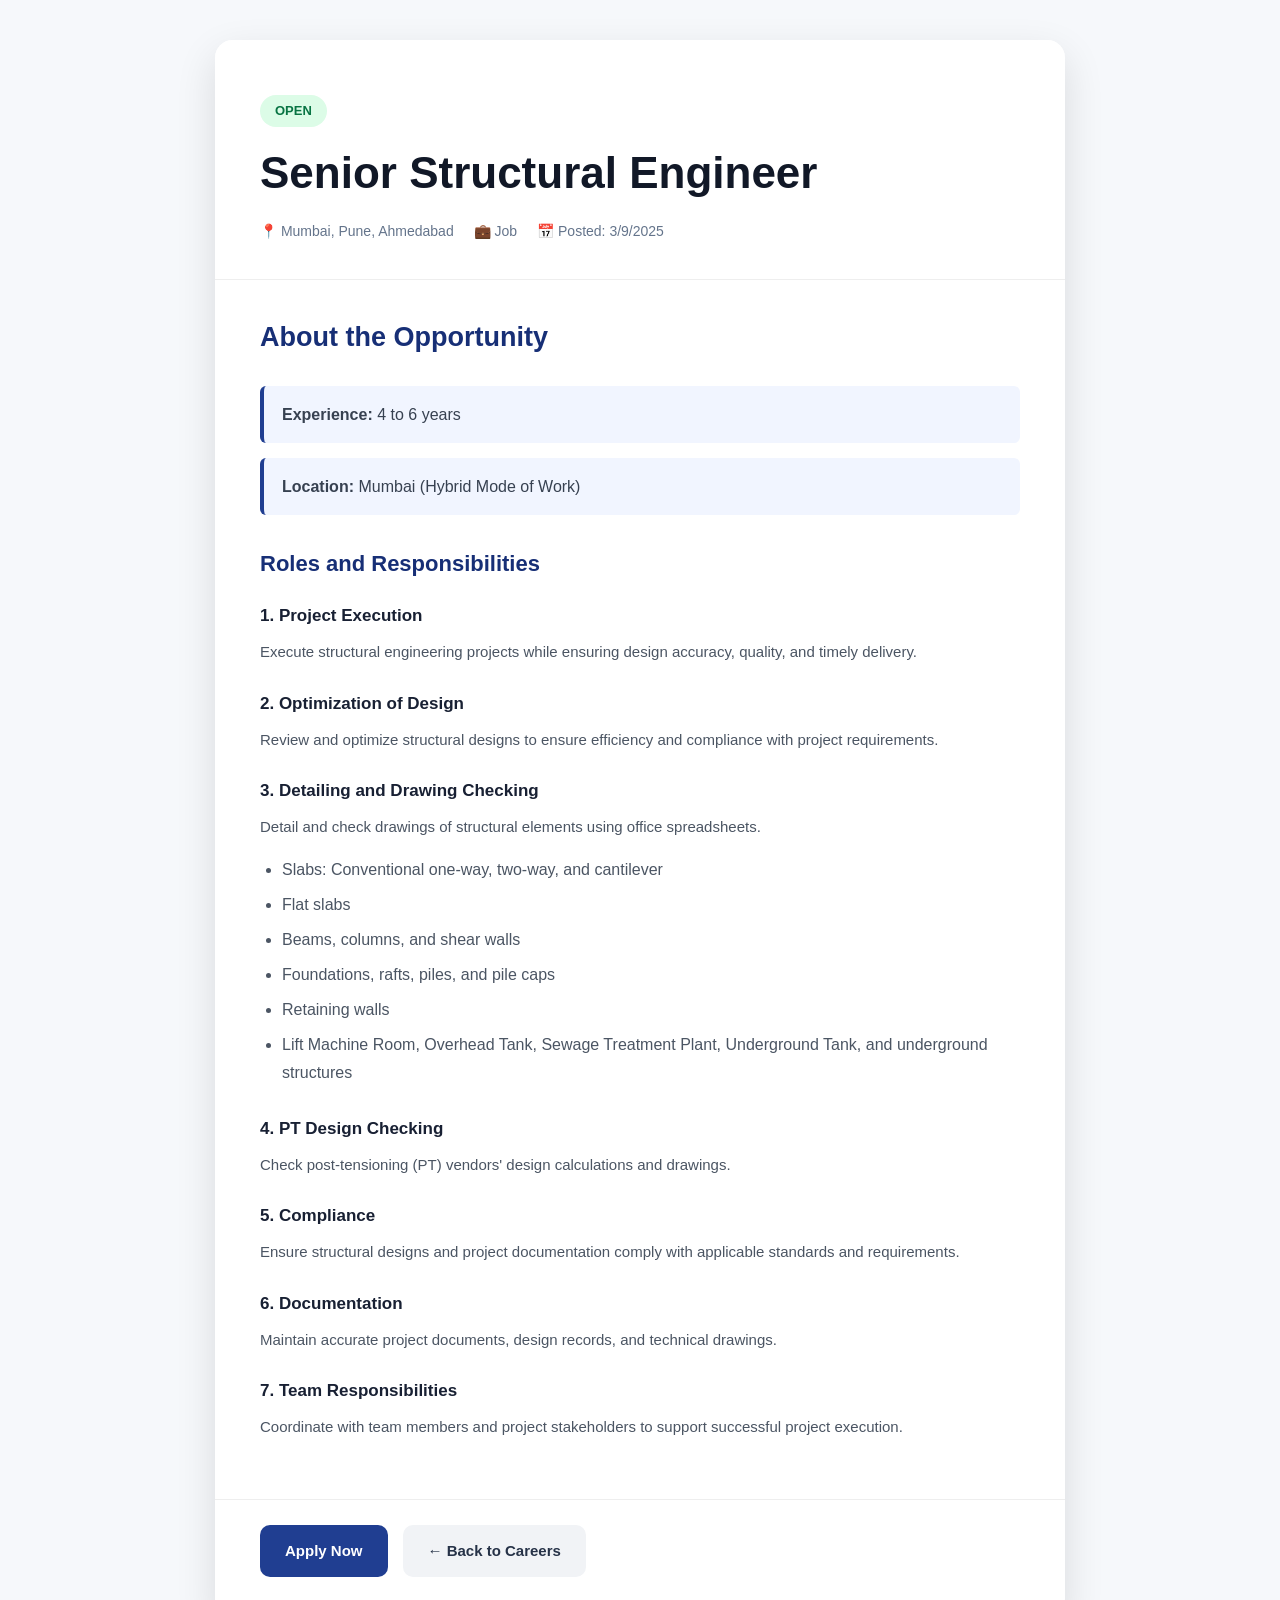
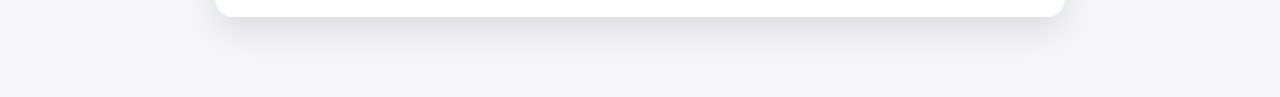
<file: senior-structural-engineer.html>
<!DOCTYPE html>
<html lang="en">

<head>
    <meta charset="UTF-8">
    <meta name="viewport" content="width=device-width, initial-scale=1.0">

    <title>Senior Structural Engineer | SACPL Careers</title>

    <link rel="stylesheet" href="senior-structural-engineer.css">
</head>

<body>

    <section class="job-details-section">

        <div class="job-details-container">

            <!-- Job Header -->
            <div class="job-header">

                <span class="job-status">Open</span>

                <h1>Senior Structural Engineer</h1>

                <div class="job-meta">
                    <span>📍 Mumbai, Pune, Ahmedabad</span>
                    <span>💼 Job</span>
                    <span>📅 Posted: 3/9/2025</span>
                </div>

            </div>


            <!-- Job Description -->
            <div class="job-content">

                <h2>About the Opportunity</h2>

                <div class="experience-box">
                    <strong>Experience:</strong> 4 to 6 years
                </div>

                <div class="location-box">
                    <strong>Location:</strong> Mumbai (Hybrid Mode of Work)
                </div>

                <h3>Roles and Responsibilities</h3>

                <div class="responsibility-item">
                    <h4>1. Project Execution</h4>
                    <p>
                        Execute structural engineering projects while ensuring
                        design accuracy, quality, and timely delivery.
                    </p>
                </div>

                <div class="responsibility-item">
                    <h4>2. Optimization of Design</h4>

                    <p>
                        Review and optimize structural designs to ensure
                        efficiency and compliance with project requirements.
                    </p>
                </div>

                <div class="responsibility-item">
                    <h4>3. Detailing and Drawing Checking</h4>

                    <p>
                        Detail and check drawings of structural elements
                        using office spreadsheets.
                    </p>

                    <ul>
                        <li>Slabs: Conventional one-way, two-way, and cantilever</li>
                        <li>Flat slabs</li>
                        <li>Beams, columns, and shear walls</li>
                        <li>Foundations, rafts, piles, and pile caps</li>
                        <li>Retaining walls</li>
                        <li>
                            Lift Machine Room, Overhead Tank, Sewage Treatment
                            Plant, Underground Tank, and underground structures
                        </li>
                    </ul>
                </div>

                <div class="responsibility-item">
                    <h4>4. PT Design Checking</h4>

                    <p>
                        Check post-tensioning (PT) vendors' design calculations
                        and drawings.
                    </p>
                </div>

                <div class="responsibility-item">
                    <h4>5. Compliance</h4>

                    <p>
                        Ensure structural designs and project documentation
                        comply with applicable standards and requirements.
                    </p>
                </div>

                <div class="responsibility-item">
                    <h4>6. Documentation</h4>

                    <p>
                        Maintain accurate project documents, design records,
                        and technical drawings.
                    </p>
                </div>

                <div class="responsibility-item">
                    <h4>7. Team Responsibilities</h4>

                    <p>
                        Coordinate with team members and project stakeholders
                        to support successful project execution.
                    </p>
                </div>

            </div>


            <!-- Action Buttons -->
            <div class="job-actions">

                <a href="YOUR_APPLICATION_URL" class="apply-now-btn">
                    Apply Now
                </a>

                <a href="careers.html" class="back-careers-btn">
                    ← Back to Careers
                </a>

            </div>

        </div>

    </section>

</body>

</html>
</file>
<file: style.css>
*{
    margin: 0;
    padding: 0;

    
}
html{
    scroll-behavior: smooth;
}

body{
    font-family: 'Poppins', sans-serif;
    line-height: 1.6;
    color: #ffffff;
    background-color: #fbfbfb; 
    overflow-x: hidden;
    
}


.navbar {
    position: fixed;
    top: 0;
    left: 0;

    width: 100%;
    height: 55px;

    z-index: 1000;

    background: #fff;
    border-bottom: 1px solid #e5e5e5;
}

.header {
    max-width: 1250px;
    height: 65px;

    margin: auto;
    padding: 0 20px;

    display: flex;
    align-items: center;
    box-sizing: border-box;
}




.logo {
    width: 42px;
    height: 42px;
    flex-shrink: 0;
}

.logo img {
    width: 100%;
    height: 100%;

    object-fit: contain;
}




.brand-name {
    margin-left: 9px;
    margin-right: auto;

    display: flex;
    flex-direction: column;

    text-decoration: none;
    color: #111;

    line-height: 1;
}

.brand-name span {
    font-size: 14px;
    font-weight: 700;
    letter-spacing: .5px;
}

.brand-name small {
    margin-top: 4px;

    font-size: 7px;
    letter-spacing: 2px;

    color: #777;
}




.navigation {
    display: flex;
    align-items: center;

    gap: 48px;
}

.navigation a {
    position: relative;

    color: #222;
    text-decoration: none;

    font-size: 12px;
    font-weight: 500;

    padding: 24px 0;

    transition: .3s;
}

.navigation a:hover {
    color: #000;
}




.navigation a::after {
    content: "";

    position: absolute;

    left: 0;
    bottom: 17px;

    width: 0;
    height: 1.5px;

    background: #111;

    transition: .3s;
}

.navigation a:hover::after,
.navigation a.active::after {
    width: 100%;
}




.admin-icon {
    width: 30px;
    height: 30px;

    padding: 0 !important;

    display: flex;
    align-items: center;
    justify-content: center;

    border: 1px solid #222;
    border-radius: 50%;

    font-size: 14px !important;

    margin-left: 5px;
}

.admin-icon::after {
    display: none;
}

.admin-icon:hover {
    background: #111;
    color: #fff !important;
}



.menu-button {
    display: none;

    width: 35px;
    height: 35px;

    border: 0;
    background: transparent;

    cursor: pointer;

    position: relative;
}



.hero {
    margin-top: 55px;

    position: relative;

    width: 100%;
    height: calc(100vh - 55px);

    min-height: 500px;

    overflow: hidden;

    color: #fff;
}




.hero-slider {
    position: absolute;

    inset: 0;

    width: 100%;
    height: 100%;
}

.hero-slide {
    position: absolute;

    inset: 0;

    width: 100%;
    height: 100%;

    background-size: cover;
    background-position: center;

    opacity: 0;

    transition: opacity 1s ease-in-out;

    z-index: 1;
}

.hero-slide.active {
    opacity: 1;
}




.hero-slider::after {
    content: "";

    position: absolute;

    inset: 0;

    background: rgba(0, 0, 0, 0.40);

    z-index: 2;
}



.hero-content {
    position: relative;

    z-index: 5;

    max-width: 1200px;

    height: 100%;

    /* margin: ; */

    padding: 0 30px;

    display: flex;
    flex-direction: column;

    justify-content: center;
    align-items: flex-start;

    box-sizing: border-box;
}




.hero-badge {
    margin: 0 0 12px;

    font-size: 11px;

    font-weight: 700;

    letter-spacing: 2px;
}




.hero h1 {
    margin-bottom: 10px;
    margin-top: 10px;

    font-size: 35px;

    line-height: 1.1;

    font-weight: 600;
}




.hero-copy {
    max-width: 600px;

    margin: 39px 0 22px;

    font-size: 18px;

    line-height: 1.6;
}




.hero-actions {
    display: flex;

    gap: 12px;
}




.b1 {
    margin-bottom: 20px;

    width: 30%;
    height: 40px;

    border-radius: 20px;

    background: rgba(120, 200, 255, 0.18);

    color: #ffffff;

    border: 1px solid rgba(180, 225, 255, 0.65);

    backdrop-filter: blur(3px);
    -webkit-backdrop-filter: blur(3px);

    transition: all 0.3s ease;
}

.b1:hover {
    background: rgba(120, 200, 255, 0.28);

    color: #ffffff;

    border-color: rgba(210, 240, 255, 0.9);

    transform: translateY(-2px);
}




.b2 {
    width: 140px;
    height: 40px;
    text-decoration: none;
    display: flex;
    justify-content: center;
    align-items: center;
    cursor: pointer;
    text-align: center;
    font-size: 14px;

    border-radius: 20px;

    background: rgba(120, 200, 255, 0.18);

    color: #ffffff;

    border: 1px solid rgba(180, 225, 255, 0.65);

    backdrop-filter: blur(3px);
    -webkit-backdrop-filter: blur(3px);

    transition: all 0.3s ease;
}

.b2:hover {
    background: rgba(120, 200, 255, 0.28);

    color: #ffffff;

    border-color: rgba(210, 240, 255, 0.9);

    transform: translateY(-2px);
}



.scroll-cue {
    position: absolute;

    right: 25px;
    bottom: 25px;

    z-index: 10;

    font-size: 9px;

    letter-spacing: 2px;

    writing-mode: vertical-rl;
}




@media (max-width: 992px) {

    .header {
        padding: 0 20px;
    }

    .navigation {
        gap: 16px;
    }

    .navigation a {
        font-size: 11px;
    }

    .brand-name span {
        font-size: 13px;
    }
}




@media (max-width: 768px) {

    .navbar,
    .header {
        height: 60px;
    }

    .header {
        padding: 0 15px;
    }

    .logo {
        width: 38px;
        height: 38px;
    }

    .brand-name span {
        font-size: 12px;
    }

    .brand-name small {
        font-size: 6px;
    }


    

    .menu-button {
        display: block;

        width: 40px;
        height: 40px;

        border: none;

        background: transparent;

        cursor: pointer;

        position: relative;

        z-index: 1002;
    }



    .menu-button::before,
    .menu-button::after {
        content: "";

        position: absolute;

        left: 9px;

        width: 22px;
        height: 2px;

        background: #111;
    }

    .menu-button::before {
        top: 14px;
    }

    .menu-button::after {
        top: 24px;
    }


   

    .navigation {
        display: none;

        position: absolute;

        top: 60px;
        left: 0;

        width: 100%;

        background: #fff;

        flex-direction: column;

        align-items: flex-start;

        padding: 15px 20px;

        gap: 0;

        box-sizing: border-box;

        box-shadow: 0 5px 15px rgba(0, 0, 0, 0.08);

        z-index: 1001;
    }


   

    .navigation.show {
        display: flex;
    }


   

    .navigation a {
        width: 100%;

        padding: 10px 0;

        font-size: 13px;

        text-decoration: none;
    }


   

    .navigation a::after {
        display: none;
    }


  

    .admin-icon {
        width: 30px !important;
        height: 30px !important;

        margin-top: 8px;
    }


    

    .hero {
        margin-top: 60px;

        height: calc(100vh - 60px);
    }

    .hero-content {
        padding: 0 20px;
    }

    .hero h1 {
        font-size: 36px;
    }

    .hero-copy {
        max-width: 450px;

        font-size: 13px;
    }

    .hero-badge {
        font-size: 9px;
    }

    .scroll-cue {
        display: none;
    }
}




@media (max-width: 480px) {

    .header {
        padding: 0 10px;
    }

    .logo {
        width: 32px;
        height: 32px;
    }

    .brand-name span {
        font-size: 10px;
    }

    .brand-name small {
        font-size: 5px;

        letter-spacing: 1px;
    }


    .hero {
        min-height: 500px;
    }

    .hero h1 {
        font-size: 30px;
    }

    .hero-copy {
        font-size: 12px;
    }

    .hero-actions {
        flex-direction: column;

        gap: 8px;
    }

    .button {
        width: 140px;

        padding: 10px 15px;
    }
}
.Building {
   width: 100%;
    max-width: 100%;
    min-width: 0;
    height: auto;
    margin: 0 auto;
    box-sizing: border-box;
    /* padding: 80px 40px; */
     padding: clamp(30px, 5vw, 80px) clamp(15px, 4vw, 40px);
    
    display: flex;
    flex-wrap: wrap;
    align-items: center;
    justify-content: center;
    gap: clamp(20px, 4vw, 60px);
    background-color: #550667;
   
}


.Building .content {
    padding-left: 20px ;
    padding-right: 20px ;
    padding-top: 50px ;
    padding-bottom: 20px ;
    margin: 10px 70px;
    margin-left: 0px;
    display: flex;
    justify-content: center;
    align-items: center;
    
      /* display: flex; */
    flex-direction: column;
    align-items: flex-start;


    border: 2px solid black;
    border-radius: 10px;

    width: 100%;
    max-width: 430px;
    min-width: 0;
    height: auto;
    min-width: 450px;
    background-color: #6b127f;
    
}

.About_button {
    margin-bottom: 10PX;
 width: 150px;
    height: 20px;
    font-weight: 2%;
    text-decoration: none;
    display: flex;
    justify-content: center;
    align-items: center;
    cursor: pointer;
    text-align: center;
    font-size: 11px;

    border-radius: 20px;

    background: rgba(120, 200, 255, 0.18);

    color: #ffffff;

    border: 1px solid rgba(180, 225, 255, 0.65);

    backdrop-filter: blur(3px);
    -webkit-backdrop-filter: blur(3px);

    transition: all 0.3s ease;
}

.content h1 {
    font-size: 28px;
    color: #fff;
    text-align: justify;
}
.content p {
    font-size: 14px;
    color: #fff;
    text-align: justify;
}

.team {
    width: 100%;
    height: 20%;
    /* background-color: pink; */
    /* height: 100px; */
    display: flex;
    align-items: center;
    /* flex-wrap: wrap; */
    justify-content: space-between;
    gap: 30px;

    margin-top: 25px;
    /* border: 2px solid black; */
    
    /* margin-top: 20px; */
}
.team1 {
   
    /* width: 30%; */
    height: 100%;
    flex-wrap: wrap;
    display: flex;
    align-items: center;
    justify-content: center;
    
    background-color: #1b1f96;
    border: 1px solid rgb(91, 72, 184);
    border-radius: 15px;
   

}
.team1 span {
    font-size: 20px;
    font-weight: bold;
    color: #fff;
}
.team1 p{
 text-align: center;
    font-size: 15px;
    color: #fff;
}

.team1 img {
    width: 30px;
    height: 30px;
    margin-right: 10px;
}

.learn {
   
    margin-top: 30PX;
 width: 210px;
 
    height: 40px;
    /* font-weight: 2%; */
    text-decoration: none;
    display: flex;
    justify-content: center;
    align-items: center;
    cursor: pointer;
    text-align: center;
    font-size: 15px;
    font-weight: 600;

    border-radius: 9px;

    background: rgba(120, 200, 255, 0.18);

    color: #ffffff;

    border: 1px solid rgba(180, 225, 255, 0.65);

    backdrop-filter: blur(3px);
    -webkit-backdrop-filter: blur(3px);

    transition: all 0.3s ease;

}

.Building .video {
    flex: 1;
}

.Building .video video {
    padding-right: 10px;
    width: 80%;
    display: block;
    border-radius: 12px;
}

@media (max-width: 768px) {
    .Building {
        flex-direction: column;
        padding: 50px 20px;
        gap: 30px;
    }

    .Building .content,
    .Building .video {
        width: 100%;
    }
}

.services{
    background: #ffffff;
}
.content1 h1 {
    max-width: 1200px;
    margin: 0 auto;
    color: rgb(107, 252, 163);
    font-weight: 900;
    
    padding-top: 80px;
    text-align: center;
}
.content1 p{
    color: #e8c0d9;
    font-size: 19px;
    font-weight: 450;
    font-family: 'Lucida Sans', 'Lucida Sans Regular', 'Lucida Grande', 'Lucida Sans Unicode', Geneva, Verdana, sans-serif;
    text-align: center;
    /* flex-wrap: wrap; */
    /* text-align: justify; */
}
.boxses {
    background-color: #fcfdfe;
    display: flex;
    align-items: center;
    flex-wrap: wrap;
    justify-content: center;
    gap: 30px;
    margin-top: 30px;
    margin-bottom: 30px;
} 
.box {
    width: 350px;
    height: 250px;
    background-color: #faffff;
    border-radius: 10px;
    /* padding: 20px; */
    /* box-sizing: border-box; */
    text-align: center;
    display: flex;
    flex-direction: column;
    align-items: center;
    justify-content: center; 
    transition: border 0.1s ease;
}
.box:hover {
   transform: translateY(-5px);
            border: 6px solid red;
            box-shadow: 0 8px 18px #999;
}
.box img {
    width: 40px;
    height: 40px;
    /* margin-bottom: 20px; */
}
.box h1 {
    font-size: 20px;
    color: #18fc8d;
    /* padding: 0% 20px; */
    text-align: center;
    margin-bottom: 10px;
}
.box p {
    font-size: 14px;
    color: #000000;
    padding: 0% 20px;
    text-align: justify;
}


.Our{
    width: 100%;
    height: 100vh;
    background-color:rgb(41, 81, 113);
}

.text h1{
      max-width: 1200px;
    /* margin: 0 auto; */
    color: rgb(107, 252, 163);
    font-weight: 900;
    font-size: 50px;

    
    padding-top: 40px;
    text-align: center;
}
.text p{
    text-align: center;
    font-weight: bold;
    font-size: 20px;
    margin-bottom: 40px;
}
.main{
    /* background: #000; */
    display: flex;
    flex-wrap: wrap;
    align-items: center;
    justify-content: center;
    gap: 30px;
}
.box3{
    background-color: #2926c2;
    /* background-color: rgb(rgb(216, 31, 31) rgb(76, 216, 76) rgb(134, 134, 224) / alpha); */
    width: 250px;
    height: 280px;
    border-radius: 13px;
    text-align: center;
    display: flex;
    flex-direction: column;
    align-items: center;
    justify-content: center; 
}

.box3 h1{
    font-weight: 900;
    font-size: 55px;
    /* font-weight: bold; */
}

.box3 h2{
    font-weight: 900;

}
.box3 img{
    width: 60px;
    height: 60px;
}

.six_image{
    background: linear-gradient(#fff, #f5f6f8, #f7e6e6);
    
}
.six_image .pro{
    text-align: center;
   
}
.six_image .pro h1{
    padding-top: 50px;
    color: #999;
    font-weight: 700;
    font-size: 55px;
}
.pro p{
    color: #000;
    font-size: 20px;
    font-family: 'Lucida Sans', 'Lucida Sans Regular', 'Lucida Grande', 'Lucida Sans Unicode', Geneva, Verdana, sans-serif;
    font-weight: 500;
    padding: 20px;
}
 
.box6 {
    border: 2px solid #18fc8d;
    margin: 20px 20px;
    width: 300px;
    height: 300px; 
    display: flex;
    align-items: center;
    justify-content: center;
    transition: 0.3s ease;
    
}
.box6 img{
    width: 250px;
    height: 250px;
     
}



.Main {
    display: flex;
    flex-wrap: wrap;
    align-items: center;
    justify-content: center;
    gap: 20px;
    padding-bottom: 80px;
}


.box6 {
    position: relative;
    width: 330px;
    height: 360px;
    margin: 0;
    display: flex;
    flex-direction: column;
    align-items: center;
    justify-content: center;
    gap: 15px;

    background: linear-gradient(to bottom, #f5f6f8, #444);
    border: 1px solid #ddd;
    border-radius: 8px;
    overflow: hidden;

    transition: transform 0.3s ease,
                filter 0.3s ease,
                opacity 0.3s ease;
}


.box6 img {
    width: 90%;
    height: 140px;
    object-fit: cover;
    transition: transform 0.3s ease;
}

.box6 h3 {
    width: 90%;
    margin: 0;
    color: white;
    font-size: 16px;
    text-align: left;
}


.Main:has(.box6:hover) .box6 {
    filter: blur(5px);
    opacity: 0.6;
}


.Main:has(.box6:hover) .box6:hover {
    filter: blur(0);
    opacity: 1;
    transform: translateY(-5px);
    box-shadow: 0 10px 20px #0003;
    border-color: #bbb;
    z-index: 2;
}

.box6:hover img {
    transform: scale(1.08);
}





/* ==========================
   WORLD MAP SECTION
========================== */

.map {
    width: 100%;
    padding: 70px 5%;
    background: #f8fafc;
    overflow: hidden;
    
}

/* ==========================
   HEADING
========================== */

.SACPL {
    
    text-align: center;
    margin-bottom: 45px;
}

.SACPL h1 {
    font-size: 36px;
    font-weight: 700;
    color: #1ac714;
    margin-bottom: 15px;
}

.SACPL p {
    max-width: 750px;
    margin: 0 auto;
    font-size: 16px;
    line-height: 1.8;
    color: #6acf26;
}

/* ==========================
   MAP CONTAINER
========================== */

.map-container {
    position: relative;
    width: 100%;
    max-width: 1100px;
    margin: 0 auto;
}

/* World Map Image */

.world-map {
    display: block;
    width: 100%;
    height: auto;
    object-fit: contain;
}

/* ==========================
   SVG ROUTES
========================== */

.routes {
    position: absolute;
    inset: 0;

    width: 100%;
    height: 100%;

    overflow: visible;
}

/* Connection Lines */

.routes path {
    fill: none;
    stroke: #044c5a;
    stroke-width: 3;
    /* stroke-dasharray: 7 6; */
    opacity: 0.8;

    pointer-events: none;
}

/* ==========================
   COUNTRY MARKERS
========================== */

.country-marker {
    cursor: pointer;
    outline: none;
}

/* Circle */

.marker-circle {
    fill: #7fea6a;
    stroke: #ffffff;
    stroke-width: 2;

    transition: fill 0.25s ease,
                r 0.25s ease;
}

/* Hover */

.country-marker:hover .marker-circle,
.country-marker:focus .marker-circle {
    fill: #f97316;
    r: 11;
}

/* Country Name Labels */

.country-label {
    fill: #dcf406;
    font-size: 25px;
    font-weight: 700;

    opacity: 0;
    pointer-events: none;

    transition: opacity 0.25s ease;
}

/* Show Name on Hover */

.country-marker:hover .country-label,
.country-marker:focus .country-label {
    opacity: 1;
}

/* ==========================
   COUNTRY POPUP
========================== */

.country-popup {
    position: absolute;

    left: 50%;
    bottom: 25px;

    transform: translateX(-50%) translateY(15px);

    width: 280px;
    padding: 25px;

    background: #ffffff;
    border: 1px solid #e2e8f0;
    border-radius: 14px;

    box-shadow: 0 12px 35px rgba(15, 23, 42, 0.15);

    text-align: center;

    opacity: 0;
    visibility: hidden;

    transition: opacity 0.25s ease,
                transform 0.25s ease,
                visibility 0.25s ease;

    z-index: 10;
}

/* Popup Visible */

.country-popup.show {
    opacity: 1;
    visibility: visible;

    transform: translateX(-50%) translateY(0);
}

/* Popup Small Heading */

.popup-label {
    display: block;

    font-size: 10px;
    font-weight: 700;
    letter-spacing: 1.5px;

    color: #2563eb;
    margin-bottom: 10px;
}

/* Country Name */

.country-popup h2 {
    font-size: 24px;
    color: #172554;
    margin-bottom: 10px;
}

/* Description */

.country-popup p {
    font-size: 13px;
    line-height: 1.7;
    color: #64748b;
}

/* Close Button */

.popup-close {
    position: absolute;
    top: 8px;
    right: 12px;

    border: none;
    background: transparent;

    font-size: 24px;
    color: #64748b;

    cursor: pointer;
}

.popup-close:hover {
    color: #ef4444;
}

/* ==========================
   RESPONSIVE DESIGN
========================== */

@media (max-width: 768px) {

    .map {
        padding: 50px 20px;
    }

    .SACPL h1 {
        font-size: 28px;
    }

    .SACPL p {
        font-size: 14px;
    }

    .SACPL {
        margin-bottom: 30px;
    }

    .country-label {
        font-size: 18px;
    }

    .country-popup {
        width: 240px;
        padding: 22px;
        bottom: 10px;
    }

    .country-popup h2 {
        font-size: 21px;
    }
}

@media (max-width: 480px) {

    .map {
        padding: 40px 15px;
    }

    .SACPL h1 {
        font-size: 24px;
    }

    .SACPL p {
        font-size: 13px;
    }

    .country-popup {
        width: 210px;
        padding: 20px 15px;
        bottom: 5px;
    }

    .country-popup h2 {
        font-size: 19px;
    }

    .country-popup p {
        font-size: 12px;
    }
}
















.vision {
    width: 100%;
    min-height: 435px;
    display: flex;
    justify-content: center;
    align-items: flex-start;
    text-align: center;
    /* padding: 90px 20px 50px; */
}

.hero-content {
    width: 100%;
    max-width: 750px;
}

.vision h1 {
    font-size: clamp(30px, 4vw, 44px);
    font-weight: 800;
    line-height: 1.2;
    letter-spacing: -1.5px;
    color: #a2a2ad;
    margin-bottom: 18px;
}

.vision h1 span {
    color: #a2a2ad;
    background: linear-gradient(
        90deg,
        #a2a2ad 0%,
        #a2a2ad 45%,
        #111111 50%,
        #a2a2ad 65%,
        #a2a2ad 100%
    );
    background-size: 250% 100%;
    background-clip: text;
    -webkit-background-clip: text;
    -webkit-text-fill-color: transparent;
    animation: textShine 4s ease-in-out infinite;
}

.vision p {
    max-width: 490px;
    margin: 0 auto;
    font-size: 15px;
    font-weight: 400;
    line-height: 24px;
    color: #111111;
}

.hero-buttons {
    display: flex;
    justify-content: center;
    align-items: center;
    gap: 10px;
    margin-top: 32px;
    margin-left: 40px;
}

.btn {
    min-width: 84px;
    margin-left: 60px;
    padding: 9px 32px;
    border-radius: 6px;
    font-size: 11px;
    font-weight: 700;
    text-decoration: none;
    transition: all 0.3s ease;
}

.btn-primary {
    min-width: 122px;
    background: #303030;
    color: #ffffff;
    box-shadow: 0 8px 18px #00000020;
}

.btn-secondary {
    background: #111111;
    color: #ffffff;
    border: 1px solid #cccccc;
}

.btn:hover {
    transform: translateY(-3px);
    box-shadow: 0 8px 18px #00000025;
}

.btn-primary:hover {
    background: #555555;
}

.btn-secondary:hover {
    background: #444444;
}

.slider-dots {
    display: flex;
    justify-content: center;
    align-items: center;
    gap: 24px;
    margin-top: 42px;
    margin-left: 300px;
     transition: all 0.3s ease;
}

.dot {
    width: 6px;
    height: 6px;
    border-radius: 50%;
    background: #b8b8b8;
    transition: all 0.3s ease;
}

.dot.active {
    background: #606060;
}

@keyframes textShine {
    0%, 100% {
        background-position: 100% 50%;
    }

    50% {
        background-position: 0% 50%;
    }
}

/* Mobile responsive */
@media (max-width: 600px) {
    .hero {
        min-height: 400px;
        padding: 75px 18px 40px;
    }

    .hero h1 {
        font-size: 32px;
        letter-spacing: -1px;
    }

    .hero p {
        font-size: 14px;
        line-height: 23px;
    }

    .hero-buttons {
        margin-top: 28px;
    }

    .slider-dots {
        margin-top: 38px;
    }
}










.sacpl-footer {
    /* width: 100%; */
    background: #fff1f2;
    padding: 15px 0px 0px;
}

/* Logo */
.footer-logo {
    text-align: center;
    /* margin-bottom: 54px; */
}

.footer-logo img {
    width: 130px;
    max-width: 100%;
    height: auto;
    object-fit: contain;
}

/* Heading */
.footer-heading {
    text-align: center;
    /* margin-bottom: 36px; */
}

.footer-heading h2 {
    padding-top: 40px;
    font-size: 40px;
    font-weight: 750;
    color: #26354a;
    line-height: 1.5;
}

.heading-line {
    display: block;
    width: 84px;
    height: 4px;
    background: #2785ff;
    margin: 8px auto 18px;
}

.footer-heading p {
    padding: 30px;
    font-size: 19px;
    color: #46556a;
}

/* Three offices */
.office-container {
    width: 100%;
    max-width: 814px;
    margin: 0 auto;
    display: grid;
    grid-template-columns: repeat(3, minmax(0, 1fr));
    gap: 35px;
}

.office h3 {
    color: #ff101b;
    font-size: 19px;
    margin-bottom: 10px;
    font-weight: 700;
}

.office p {
    font-size: 11px;
    line-height: 22px;
    color: #40516a;
}

.office small {
    display: block;
    margin-top: 8px;
    color: #94a3b8;
    font-size: 9px;
}

.gst-link {
    display: inline-block;
    margin-top: 10px;
    font-size: 10px;
    color: #3984f6;
}

/* Contact section */
.footer-contact {
    max-width: 814px;
    margin: 36px auto 20px;
    display: flex;
    justify-content: space-between;
    align-items: flex-start;
    gap: 30px;
}

.contact-details h4,
.social-links h4 {
    color: #26354a;
    font-size: 12px;
    margin-bottom: 15px;
}

.contact-details h5 {
    color: #ff101b;
    font-size: 11px;
    font-weight: 500;
    margin-bottom: 8px;
}

.contact-details p {
    font-size: 11px;
    line-height: 19px;
    color: #708198;
    margin-bottom: 2px;
}

.contact-details a {
    text-decoration: none;
    color: #53647b;
}

.contact-details a:hover {
    color: #1684ef;
}

.career-heading {
    margin-top: 17px;
}

.contact-details .phone {
    margin-top: 9px;
}

/* Social links */
.social-links {
    min-width: 80px;
}

.social-icons {
    display: flex;
    align-items: center;
    gap: 13px;
}

.social-icons a {
    color: #718096;
    font-size: 17px;
    font-weight: bold;
    text-decoration: none;
    transition: color 0.2s ease;
}

.social-icons a:hover {
    color: #1684ef;
}

/* Copyright bottom */
.footer-bottom {
    max-width: 814px;
    margin: 22px auto 0;
    padding-top: 22px;
    border-top: 1px solid #ffd0d5;
    display: flex;
    justify-content: space-between;
    align-items: center;
    gap: 15px;
}

.footer-bottom p,
.footer-policy a {
    color: #8290a5;
    font-size: 9px;
    text-decoration: none;
}

.footer-policy {
    display: flex;
    gap: 20px;
}

.footer-policy a:hover {
    color: #1684ef;
}

/* Tablet */
@media (max-width: 768px) {
    .footer-logo {
        margin-bottom: 35px;
    }

    .office-container {
        grid-template-columns: repeat(2, minmax(0, 1fr));
        gap: 28px;
    }

    .footer-contact,
    .footer-bottom {
        gap: 25px;
    }
}

/* Mobile */
@media (max-width: 520px) {
    .sacpl-footer {
        padding: 25px 20px;
    }

    .footer-heading h2 {
        font-size: 18px;
    }

    .footer-heading p {
        line-height: 20px;
    }

    .office-container {
        grid-template-columns: 1fr;
        gap: 25px;
    }

    .office h3 {
        font-size: 18px;
    }

    .office p {
        font-size: 12px;
    }

    .footer-contact {
        flex-direction: column;
        margin-top: 35px;
    }

    .social-links {
        margin-top: 5px;
    }

    .footer-bottom {
        flex-direction: column;
        align-items: flex-start;
    }

    .footer-bottom p {
        line-height: 17px;
    }
}


/* =====================================
   RESPONSIVE CSS
   Add this at the END of your CSS file
===================================== */

/* Tablet and small laptops */
@media (max-width: 992px) {

    /* Global layout */
    *,
    *::before,
    *::after {
        box-sizing: border-box;
    }

    /* Navbar */
    .navigation {
        gap: 18px;
    }

    /* Building section */
    .Building {
        width: 100%;
        padding: 50px 25px;
        gap: 30px;
    }

    .Building .content {
        margin-left: 0;
        padding: 20px;
        height: auto;
        min-width: 0;
    }

    .Building .video video {
        width: 100%;
        padding-right: 0;
    }

    /* Services */
    .boxses {
        padding: 0 20px;
        gap: 20px;
    }

    .box {
        max-width: 100%;
    }

    /* Our section */
    .Our {
        height: auto;
        min-height: 100vh;
        padding-bottom: 50px;
    }

    .text h1 {
        font-size: 42px;
        padding: 35px 15px 0;
    }

    .main {
        padding: 0 15px;
    }

    /* Image cards */
    .box6 {
        width: min(330px, 100%);
    }

    /* World map */
    .SACPL h1 {
        font-size: 34px;
        padding: 55px 15px 0;
    }

    .SACPL p {
        font-size: 17px;
        padding: 10px 15px;
    }

    .map-container {
        width: 100%;
    }

    /* Vision section */
    .vision {
        padding: 60px 20px 40px;
    }

    .vision .hero-content {
        max-width: 100%;
    }

    .hero-buttons,
    .slider-dots {
        margin-left: 0;
    }

    .btn {
        margin-left: 0;
    }

    /* Footer */
    .footer-heading h2 {
        font-size: 32px;
        padding: 25px 15px 0;
    }

    .footer-heading p {
        font-size: 16px;
        padding: 20px 15px;
    }

    .office-container,
    .footer-contact,
    .footer-bottom {
        width: calc(100% - 40px);
    }
}


/* Mobile and tablets */
@media (max-width: 768px) {

    /* Header */
    .navbar,
    .header {
        height: 60px;
    }

    .header {
        width: 100%;
    }

    .brand-name {
        min-width: 0;
    }

    /* Hero */
    .hero {
        width: 100%;
        min-height: 450px;
        height: calc(100vh - 60px);
        height: calc(100svh - 60px);
    }

    .hero-content {
        width: 100%;
        padding: 30px 20px;
    }

    .hero h1 {
        max-width: 100%;
        font-size: clamp(27px, 5vw, 36px);
        overflow-wrap: break-word;
    }

    .hero-copy {
        max-width: 100%;
        margin: 22px 0;
        font-size: 14px;
    }

    .hero-actions {
        flex-wrap: wrap;
        width: 100%;
    }

    .b1 {
        width: 140px;
        max-width: 100%;
    }

    .b2 {
        width: 140px;
        max-width: 100%;
    }

    /* Building */
    .Building {
        flex-direction: column;
        width: 100%;
        padding: 40px 20px;
        gap: 30px;
    }

    .Building .content {
        width: 100%;
        max-width: 100%;
        height: auto;
        min-height: 0;
        margin: 0;
        padding: 25px 20px;
    }

    .Building .content h1 {
        font-size: clamp(23px, 4vw, 28px);
    }

    .Building .content p {
        font-size: 14px;
    }

    .Building .video {
        width: 100%;
        min-width: 0;
    }

    .Building .video video {
        width: 100%;
        height: auto;
        padding: 0;
    }

    /* Team cards */
    .team {
        width: 100%;
        height: auto;
        flex-wrap: wrap;
        gap: 15px;
    }

    .team1 {
        width: 100%;
        min-height: 80px;
        padding: 15px;
    }

    /* Services */
    .content1 h1 {
        font-size: clamp(27px, 5vw, 36px);
        padding: 45px 15px 0;
    }

    .content1 p {
        padding: 10px 20px;
        font-size: 16px;
    }

    .boxses {
        padding: 0 15px;
        gap: 20px;
    }

    .box {
        width: 100%;
        max-width: 350px;
        min-height: 230px;
        height: auto;
        padding: 25px 15px;
    }

    /* Our section */
    .Our {
        width: 100%;
        height: auto;
        min-height: 0;
        padding-bottom: 40px;
    }

    .text h1 {
        font-size: clamp(28px, 5vw, 40px);
        padding: 35px 15px 0;
    }

    .text p {
        font-size: 16px;
        padding: 10px 15px;
    }

    .main {
        width: 100%;
        padding: 0 15px;
        gap: 20px;
    }

    .box3 {
        width: min(250px, 100%);
        min-height: 240px;
        height: auto;
        padding: 20px;
    }

    .box3 h1 {
        font-size: 42px;
    }

    /* Six image cards */
    .six_image .pro h1 {
        font-size: clamp(30px, 5vw, 42px);
        padding: 40px 15px 0;
    }

    .pro p {
        font-size: 16px;
        padding: 15px;
    }

    .Main {
        width: 100%;
        padding: 0 15px 50px;
        gap: 20px;
    }

    .box6 {
        width: 100%;
        max-width: 330px;
        height: 300px;
        margin: 0;
    }

    /* Map */
    .SACPL h1 {
        font-size: clamp(25px, 5vw, 34px);
        padding: 45px 15px 0;
    }

    .SACPL p {
        font-size: 15px;
        line-height: 1.6;
    }

    .map-container {
        width: 100%;
        padding: 0 10px;
    }

    .world-map,
    .routes {
        max-width: 100%;
    }

    /* Vision */
    .vision {
        width: 100%;
        min-height: 0;
        padding: 60px 20px 40px;
    }

    .vision .hero-content {
        width: 100%;
    }

    .vision h1 {
        font-size: clamp(27px, 5vw, 38px);
        letter-spacing: -0.5px;
    }

    .vision p {
        max-width: 100%;
        font-size: 14px;
    }

    .hero-buttons {
        justify-content: center;
        flex-wrap: wrap;
        margin: 25px 0 0;
        gap: 12px;
    }

    .btn {
        min-width: 120px;
        margin: 0;
        padding: 10px 18px;
    }

    .slider-dots {
        justify-content: center;
        margin: 35px 0 0;
    }

    /* Footer */
    .sacpl-footer {
        width: 100%;
        padding: 25px 20px;
    }

    .footer-logo {
        margin-bottom: 30px;
    }

    .footer-heading {
        margin-bottom: 30px;
    }

    .footer-heading h2 {
        font-size: clamp(21px, 4vw, 30px);
        padding: 0;
        overflow-wrap: anywhere;
    }

    .footer-heading p {
        font-size: 14px;
        padding: 15px 0;
    }

    .office-container {
        width: 100%;
        grid-template-columns: repeat(2, minmax(0, 1fr));
        gap: 25px;
    }

    .office h3 {
        font-size: 17px;
    }

    .office p {
        overflow-wrap: anywhere;
    }

    .footer-contact {
        width: 100%;
        margin: 35px auto 20px;
    }

    .footer-bottom {
        width: 100%;
        flex-wrap: wrap;
    }
}


/* Small mobile phones */
@media (max-width: 480px) {

    /* Header */
    .header {
        padding: 0 10px;
    }

    .logo {
        width: 32px;
        height: 32px;
    }

    .brand-name span {
        font-size: 10px;
    }

    .brand-name small {
        font-size: 5px;
        letter-spacing: 1px;
    }

    /* Hero */
    .hero {
        min-height: 450px;
    }

    .hero-content {
        padding: 25px 16px;
    }

    .hero h1 {
        font-size: 28px;
    }

    .hero-copy {
        font-size: 13px;
        margin: 20px 0;
    }

    .hero-actions {
        flex-direction: column;
        align-items: flex-start;
        gap: 10px;
    }

    .b1,
    .b2 {
        width: 145px;
        margin-bottom: 0;
    }

    /* Building */
    .Building {
        padding: 30px 15px;
    }

    .Building .content {
        padding: 20px 15px;
    }

    .team1 span {
        font-size: 17px;
    }

    .team1 p {
        font-size: 13px;
    }

    .About_button,
    .learn {
        max-width: 100%;
    }

    /* Services */
    .content1 h1 {
        font-size: 27px;
        padding-top: 35px;
    }

    .content1 p {
        font-size: 14px;
    }

    .box {
        max-width: 100%;
    }

    .box h1 {
        font-size: 19px;
    }

    .box p {
        font-size: 13px;
    }

    /* Our section */
    .text h1 {
        font-size: 29px;
    }

    .text p {
        font-size: 14px;
        margin-bottom: 25px;
    }

    .box3 {
        width: 100%;
        max-width: 300px;
    }

    .box3 h1 {
        font-size: 38px;
    }

    /* Image cards */
    .Main {
        padding: 0 15px 40px;
    }

    .box6 {
        max-width: 100%;
        height: 280px;
    }

    .box6 img {
        width: 90%;
        height: 140px;
    }

    /* Map */
    .SACPL h1 {
        font-size: 25px;
        padding-top: 35px;
    }

    .SACPL p {
        font-size: 13px;
    }

    .map-container {
        padding: 0;
    }

    /* Vision */
    .vision {
        padding: 50px 15px 35px;
    }

    .vision h1 {
        font-size: 29px;
        line-height: 1.25;
    }

    .vision p {
        font-size: 13px;
        line-height: 22px;
    }

    .hero-buttons {
        align-items: center;
    }

    .btn {
        min-width: 130px;
    }

    /* Footer */
    .sacpl-footer {
        padding: 25px 16px;
    }

    .footer-heading h2 {
        font-size: 21px;
        line-height: 1.4;
    }

    .footer-heading p {
        font-size: 13px;
        line-height: 1.7;
    }

    .office-container {
        grid-template-columns: 1fr;
        gap: 25px;
    }

    .office h3 {
        font-size: 18px;
    }

    .office p {
        font-size: 12px;
        line-height: 1.8;
    }

    .footer-contact {
        flex-direction: column;
        gap: 25px;
    }

    .contact-details p {
        overflow-wrap: anywhere;
    }

    .social-links {
        margin-top: 0;
    }

    .footer-bottom {
        flex-direction: column;
        align-items: flex-start;
        gap: 15px;
        padding-top: 18px;
    }

    .footer-bottom p,
    .footer-policy a {
        font-size: 10px;
        line-height: 1.7;
    }

    .footer-policy {
        flex-wrap: wrap;
        gap: 15px;
    }
}
</file>
<file: about.css>
.about {
    position: relative;
    width: 100%;
    min-height: 500px;
    overflow: hidden;
    display: flex;
    align-items: center;
    justify-content: flex-start;
    /* background: #222; */
    /* border: 2px solid red; */
}

.about-image {
    position: absolute;
    inset: 0;
    width: 100%;
    height: 100%;
    object-fit: cover;
    object-position: center;
}

.about::after {
    content: "";
    position: absolute;
    inset: 0;
    background: linear-gradient(
        90deg,
        rgba(0, 0, 0, 0.8),
        rgba(0, 0, 0, 0.3)
    );
}

.about_text {
    position: relative;
    z-index: 1;
    width: min(650px, 90%);
    padding: 50px;
    color: white;
    margin-left: 250px;
    
}

.about_text h1 {
    font-size: clamp(30px, 4vw, 48px);
    margin-bottom: 25px;

}

.text-slider {
    position: relative;
    min-height: 100px;
}

.text-slider p {
    position: absolute;
    top: 0;
    left: 0;
    width: 100%;
    margin: 0;
    font-size: clamp(18px, 2vw, 25px);
    line-height: 1.6;
    opacity: 0;
    transform: translateY(12px);
    transition:  transform 0.9s ease;
    pointer-events: none;
}

.text-slider p.active {
    opacity: 1;
    transform: translateY(0);
    pointer-events: auto;
}

@media (max-width: 600px) {
    .about {
        min-height: 420px;
    }

    .about_text {
        padding: 25px;
    }

    .text-slider {
        min-height: 150px;
    }
}


/* ===========================
   About Navigation
=========================== */

nav1 {
    width: 100%;
    background: #fff;
    border-bottom: 1px solid #e8e8e8;
    padding: 14px 20px;
    box-sizing: border-box;
}

nav1 > div > div {
    max-width: 1200px;
    margin: auto;
    display: flex;
    justify-content: center;
    align-items: center;
    gap: 16px;
    flex-wrap: wrap;
}

/* All buttons */
nav1 button {
    display: flex;
    align-items: center;
    justify-content: center;
    gap: 10px;
    padding: 12px 22px;
    border: none;
    border-radius: 50px;
    background: #f3f3f3;
    color: #1f2f86;
    cursor: pointer;
    box-shadow: 0 2px 8px rgba(0,0,0,.08);
    transition: background .3s ease,
                color .3s ease,
                transform .3s ease,
                box-shadow .3s ease;
}

/* Icons */
nav1 button img {
    width: 22px;
    height: 22px;
    object-fit: contain;
    transition: transform .3s ease;
}

/* Button text */
nav1 button h2 {
    margin: 0;
    font-size: 15px;
    font-weight: 600;
    white-space: nowrap;
    transition: font-size .3s ease;
}

/* Active button */
nav1 button.active {
    background: linear-gradient(90deg, #1b2ea6, #2563eb);
    color: #fff;
    box-shadow: 0 6px 18px rgba(37,99,235,.35);
    transform: translateY(-2px);
}

nav1 button.active h2 {
    font-size: 18px;
    font-weight: 700;
}

nav1 button.active img {
    transform: scale(1.1);
}

/* Hover effect */
nav1 button:not(.active):hover {
    background: #e4eaff;
    transform: translateY(-2px);
}

@media (max-width: 768px) {
    nav1 {
        padding: 12px 10px;
    }

    nav1 > div > div {
        justify-content: flex-start;
        flex-wrap: nowrap;
        overflow-x: auto;
        padding: 5px 2px;
    }

    nav1 button {
        flex-shrink: 0;
        padding: 10px 16px;
    }

    nav1 button h2 {
        font-size: 14px;
    }

    nav1 button.active h2 {
        font-size: 16px;
    }
}




/* What We Do Section */
#what-we-do {
    width: 100%;
    padding: 10px 40px 50px;
    background: #ffffff;
    box-sizing: border-box;
}

/* Section Heading */
#what-we-do > h2 {
    margin: 0 0 50px;
    color: #23449b;
    font-size: 38px;
    font-weight: 800;
    line-height: 1.3;
}

/* Cards Grid */
#what-we-do > div {
    display: grid;
    grid-template-columns: repeat(3, minmax(0, 1fr));
    gap: 35px;
}

/* Individual Cards */
#what-we-do > div > div {
    min-width: 0;
    min-height: 265px;
    padding: 35px;
    box-sizing: border-box;

    display: flex;
    flex-direction: column;
    align-items: flex-start;

    background: #ffffff;
    border: 1px solid #e5e7eb;
    border-radius: 18px;

    box-shadow: 0 8px 14px rgba(0, 0, 0, 0.10);

    transition: transform 0.3s ease,
                box-shadow 0.3s ease;
}

/* Card Hover */
#what-we-do > div > div:hover {
    transform: translateY(-5px);
    box-shadow: 0 12px 24px rgba(0, 0, 0, 0.13);
}

/* Card Icons */
#what-we-do > div > div img {
    width: 50px;
    height: 50px;
    object-fit: contain;
    margin-bottom: 18px;
}

/* Card Titles */
#what-we-do > div > div h1 {
    margin: 0 0 10px;
    color: #171717;
    font-size: 25px;
    font-weight: 750;
    line-height: 1.4;
}

/* Card Description */
#what-we-do > div > div p {
    margin: 0;
    color: #4b4b4b;
    font-size: 17px;
    font-weight: 400;
    line-height: 1.55;
}

/* Tablet */
@media (max-width: 992px) {
    #what-we-do {
        padding: 20px 25px 40px;
    }

    #what-we-do > div {
        grid-template-columns: repeat(2, minmax(0, 1fr));
        gap: 25px;
    }

    #what-we-do > h2 {
        font-size: 32px;
        margin-bottom: 35px;
    }

    #what-we-do > div > div {
        padding: 28px;
    }

    #what-we-do > div > div h1 {
        font-size: 22px;
    }

    #what-we-do > div > div p {
        font-size: 16px;
    }
}

/* Mobile */
@media (max-width: 600px) {
    #what-we-do {
        padding: 20px 16px 35px;
    }

    #what-we-do > h2 {
        font-size: 29px;
        margin-bottom: 25px;
    }

    #what-we-do > div {
        grid-template-columns: 1fr;
        gap: 20px;
    }

    #what-we-do > div > div {
        min-height: auto;
        padding: 25px;
        border-radius: 15px;
    }

    #what-we-do > div > div img {
        width: 45px;
        height: 45px;
        margin-bottom: 15px;
    }

    #what-we-do > div > div h1 {
        font-size: 21px;
    }

    #what-we-do > div > div p {
        font-size: 15px;
        line-height: 1.6;
    }
}







/* ==========================
   OUR VISIONARY FOUNDER
========================== */

.tab-content {
    width: 100%;
    padding: 64px 0;
    background: #ffffff;
    box-sizing: border-box;
}

.founder-container {
    width: 100%;
    max-width: 1200px;
    margin: 0 auto;
    padding: 0 24px;
    box-sizing: border-box;
}

/* Main Heading */
.founder-main-title {
    margin: 0 0 40px;
    color: #1e3a8a;
    font-size: clamp(30px, 4vw, 40px);
    font-weight: 800;
    letter-spacing: -1px;
}

/* Main Card */
.founder-card {
    display: flex;
    align-items: flex-start;
    gap: 48px;

    padding: 40px;
    background: #ffffff;
    border: 1px solid #f0f0f0;
    border-radius: 24px;
    box-shadow: 0 15px 35px rgba(0, 0, 0, 0.10);

    box-sizing: border-box;
}

/* Left Content */
.founder-details {
    flex: 1;
    min-width: 0;
}

.founder-intro {
    padding-bottom: 24px;
    margin-bottom: 30px;
    border-bottom: 1px solid #e5e7eb;
}

.founder-intro h3 {
    margin: 0 0 10px;
    color: #171717;
    font-size: clamp(27px, 3vw, 38px);
    font-weight: 800;
    line-height: 1.25;
}

.founder-role {
    margin: 0;
    color: #1e3a8a;
    font-size: 20px;
    font-weight: 600;
}

.founder-line {
    width: 96px;
    height: 4px;
    margin-top: 18px;
    background: #1e3a8a;
    border-radius: 10px;
}

/* Information Blocks */
.founder-info {
    margin-bottom: 28px;
}

.founder-info:last-child {
    margin-bottom: 0;
}

.founder-info h4 {
    display: flex;
    align-items: center;
    gap: 10px;

    margin: 0 0 14px;
    color: #262626;
    font-size: 21px;
    font-weight: 750;
    line-height: 1.4;
}

.founder-info h4 span {
    width: 9px;
    height: 9px;
    flex-shrink: 0;
    background: #1e3a8a;
    border-radius: 50%;
}

.founder-info p {
    margin: 0;
    color: #525252;
    font-size: 17px;
    line-height: 1.8;
}

/* Right Sidebar */
.founder-sidebar {
    width: 280px;
    flex-shrink: 0;

    position: sticky;
    top: 80px;

    display: flex;
    flex-direction: column;
    align-items: flex-start;
    gap: 28px;
}

.founder-profile {
    width: 100%;
}

.founder-profile a {
    display: inline-block;
}

.founder-profile img {
    display: block;
    width: 240px;
    height: 240px;
    max-width: 100%;

    object-fit: cover;
    border: 4px solid #dbeafe;
    border-radius: 50%;
    box-shadow: 0 10px 22px rgba(0, 0, 0, 0.12);

    transition: transform 0.3s ease;
}

.founder-profile img:hover {
    transform: scale(1.05);
}

.founder-profile p {
    margin: 12px 0 0;
    color: #737373;
    font-size: 13px;
}

/* Key Highlights */
.founder-highlights {
    width: 100%;
    max-width: 280px;
    padding: 24px;

    background: linear-gradient(135deg, #eff6ff, #dbeafe);
    border: 1px solid #bfdbfe;
    border-radius: 18px;

    box-sizing: border-box;
}

.founder-highlights h5 {
    margin: 0 0 20px;
    color: #1e3a8a;
    font-size: 20px;
    font-weight: 800;
}

.highlight-row {
    display: flex;
    justify-content: space-between;
    align-items: center;
    gap: 12px;

    margin-bottom: 16px;
    color: #1e40af;
    font-size: 14px;
}

.highlight-row:last-child {
    margin-bottom: 0;
}

.highlight-row strong {
    color: #1e3a8a;
    text-align: right;
}

/* ==========================
   TABLET RESPONSIVE
========================== */

@media (max-width: 900px) {
    .founder-card {
        gap: 30px;
        padding: 28px;
    }

    .founder-sidebar {
        width: 230px;
    }

    .founder-profile img {
        width: 200px;
        height: 200px;
    }

    .founder-info p {
        font-size: 16px;
    }

    .founder-info h4 {
        font-size: 19px;
    }
}

/* ==========================
   MOBILE RESPONSIVE
========================== */

@media (max-width: 650px) {
    .founder-section {
        padding: 35px 0;
    }

    .founder-container {
        padding: 0 16px;
    }

    .founder-main-title {
        margin-bottom: 24px;
        font-size: 30px;
    }

    .founder-card {
        flex-direction: column;
        gap: 32px;
        padding: 22px 18px;
        border-radius: 18px;
    }

    .founder-details {
        width: 100%;
    }

    .founder-intro {
        margin-bottom: 25px;
    }

    .founder-intro h3 {
        font-size: 27px;
    }

    .founder-role {
        font-size: 18px;
    }

    .founder-info {
        margin-bottom: 24px;
    }

    .founder-info h4 {
        font-size: 18px;
    }

    .founder-info p {
        font-size: 15px;
        line-height: 1.75;
    }

    .founder-sidebar {
        position: static;
        width: 100%;
        align-items: center;
    }

    .founder-profile {
        text-align: center;
    }

    .founder-profile img {
        width: 190px;
        height: 190px;
    }

    .founder-highlights {
        width: 100%;
        max-width: 100%;
    }
}






/* ==============================
   OUR VISIONARY LEADERS SECTION
============================== */

.tab-content {
    width: 100%;
    padding: 64px 0;
    background: #ffffff;
    box-sizing: border-box;
}

.leaders-container {
    width: 100%;
    max-width: 1280px;
    margin: 0 auto;
    padding: 0 24px;
    box-sizing: border-box;
}

/* Section heading */

.leaders-title {
    margin: 0 0 48px;
    color: #1e3a8a;
    font-size: clamp(28px, 3vw, 40px);
    font-weight: 800;
    line-height: 1.2;
    letter-spacing: -0.5px;
}

/* Responsive grid */

.leaders-grid {
    display: grid;
    grid-template-columns: repeat(3, minmax(0, 1fr));
    gap: 32px;
}

/* Individual card */

.leader-card {
    min-width: 0;
    min-height: 370px;
    padding: 36px 28px;
    display: flex;
    flex-direction: column;
    align-items: center;
    text-align: center;

    background: #ffffff;
    border: 1px solid #eeeeF2;
    border-radius: 24px;
    box-shadow: 0 12px 28px rgba(0, 0, 0, 0.09);

    transition:
        transform 0.3s ease,
        box-shadow 0.3s ease,
        border-color 0.3s ease;

    box-sizing: border-box;
}

/* Card hover */

.leader-card:hover {
    transform: translateY(-7px);
    border-color: #bfdbfe;
    box-shadow: 0 18px 36px rgba(30, 58, 138, 0.15);
}

/* Leader image */

.leader-card img {
    display: block;
    width: 144px;
    height: 144px;
    flex-shrink: 0;
    margin-bottom: 24px;

    object-fit: cover;
    object-position: center;
    border-radius: 50%;
    border: 4px solid #bfdbfe;

    box-shadow: 0 6px 16px rgba(30, 58, 138, 0.12);
    transition: transform 0.3s ease;
}

.leader-card:hover img {
    transform: scale(1.04);
}

/* Leader name */

.leader-card h3 {
    margin: 0 0 8px;
    color: #171717;
    font-size: clamp(20px, 2vw, 26px);
    font-weight: 800;
    line-height: 1.3;
}

/* Job title */

.leader-role {
    margin: 0 0 14px;
    color: #1d4ed8;
    font-size: 18px;
    font-weight: 600;
    line-height: 1.5;
}

/* Description */

.leader-description {
    margin: 0;
    color: #525252;
    font-size: 16px;
    font-weight: 400;
    line-height: 1.7;
}

/* Tablet */

@media (max-width: 992px) {
    .leaders-grid {
        grid-template-columns: repeat(2, minmax(0, 1fr));
        gap: 24px;
    }

    .leader-card {
        padding: 32px 24px;
    }

    .leaders-title {
        margin-bottom: 36px;
    }
}

/* Mobile */

@media (max-width: 576px) {
    .visionary-leaders {
        padding: 40px 0;
    }

    .leaders-container {
        padding: 0 16px;
    }

    .leaders-title {
        margin-bottom: 28px;
        font-size: 29px;
    }

    .leaders-grid {
        grid-template-columns: 1fr;
        gap: 22px;
    }

    .leader-card {
        min-height: auto;
        padding: 30px 22px;
        border-radius: 20px;
    }

    .leader-card img {
        width: 128px;
        height: 128px;
        margin-bottom: 20px;
    }

    .leader-card h3 {
        font-size: 23px;
    }

    .leader-role {
        font-size: 17px;
    }

    .leader-description {
        font-size: 15px;
    }
}











/* Team section */
.tab-content {
    width: 100%;
    padding: 64px 0;
    background: #ffffff;
}

.team-container {
    width: 100%;
    max-width: 1280px;
    margin: 0 auto;
    padding: 0 24px;
}

/* Section heading */
.section-title {
    font-size: 36px;
    font-weight: 800;
    color: #1e3a8a;
    letter-spacing: -1px;
    margin-bottom: 48px;
}

/* Grid layout */
.team-grid {
    display: grid;
    grid-template-columns: repeat(3, minmax(0, 1fr));
    gap: 32px;
    margin-bottom: 64px;
}

/* Team card */
.team-card {
    min-height: 370px;
    padding: 40px 28px;
    display: flex;
    flex-direction: column;
    align-items: center;
    justify-content: flex-start;
    text-align: center;

    background: #ffffff;
    border: 1px solid #f4f4f5;
    border-radius: 24px;

    box-shadow: 0 10px 25px rgba(0, 0, 0, 0.10);

    transition:
        transform 0.35s ease,
        box-shadow 0.35s ease,
        border-color 0.35s ease;
}

/* Team image */
.team-card img {
    width: 144px;
    height: 144px;
    object-fit: cover;
    border-radius: 50%;
    border: 4px solid #bfdbfe;
    margin-bottom: 24px;
    box-shadow: 0 5px 15px rgba(0, 0, 0, 0.10);

    transition:
        transform 0.35s ease,
        border-color 0.35s ease;
}

/* Team member name */
.team-card h3 {
    font-size: 24px;
    font-weight: 700;
    line-height: 1.35;
    color: #171717;
    margin-bottom: 8px;
}

/* Team member designation */
.team-card p {
    font-size: 17px;
    font-weight: 600;
    line-height: 1.6;
    color: #1d4ed8;
}

/* Hover effects */
.team-card:hover {
    transform: translateY(-8px);
    border-color: #93c5fd;
    box-shadow: 0 20px 40px rgba(30, 58, 138, 0.15);
}

.team-card:hover img {
    transform: scale(1.06);
    border-color: #2563eb;
}

/* Tablet */
@media (max-width: 900px) {
    .team-grid {
        grid-template-columns: repeat(2, minmax(0, 1fr));
        gap: 24px;
    }

    .section-title {
        font-size: 32px;
    }

    .team-card {
        padding: 32px 22px;
    }

    .team-card h3 {
        font-size: 22px;
    }
}

/* Mobile */
@media (max-width: 560px) {
    .team-section {
        padding: 40px 0;
    }

    .team-container {
        padding: 0 18px;
    }

    .team-grid {
        grid-template-columns: 1fr;
        gap: 24px;
        margin-bottom: 32px;
    }

    .section-title {
        font-size: 29px;
        margin-bottom: 32px;
    }

    .team-card {
        min-height: 330px;
        padding: 32px 24px;
        border-radius: 20px;
    }

    .team-card img {
        width: 128px;
        height: 128px;
    }

    .team-card h3 {
        font-size: 22px;
    }

    .team-card p {
        font-size: 16px;
    }
}

/* Accessibility */
@media (prefers-reduced-motion: reduce) {
    .team-card,
    .team-card img {
        transition: none;
    }
}


/* Scroll reveal animation */
.team-card {
    opacity: 0;
    transform: translateY(30px);
}

.team-card.visible {
    opacity: 1;
    transform: translateY(0);
}

.team-card:hover {
    transform: translateY(-8px);
}

@media (prefers-reduced-motion: reduce) {
    .team-card {
        opacity: 1;
        transform: none;
    }
}








/* ==============================
   OUR ACHIEVEMENTS SECTION
================================= */

.tab-content {
    width: 100%;
    padding: 64px 0;
    background: linear-gradient(
        135deg,
        #eff6ff 0%,
        #ffffff 50%,
        #dbeafe 100%
    );
}

.achievements-container {
    width: 100%;
    max-width: 1280px;
    margin: 0 auto;
    padding: 0 24px;
}

/* Section heading */
.achievements-title {
    font-size: 36px;
    font-weight: 800;
    letter-spacing: -1px;
    color: #1e3a8a;
    margin-bottom: 48px;
}

/* Gallery grid */
.achievements-grid {
    display: grid;
    grid-template-columns: repeat(3, minmax(0, 1fr));
    gap: 32px;
}

/* Achievement card */
.achievement-card {
    position: relative;
    height: 360px;
    overflow: hidden;
    cursor: pointer;
    border-radius: 16px;
    background: #ffffff;

    box-shadow: 0 10px 25px rgba(15, 23, 42, 0.12);

    transition:
        box-shadow 0.35s ease,
        transform 0.35s ease;

    opacity: 0;
    transform: translateY(25px);
}

/* Card animation */
.achievement-card.visible {
    opacity: 1;
    transform: translateY(0);
}

/* Hover lift */
.achievement-card:hover {
    box-shadow: 0 20px 40px rgba(30, 58, 138, 0.20);
    transform: translateY(-6px);
}

/* Achievement image */
.achievement-card img {
    display: block;
    width: 100%;
    height: 100%;
    object-fit: contain;
    background: #ffffff;

    transition: transform 0.6s ease;
}

/* Image zoom */
.achievement-card:hover img {
    transform: scale(1.08);
}

/* Dark gradient overlay */
.achievement-overlay {
    position: absolute;
    inset: 0;

    display: flex;
    align-items: flex-end;

    padding: 24px;

    background: linear-gradient(
        to top,
        rgba(0, 0, 0, 0.85) 0%,
        rgba(0, 0, 0, 0.35) 45%,
        transparent 100%
    );

    opacity: 0;
    transition: opacity 0.35s ease;
}

/* Show overlay on hover */
.achievement-card:hover .achievement-overlay,
.achievement-card:focus-within .achievement-overlay {
    opacity: 1;
}

/* Caption content */
.achievement-content {
    color: #ffffff;
    transform: translateY(15px);

    transition: transform 0.35s ease;
}

.achievement-card:hover .achievement-content {
    transform: translateY(0);
}

.achievement-content h3 {
    font-size: 20px;
    font-weight: 700;
    line-height: 1.4;
    margin-bottom: 8px;
}

.achievement-content p {
    color: #bfdbfe;
    font-size: 14px;
    line-height: 1.6;
}

/* Keyboard accessibility */
.achievement-card:focus-visible {
    outline: 3px solid #2563eb;
    outline-offset: 4px;
}

/* ==============================
   TABLET RESPONSIVE
================================= */

@media (max-width: 900px) {
    .achievements-grid {
        grid-template-columns: repeat(2, minmax(0, 1fr));
        gap: 24px;
    }

    .achievement-card {
        height: 340px;
    }

    .achievements-title {
        font-size: 32px;
    }
}

/* ==============================
   MOBILE RESPONSIVE
================================= */

@media (max-width: 560px) {
    .achievements-section {
        padding: 40px 0;
    }

    .achievements-container {
        padding: 0 18px;
    }

    .achievements-title {
        font-size: 29px;
        margin-bottom: 30px;
    }

    .achievements-grid {
        grid-template-columns: 1fr;
        gap: 22px;
    }

    .achievement-card {
        height: 320px;
        border-radius: 14px;
    }

    /* Touch devices can show captions without hover */
    .achievement-overlay {
        opacity: 1;
    }

    .achievement-content {
        transform: translateY(0);
    }
}

/* Respect reduced-motion preferences */
@media (prefers-reduced-motion: reduce) {
    .achievement-card,
    .achievement-card img,
    .achievement-overlay,
    .achievement-content {
        transition: none;
    }

    .achievement-card {
        opacity: 1;
        transform: none;
    }
}
</file>
<file: blog-details.css>
/* ==========================================
   BLOG DETAIL PAGE
========================================== */

.blog-detail-section {
    width: 100%;
    padding: 35px 20px 80px;
    background: #f7f9fc;
    font-family: Arial, Helvetica, sans-serif;
    box-sizing: border-box;
}

.blog-detail-section *,
.blog-detail-section *::before,
.blog-detail-section *::after {
    box-sizing: border-box;
}

/* Main Card */

.blog-detail-card {
    width: 100%;
    max-width: 832px;
    margin: 0 auto;
    overflow: hidden;
    background: #ffffff;
    border-radius: 16px;
    box-shadow: 0 15px 35px rgba(0, 0, 0, 0.12);
}

/* Image */

.detail-image {
    width: 100%;
    height: 385px;
    overflow: hidden;
}

.detail-image img {
    display: block;
    width: 100%;
    height: 100%;
    object-fit: cover;
    object-position: center;
}

/* Content */

.detail-content {
    padding: 48px 44px;
}

.detail-content h1 {
    margin: 0 0 26px;
    color: #111827;
    font-size: clamp(28px, 4vw, 46px);
    font-weight: 800;
    line-height: 1.25;
}
.detail-description h1{
     margin: 0 0 26px;
    color: #111827;
    font-size: clamp(28px, 4vw, 46px);
    font-weight: 600;
    font-size: 20px;
    line-height: 1.25;
}

/* Published Date and Category */

.detail-meta {
    display: flex;
    flex-wrap: wrap;
    gap: 12px 20px;
    margin-bottom: 38px;
    color: #475569;
    font-size: 13px;
}

/* Highlighted Introduction */

.detail-intro {
    margin-bottom: 34px;
    padding: 24px;
    border-left: 4px solid #203e91;
    border-radius: 0 10px 10px 0;
    background: #edf3ff;
    color: #263449;
    font-size: 18px;
    line-height: 1.8;
    text-align: justify;
}

/* Full Description */

.detail-description p {
    margin: 0 0 28px;
    color: #1f2937;
    font-size: 16px;
    line-height: 1.9;
    overflow-wrap: anywhere;
}

/* Back Button */

.detail-footer {
    margin-top: 42px;
    padding-top: 30px;
    border-top: 1px solid #e5e7eb;
}

.back-to-blogs {
    display: inline-flex;
    justify-content: center;
    align-items: center;
    padding: 15px 24px;
    border-radius: 14px;
    background: #f1f3f6;
    color: #334155;
    font-size: 15px;
    font-weight: 600;
    text-decoration: none;
    transition: 0.3s ease;
}

.back-to-blogs:hover {
    background: #203e91;
    color: #ffffff;
}

/* Responsive */

@media (max-width: 650px) {

    .blog-detail-section {
        padding: 20px 12px 45px;
    }

    .detail-image {
        height: 240px;
    }

    .detail-content {
        padding: 28px 20px;
    }

    .detail-content h1 {
        font-size: 28px;
    }

    .detail-intro {
        padding: 18px;
        font-size: 16px;
    }

    .detail-description p {
        font-size: 15px;
        line-height: 1.8;
        margin-bottom: 22px;
    }

    .detail-meta {
        flex-direction: column;
        gap: 10px;
        margin-bottom: 28px;
    }
}
</file>
<file: Contact.css>
/* Main Section */
.lead {
    margin-top: 60px;
    min-height: 610px;
    padding: 10px 20px;
    text-align: center;
    font-family: Arial, sans-serif;
    position: relative;
    background-color: white;
}

/* Logo, Heading and Description */
section .leading {
    display: flex;
    flex-direction: column;
    align-items: center;
}

section .leading img {
    width: 140px;
    height: auto;
    margin-bottom: 25px;
}

section .leading h1 {
    max-width: 650px;
    font-size: 60px;
    line-height: 1.08;
    margin: 0 auto 25px;
    background: linear-gradient(blue, #18233c);
    -webkit-background-clip: text;
    -webkit-text-fill-color: transparent;
}

section .leading p {
    max-width: 700px;
    font-size: 20px;
    line-height: 1.7;
    color: #4b4b4b;
    margin: 0 auto;
}

/* Projects */
section .proj {
    position: absolute;
    top: 450px;
    left: calc(50% - 90px);
    transform: translateX(-50%);
}

/* Experience */
section .year {
    position: absolute;
    top: 450px;
    left: calc(50% + 70px);
    transform: translateX(-50%);
}

/* Statistics Numbers */
section .proj h1,
section .year h1 {
    font-size: 27px;
    color: #171717;
    margin: 0 0 5px;
}

/* Statistics Text */
section .proj p,
section .year p {
    font-size: 14px;
    color: #555;
    margin: 0;
    white-space: nowrap;
}

/* Get In Touch Button */
section .get {
    margin-top: 125px;
}

section .get a {
    display: inline-block;
    background-color: #203f98;
    color: white;
    text-decoration: none;
    padding: 18px 35px;
    border-radius: 10px;
    font-size: 16px;
    font-weight: bold;
    box-shadow: 0 4px 10px #0002;
}

section .get a:hover {
    background-color: #1749e8;
}

/* Mobile Responsive */
@media (max-width: 600px) {
    section .leading h1 {
        font-size: 36px;
    }

    section .leading p {
        font-size: 16px;
    }

    section .proj,
    section .year {
        top: auto;
        margin-top: 25px;
    }

    section .get {
        margin-top: 125px;
    }
}




/* ==============================
   GET IN TOUCH SECTION
================================ */

.gets {
    width: 100%;
    padding: 50px 8% 60px;
    background-color: #eff6ff;
    box-sizing: border-box;

    display: flex;
    flex-wrap: wrap;
    justify-content: center;
    gap: 30px;
}

/* ==============================
   SECTION HEADING
================================ */

.gets1 {
    width: 100%;
    text-align: center;
    margin-bottom: 25px;
}

.gets1 h1 {
    font-size: 42px;
    font-weight: 750;
    color: #172554;
    margin: 0 0 18px;
    letter-spacing: -1px;
}

.gets1 p {
    max-width: 620px;
    margin: 0 auto;
    font-size: 17px;
    line-height: 1.6;
    color: #475569;
}

/* ==============================
   CONTACT CARDS
================================ */

.email {
    width: calc(33.333% - 20px);
    min-height: 275px;
    padding: 30px 25px;
    box-sizing: border-box;

    background-color: #ffffff;
    border: 1px solid #e5eaf1;
    border-radius: 16px;

    display: flex;
    flex-direction: column;
    align-items: center;
    text-align: center;

    box-shadow: 0 8px 15px rgba(15, 23, 42, 0.10);

    transition: transform 0.3s ease,
                box-shadow 0.3s ease,
                border-color 0.3s ease;
}

/* Card Hover Effect */

.email:hover {
    transform: translateY(-6px);
    box-shadow: 0 14px 28px rgba(15, 23, 42, 0.14);
    border-color: #cbdaf5;
}

/* ==============================
   CONTACT ICONS
================================ */

.email img {
    width: 58px;
    height: 58px;
    padding: 14px;
    box-sizing: border-box;

    object-fit: contain;
    background-color: #e9e9e9;
    border-radius: 50%;

    margin-bottom: 20px;
    transition: background-color 0.3s ease;
}

.email:hover img {
    background-color: #dbeafe;
}

/* ==============================
   CARD HEADINGS
================================ */

.email h1 {
    font-size: 18px;
    font-weight: 700;
    color: #1e40af;
    margin: 0 0 14px;
}

/* ==============================
   CARD DESCRIPTION
================================ */

.email p {
    font-size: 14px;
    line-height: 1.6;
    color: #475569;
    margin: 0 0 14px;
}

/* ==============================
   PHONE, EMAIL & ADDRESS
================================ */

.email strong {
    font-size: 14px;
    font-weight: 700;
    color: #111827;
    line-height: 1.6;
    overflow-wrap: anywhere;
}

.email a {
    color: #111827;
    text-decoration: none;
    transition: color 0.3s ease;
}

.email a:hover {
    color: #2563eb;
}

/* Working Hours Card */

.email:last-child {
    width: calc(40% - 10px);
    min-height: 200px;
}

/* ==============================
   TABLET RESPONSIVE DESIGN
================================ */

@media screen and (max-width: 992px) {

    .gets {
        padding: 45px 5%;
        gap: 22px;
    }

    .email {
        width: calc(50% - 11px);
        min-height: 260px;
    }

    .email:last-child {
        width: calc(50% - 11px);
    }

    .gets1 h1 {
        font-size: 36px;
    }
}

/* ==============================
   MOBILE RESPONSIVE DESIGN
================================ */

@media screen and (max-width: 600px) {

    .gets {
        padding: 35px 18px;
        gap: 20px;
    }

    .gets1 {
        margin-bottom: 15px;
    }

    .gets1 h1 {
        font-size: 30px;
        letter-spacing: -0.5px;
    }

    .gets1 p {
        font-size: 15px;
        line-height: 1.7;
    }

    .email,
    .email:last-child {
        width: 100%;
        min-height: 230px;
        padding: 28px 22px;
    }

    .email img {
        width: 55px;
        height: 55px;
    }

    .email h1 {
        font-size: 17px;
    }

    .email p {
        font-size: 14px;
    }
}





/* ==============================
   PROJECT SECTION
================================ */

.project-section {
    width: 100%;
    padding: 85px 20px 45px;
    background-color: #ffffff;
}

/* ==============================
   SECTION HEADING
================================ */

.project-heading {
    text-align: center;
    margin-bottom: 43px;
}

.project-heading h1 {
    font-size: 32px;
    font-weight: 750;
    color: #21429a;
    margin-bottom: 17px;
    letter-spacing: -0.5px;
}

.project-heading p {
    font-size: 17px;
    color: #4b5563;
    line-height: 1.6;
}

/* ==============================
   FORM CONTAINER
================================ */

.project-form-container {
    width: 100%;
    max-width: 808px;
    margin: 0 auto;

    padding: 45px 42px 42px;

    background-color: #ffffff;
    border: 1px solid #e5e7eb;
    border-radius: 16px;

    box-shadow: 0 12px 22px rgba(0, 0, 0, 0.12);
}

/* ==============================
   FORM LAYOUT
================================ */

.project-form {
    width: 100%;
}

.form-row {
    display: grid;
    grid-template-columns: repeat(2, minmax(0, 1fr));
    gap: 39px;

    margin-bottom: 23px;
}

.form-group {
    display: flex;
    flex-direction: column;
    width: 100%;
    margin-bottom: 23px;
}

.form-row .form-group {
    margin-bottom: 0;
}

/* Full Width Fields */

.full-width {
    width: 100%;
}

/* ==============================
   FORM LABELS
================================ */

.form-group label {
    font-size: 14px;
    font-weight: 600;
    color: #333333;

    margin-bottom: 7px;
}

/* ==============================
   INPUT FIELDS
================================ */

.form-group input {
    width: 100%;
    height: 44px;

    padding: 0 15px;

    border: 1px solid #dcdcdc;
    border-radius: 8px;

    background-color: #ffffff;

    font-family: inherit;
    font-size: 14px;
    color: #333333;

    outline: none;

    transition: border-color 0.25s ease,
                box-shadow 0.25s ease;
}

/* Placeholder Styling */

.form-group input::placeholder,
.form-group textarea::placeholder {
    color: #929292;
    opacity: 1;
}

/* Input Focus Effect */

.form-group input:focus,
.form-group textarea:focus {
    border-color: #21429a;
    box-shadow: 0 0 0 3px rgba(33, 66, 154, 0.10);
}

/* ==============================
   TEXTAREA
================================ */

.form-group textarea {
    width: 100%;
    min-height: 146px;

    padding: 14px 15px;

    border: 1px solid #dcdcdc;
    border-radius: 8px;

    background-color: #ffffff;

    font-family: inherit;
    font-size: 14px;
    line-height: 1.6;
    color: #333333;

    resize: vertical;
    outline: none;

    transition: border-color 0.25s ease,
                box-shadow 0.25s ease;
}

/* ==============================
   SUBMIT BUTTON
================================ */

.submit-btn {
    display: block;
    width: 100%;
    min-height: 44px;

    padding: 13px 20px;

    border: none;
    border-radius: 9px;

    background-color: #21429a;
    color: #ffffff;

    font-family: inherit;
    font-size: 14px;
    font-weight: 700;

    cursor: pointer;

    box-shadow: 0 5px 10px rgba(33, 66, 154, 0.16);

    transition: background-color 0.3s ease,
                transform 0.3s ease,
                box-shadow 0.3s ease;
}

/* Button Hover */

.submit-btn:hover {
    background-color: #19357e;
    box-shadow: 0 7px 15px rgba(33, 66, 154, 0.23);
    transform: translateY(-2px);
}

/* Button Click */

.submit-btn:active {
    transform: translateY(0);
}

/* ==============================
   TABLET RESPONSIVE
================================ */

@media screen and (max-width: 768px) {

    .project-section {
        padding: 60px 20px 35px;
    }

    .project-heading {
        margin-bottom: 32px;
    }

    .project-heading h1 {
        font-size: 29px;
    }

    .project-heading p {
        font-size: 15px;
        max-width: 550px;
        margin: 0 auto;
    }

    .project-form-container {
        padding: 32px 25px;
    }

    .form-row {
        gap: 16px;
    }
}

/* ==============================
   MOBILE RESPONSIVE
================================ */

@media screen and (max-width: 550px) {

    .project-section {
        padding: 45px 15px 30px;
    }

    .project-heading {
        margin-bottom: 28px;
    }

    .project-heading h1 {
        font-size: 26px;
        margin-bottom: 12px;
    }

    .project-heading p {
        font-size: 14px;
        line-height: 1.7;
    }

    .project-form-container {
        padding: 25px 18px;
        border-radius: 12px;
    }

    /* One Column on Mobile */

    .form-row {
        grid-template-columns: 1fr;
        gap: 20px;
        margin-bottom: 20px;
    }

    .form-group {
        margin-bottom: 20px;
    }

    .form-row .form-group {
        margin-bottom: 0;
    }

    .form-group label {
        font-size: 14px;
    }

    .form-group input {
        height: 44px;
        font-size: 14px;
    }

    .form-group textarea {
        min-height: 130px;
        font-size: 14px;
    }

    .submit-btn {
        min-height: 46px;
        font-size: 14px;
    }
}




/* =================================
   FIND OUR OFFICE SECTION
================================= */

.office-section {
    width: 100%;
    padding: 50px 20px 85px;
    background-color: #eff6ff;
    box-sizing: border-box;
}

/* =================================
   SECTION HEADING
================================= */

.office-heading {
    text-align: center;
    margin-bottom: 43px;
}

.office-heading h1 {
    font-size: 32px;
    font-weight: 750;
    color: #171717;
    margin: 0 0 15px;
    letter-spacing: -0.6px;
}

.office-heading p {
    font-size: 17px;
    line-height: 1.6;
    color: #4b5563;
    margin: 0;
}

/* =================================
   OFFICE CARD
================================= */

.office-card {
    width: 100%;
    max-width: 806px;
    margin: 0 auto;
    padding: 28px 28px 30px;

    background-color: #ffffff;
    border: 1px solid #e5e7eb;
    border-radius: 16px;

    box-shadow: 0 12px 22px rgba(0, 0, 0, 0.12);

    box-sizing: border-box;
    overflow: hidden;

    transition: box-shadow 0.3s ease;
}

.office-card:hover {
    box-shadow: 0 16px 30px rgba(0, 0, 0, 0.14);
}

/* =================================
   GOOGLE MAP
================================= */

.office-map {
    width: 100%;
    height: 380px;
    overflow: hidden;
    border-radius: 8px;
}

.office-map iframe {
    display: block;
    width: 100%;
    height: 100%;
    border: none;
}

/* =================================
   OFFICE INFORMATION
================================= */

.office-info {
    display: flex;
    flex-direction: column;
    align-items: center;
    text-align: center;

    padding-top: 22px;
}

/* =================================
   LOCATION ICON
================================= */

.office-icon {
    display: flex;
    align-items: center;
    justify-content: center;

    color: #171717;
    margin-bottom: 15px;
}

.office-icon svg {
    width: 48px;
    height: 48px;
}

/* =================================
   OFFICE TITLE
================================= */

.office-info h2 {
    font-size: 18px;
    font-weight: 700;
    color: #171717;

    margin: 0 0 10px;
}

/* =================================
   OFFICE ADDRESS
================================= */

.office-address {
    max-width: 100%;
    font-size: 14px;
    line-height: 1.7;
    color: #4b5563;

    margin: 0 0 15px;
}

/* =================================
   GET DIRECTIONS BUTTON
================================= */

.directions-btn {
    display: inline-flex;
    align-items: center;
    justify-content: center;

    min-height: 43px;
    padding: 0 22px;

    background-color: #21429a;
    color: #ffffff;

    font-size: 14px;
    font-weight: 700;
    text-decoration: none;

    border-radius: 9px;

    box-shadow: 0 5px 10px rgba(33, 66, 154, 0.16);

    transition: background-color 0.3s ease,
                transform 0.3s ease,
                box-shadow 0.3s ease;
}

.directions-btn:hover {
    background-color: #19357e;
    transform: translateY(-2px);
    box-shadow: 0 7px 15px rgba(33, 66, 154, 0.22);
}

.directions-btn:focus-visible {
    outline: 3px solid #93c5fd;
    outline-offset: 3px;
}

/* =================================
   TABLET RESPONSIVE
================================= */

@media screen and (max-width: 768px) {

    .office-section {
        padding: 45px 20px 60px;
    }

    .office-heading {
        margin-bottom: 32px;
    }

    .office-heading h1 {
        font-size: 29px;
    }

    .office-heading p {
        font-size: 15px;
    }

    .office-card {
        padding: 22px 22px 26px;
    }

    .office-map {
        height: 330px;
    }
}

/* =================================
   MOBILE RESPONSIVE
================================= */

@media screen and (max-width: 480px) {

    .office-section {
        padding: 35px 15px 45px;
    }

    .office-heading {
        margin-bottom: 25px;
    }

    .office-heading h1 {
        font-size: 26px;
    }

    .office-heading p {
        font-size: 14px;
        line-height: 1.7;
    }

    .office-card {
        padding: 15px 15px 24px;
        border-radius: 12px;
    }

    .office-map {
        height: 260px;
        border-radius: 7px;
    }

    .office-info {
        padding-top: 20px;
    }

    .office-icon svg {
        width: 42px;
        height: 42px;
    }

    .office-info h2 {
        font-size: 17px;
    }

    .office-address {
        font-size: 13px;
        line-height: 1.8;
    }

    .directions-btn {
        width: auto;
        min-height: 43px;
        padding: 0 22px;
        font-size: 14px;
    }
}
</file>
<file: login.css>
/* ==============================
   GLOBAL STYLES
================================ */

* {
    margin: 0;
    padding: 0;
    box-sizing: border-box;
}

body {
    font-family: Arial, Helvetica, sans-serif;
    color: #111827;
    background-color: #f5f6f8;
}

/* ==============================
   LOGIN PAGE
================================ */

.login-page {
    width: 100%;
    min-height: 100vh;

    display: flex;
    align-items: center;
    justify-content: center;

    padding: 40px 20px;

    background: linear-gradient(
        135deg,
        #f8f9fb 0%,
        #f1f3f5 100%
    );
}

/* ==============================
   LOGIN CARD
================================ */

.login-card {
    width: 100%;
    max-width: 404px;

    padding: 28px 29px 29px;

    background-color: #ffffff;
    border-radius: 16px;

    box-shadow: 0 12px 25px rgba(0, 0, 0, 0.13);

    text-align: center;
}

/* ==============================
   LOGO
================================ */

.login-logo {
    width: 86px;
    height: 46px;

    margin: 0 auto 23px;

    display: flex;
    align-items: center;
    justify-content: center;
    gap: 3px;

    background-color: #ffffff;
    border-radius: 13px;

    box-shadow: 0 5px 12px rgba(0, 0, 0, 0.09);
}

.logo-icon {
    font-size: 17px;
    color: #21429a;
}

.logo-text {
    font-size: 11px;
    font-weight: 500;
    color: #21429a;
}

/* ==============================
   HEADING
================================ */

.login-heading {
    margin-bottom: 36px;
}

.login-heading h1 {
    font-size: 21px;
    font-weight: 750;
    color: #111827;

    margin-bottom: 10px;
}

.login-heading p {
    font-size: 14px;
    color: #64748b;
    line-height: 1.5;
}

/* ==============================
   LOGIN FORM
================================ */

.login-form {
    width: 100%;
    text-align: left;
}

.form-group {
    width: 100%;
    margin-bottom: 25px;
}

.form-group label {
    display: block;

    font-size: 12px;
    font-weight: 600;
    color: #1f2937;

    margin-bottom: 5px;
}

/* ==============================
   EMAIL INPUT
================================ */

.form-group input {
    width: 100%;
    height: 44px;

    padding: 0 12px;

    border: 1px solid transparent;
    border-radius: 10px;

    background-color: #f7f8fa;

    font-family: inherit;
    font-size: 12px;
    color: #111827;

    outline: none;

    transition: border-color 0.25s ease,
                box-shadow 0.25s ease,
                background-color 0.25s ease;
}

.form-group input::placeholder {
    color: #7b8492;
    opacity: 1;
}

/* Input Focus */

.form-group input:focus {
    border-color: #3b82f6;
    background-color: #ffffff;

    box-shadow: 0 0 0 3px rgba(59, 130, 246, 0.10);
}

/* ==============================
   PASSWORD INPUT
================================ */

.password-wrapper {
    position: relative;
    width: 100%;
}

.password-wrapper input {
    padding-right: 65px;
}

.toggle-password {
    position: absolute;
    top: 50%;
    right: 12px;

    transform: translateY(-50%);

    border: none;
    background: transparent;

    color: #9ca3af;

    font-family: inherit;
    font-size: 12px;
    font-weight: 600;

    cursor: pointer;

    transition: color 0.2s ease;
}

.toggle-password:hover {
    color: #2563eb;
}

/* ==============================
   SIGN IN BUTTON
================================ */

.sign-in-btn {
    display: block;

    width: 100%;
    height: 44px;

    margin-top: -3px;

    border: none;
    border-radius: 10px;

    background: linear-gradient(
        180deg,
        #4598ff 0%,
        #1760ff 100%
    );

    color: #ffffff;

    font-family: inherit;
    font-size: 12px;
    font-weight: 700;

    cursor: pointer;

    box-shadow: 0 3px 6px rgba(37, 99, 235, 0.20);

    transition: transform 0.25s ease,
                box-shadow 0.25s ease,
                filter 0.25s ease;
}

/* Button Hover */

.sign-in-btn:hover {
    filter: brightness(0.96);

    transform: translateY(-1px);

    box-shadow: 0 6px 12px rgba(37, 99, 235, 0.25);
}

/* Button Click */

.sign-in-btn:active {
    transform: translateY(0);
}

/* Keyboard Accessibility */

.sign-in-btn:focus-visible,
.toggle-password:focus-visible {
    outline: 2px solid #2563eb;
    outline-offset: 3px;
}

/* ==============================
   TABLET RESPONSIVE
================================ */

@media screen and (max-width: 768px) {

    .login-page {
        padding: 30px 20px;
    }

    .login-card {
        max-width: 400px;
    }
}

/* ==============================
   MOBILE RESPONSIVE
================================ */

@media screen and (max-width: 480px) {

    .login-page {
        padding: 20px 16px;
    }

    .login-card {
        max-width: 100%;
        padding: 27px 22px;
        border-radius: 14px;
    }

    .login-logo {
        margin-bottom: 22px;
    }

    .login-heading {
        margin-bottom: 30px;
    }

    .login-heading h1 {
        font-size: 20px;
    }

    .login-heading p {
        font-size: 13px;
    }

    .form-group {
        margin-bottom: 22px;
    }

    .form-group input {
        height: 45px;
    }

    .sign-in-btn {
        height: 45px;
    }
}
</file>
<file: Projects.css>
* {
    box-sizing: border-box;
    margin: 0;
    padding: 0;
}

body {
    font-family: Arial, Helvetica, sans-serif;
    color: #1f2937;
    background: #fff;
}

button {
    font: inherit;
}

.portfolio {
    width: 100%;
}

.portfolio-section {
    width: min(100% - 32px, 1280px);
    margin: 0 auto;
    padding: 96px 0;
}

.portfolio-header {
    text-align: center;
}

.portfolio-header h1 {
    color: #1e3a8a;
    font-size: clamp(2.25rem, 5vw, 3rem);
    line-height: 1.15;
    font-weight: 750;
    margin-bottom: 16px;
}

.portfolio-header p {
    max-width: 760px;
    margin: 0 auto;
    color: #4b5563;
    font-size: 1.125rem;
    line-height: 1.75;
}

.main-tabs,
.filters {
    display: flex;
    flex-wrap: wrap;
    justify-content: center;
    gap: 12px;
}

.main-tabs {
    margin: 48px 0 24px;
}

.main-tab,
.filter-btn {
    border: 1px solid transparent;
    cursor: pointer;
    transition: color .25s ease, background .25s ease, border-color .25s ease, box-shadow .25s ease, transform .25s ease;
}

.main-tab {
    padding: 11px 24px;
    border-radius: 999px;
    color: #1e3a8a;
    background: #f3f4f6;
    font-weight: 700;
}

.main-tab:hover {
    background: #e5e7eb;
    transform: translateY(-1px);
}

.main-tab.active {
    color: #fff;
    background: #1e3a8a;
    box-shadow: 0 4px 10px #1e3a8a24;
}

.filters {
    gap: 10px;
    margin: 0 0 32px;
}

.filter-btn {
    padding: 7px 16px;
    border: 1px solid #d1d5db;
    border-radius: 999px;
    color: #1e3a8a;
    background: #fff;
    font-size: .875rem;
    font-weight: 600;
}

.filter-btn:hover {
    border-color: #60a5fa;
    background: #f3f4f6;
}

.filter-btn.active {
    color: #fff;
    border-color: #1e3a8a;
    background: #1e3a8a;
}

.results-message {
    min-height: 22px;
    margin-bottom: 18px;
    color: #6b7280;
    text-align: right;
    font-size: .9rem;
}

.project-grid {
    display: grid;
    grid-template-columns: repeat(3, minmax(0, 1fr));
    gap: 32px;
}

.project-card {
    min-width: 0;
    cursor: pointer;
    text-align: left;
}

.project-card[hidden] {
    display: none !important;
}

.project-image-wrap {
    position: relative;
    height: 32rem;
    overflow: hidden;
    border: 1px solid #e5e7eb;
    border-radius: 9px;
    background: #f3f4f6;
    transition: border-color .3s ease, box-shadow .3s ease;
}

.project-card:hover .project-image-wrap {
    border-color: #93c5fd;
    box-shadow: 0 12px 28px #1118271a;
}

.project-image-wrap.image-placeholder::after {
    content: "Add image link in index.html";
    position: absolute;
    inset: 0;
    display: grid;
    place-items: center;
    padding: 20px;
    color: #6b7280;
    text-align: center;
    font-size: .95rem;
}

.project-image {
    width: 100%;
    height: 100%;
    display: block;
    object-fit: contain;
    transition: transform .5s ease;
}

.project-card:hover .project-image {
    transform: scale(1.04);
}

.project-title {
    padding-top: 16px;
    color: #1f2937;
    font-size: 1.125rem;
    font-weight: 650;
    transition: color .3s ease;
}

.project-card:hover .project-title {
    color: #1e3a8a;
}

@media (max-width: 1024px) {
    .project-grid {
        grid-template-columns: repeat(2, minmax(0, 1fr));
    }

    .project-image-wrap {
        height: 28rem;
    }
}

@media (max-width: 640px) {
    .portfolio-section {
        padding: 56px 0;
    }

    .project-grid {
        grid-template-columns: 1fr;
        gap: 28px;
    }

    .project-image-wrap {
        height: 26rem;
    }

    .main-tab {
        padding: 10px 17px;
    }

    .results-message {
        text-align: left;
    }
}
</file>
<file: senior-structural-engineer.css>
/* General */
* {
    margin: 0;
    padding: 0;
    box-sizing: border-box;
}

body {
    font-family: Arial, Helvetica, sans-serif;
    background: #f6f8fb;
    color: #182033;
    line-height: 1.7;
}


/* Main Section */
.job-details-section {
    width: 100%;
    padding: 40px 20px 80px;
}


/* Main Container */
.job-details-container {
    width: 100%;
    max-width: 850px;
    margin: 0 auto;
    background: #ffffff;
    border-radius: 18px;
    overflow: hidden;
    box-shadow: 0 15px 40px rgba(0, 0, 0, 0.12);
}


/* Header */
.job-header {
    padding: 55px 45px 35px;
    background: #ffffff;
    border-bottom: 1px solid #eeeeee;
}

.job-status {
    display: inline-block;
    padding: 5px 15px;
    margin-bottom: 20px;
    border-radius: 30px;
    background: #dcfce7;
    color: #087443;
    font-size: 13px;
    font-weight: 700;
    text-transform: uppercase;
}

.job-header h1 {
    margin-bottom: 20px;
    color: #111827;
    font-size: clamp(30px, 4vw, 44px);
    line-height: 1.2;
    font-weight: 800;
}

.job-meta {
    display: flex;
    flex-wrap: wrap;
    gap: 12px 20px;
    color: #64748b;
    font-size: 14px;
}


/* Job Content */
.job-content {
    padding: 35px 45px;
}

.job-content h2 {
    margin-bottom: 25px;
    color: #172f76;
    font-size: 27px;
}

.job-content h3 {
    margin: 30px 0 20px;
    color: #172f76;
    font-size: 22px;
}

.experience-box,
.location-box {
    margin-bottom: 15px;
    padding: 15px 18px;
    background: #f1f5ff;
    border-left: 4px solid #203e91;
    border-radius: 6px;
    color: #374151;
}

.responsibility-item {
    margin-bottom: 25px;
}

.responsibility-item h4 {
    margin-bottom: 8px;
    color: #182033;
    font-size: 17px;
}

.responsibility-item p {
    color: #4b5563;
    font-size: 15px;
}

.responsibility-item ul {
    margin: 12px 0 0 22px;
    color: #4b5563;
}

.responsibility-item li {
    padding: 4px 0;
}


/* Buttons */
.job-actions {
    display: flex;
    flex-wrap: wrap;
    gap: 15px;
    padding: 25px 45px 40px;
    border-top: 1px solid #eeeeee;
}

.job-actions a {
    display: inline-flex;
    justify-content: center;
    align-items: center;
    padding: 13px 25px;
    border-radius: 10px;
    font-size: 15px;
    font-weight: 700;
    text-decoration: none;
    transition: all 0.3s ease;
}

.apply-now-btn {
    background: #203e91;
    color: #ffffff;
}

.apply-now-btn:hover {
    background: #172f76;
    transform: translateY(-2px);
}

.back-careers-btn {
    background: #f1f3f6;
    color: #263247;
}

.back-careers-btn:hover {
    background: #e2e8f0;
}


/* Tablet */
@media (max-width: 768px) {

    .job-details-section {
        padding: 25px 15px 50px;
    }

    .job-header {
        padding: 35px 25px;
    }

    .job-content {
        padding: 30px 25px;
    }

    .job-actions {
        padding: 25px;
    }
}


/* Mobile */
@media (max-width: 480px) {

    .job-details-section {
        padding: 15px 10px 35px;
    }

    .job-details-container {
        border-radius: 12px;
    }

    .job-header {
        padding: 30px 20px;
    }

    .job-header h1 {
        font-size: 29px;
    }

    .job-meta {
        flex-direction: column;
        gap: 5px;
    }

    .job-content {
        padding: 25px 20px;
    }

    .job-content h2 {
        font-size: 24px;
    }

    .job-content h3 {
        font-size: 20px;
    }

    .job-actions {
        flex-direction: column;
        padding: 20px;
    }

    .job-actions a {
        width: 100%;
    }
}
</file>
